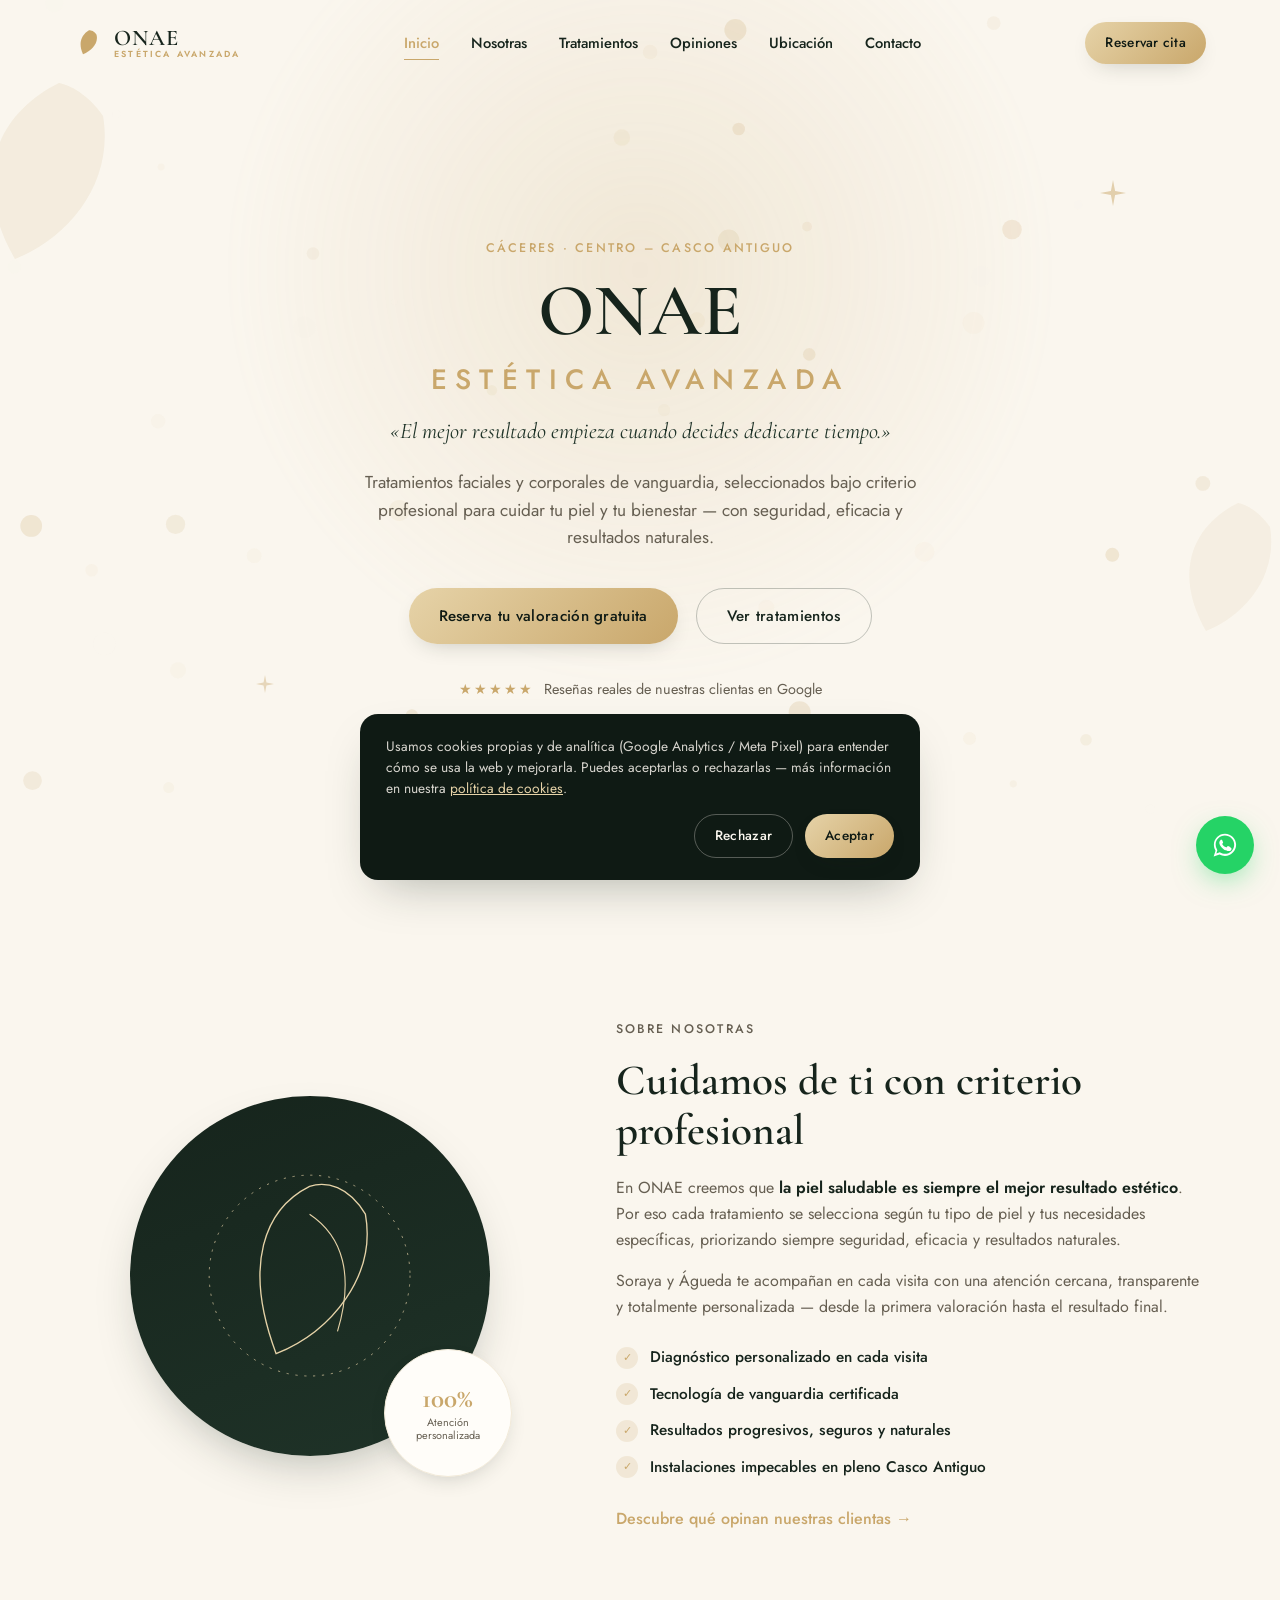
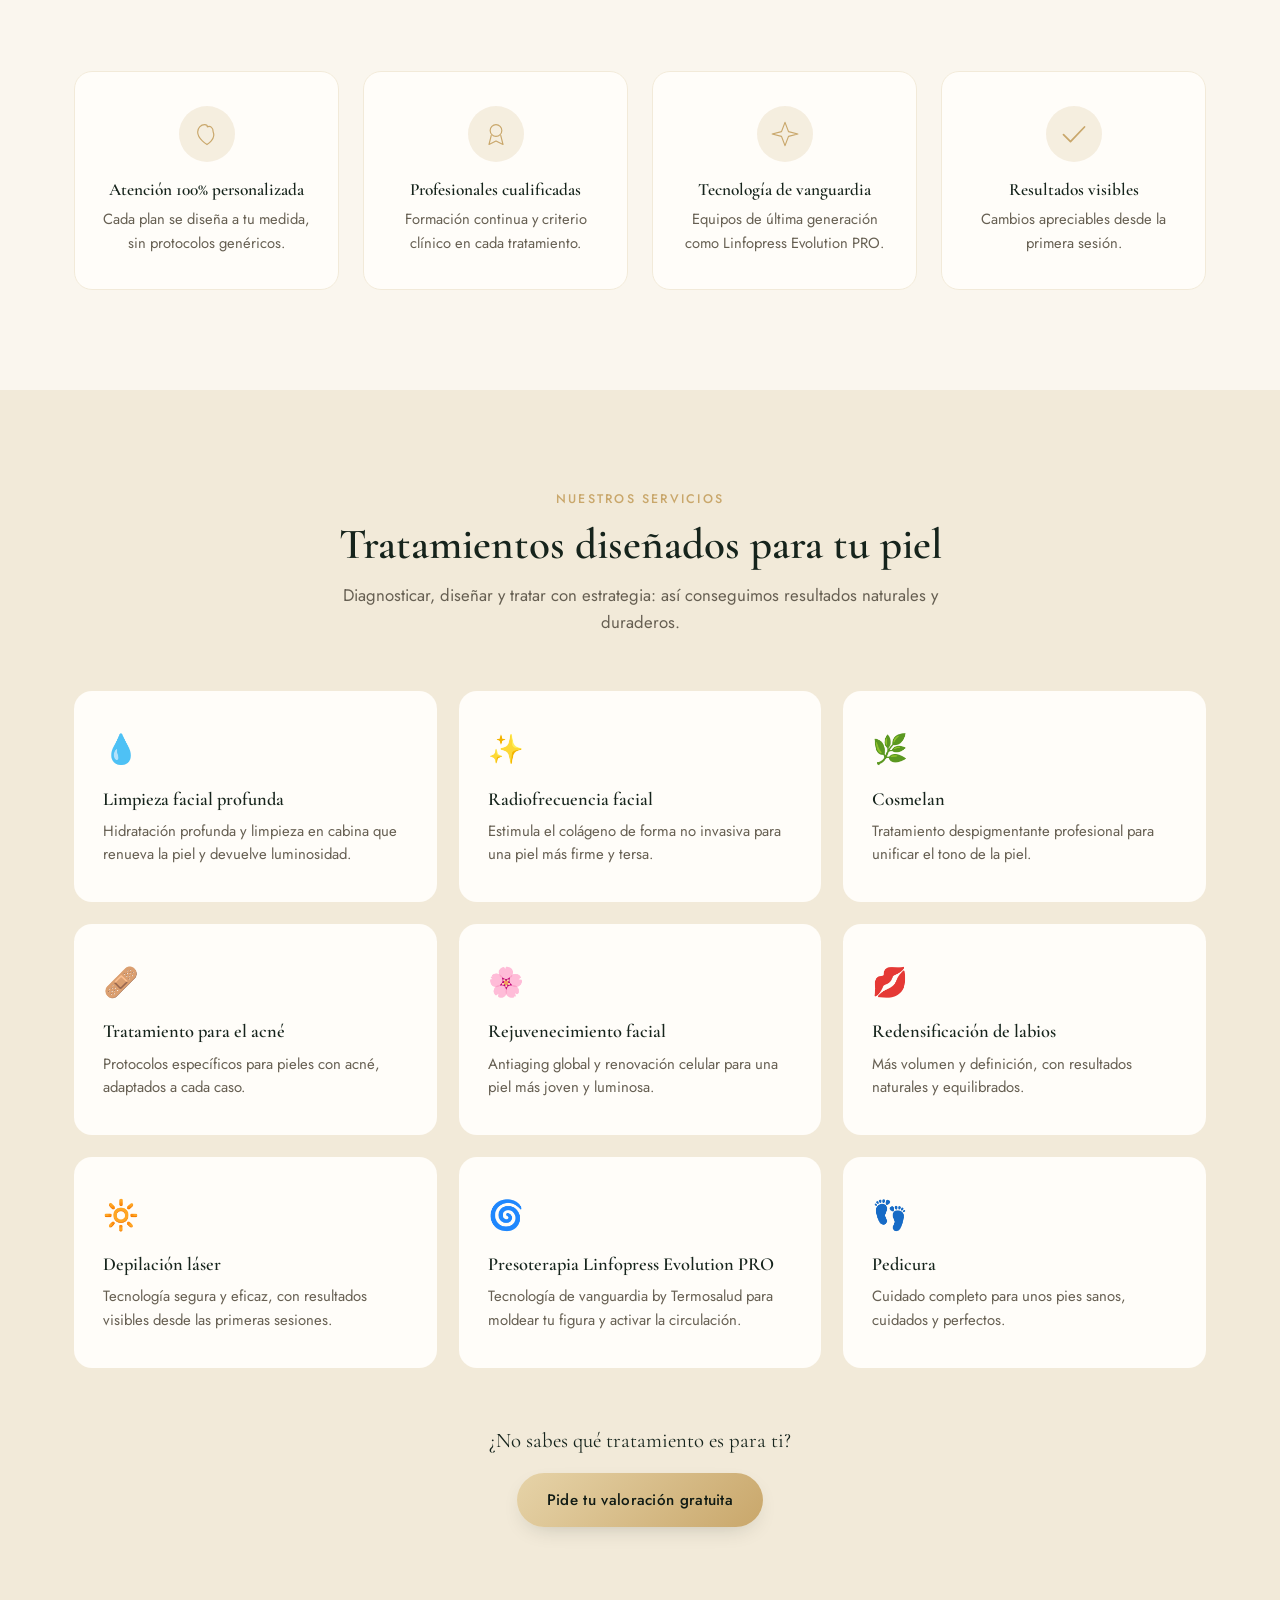
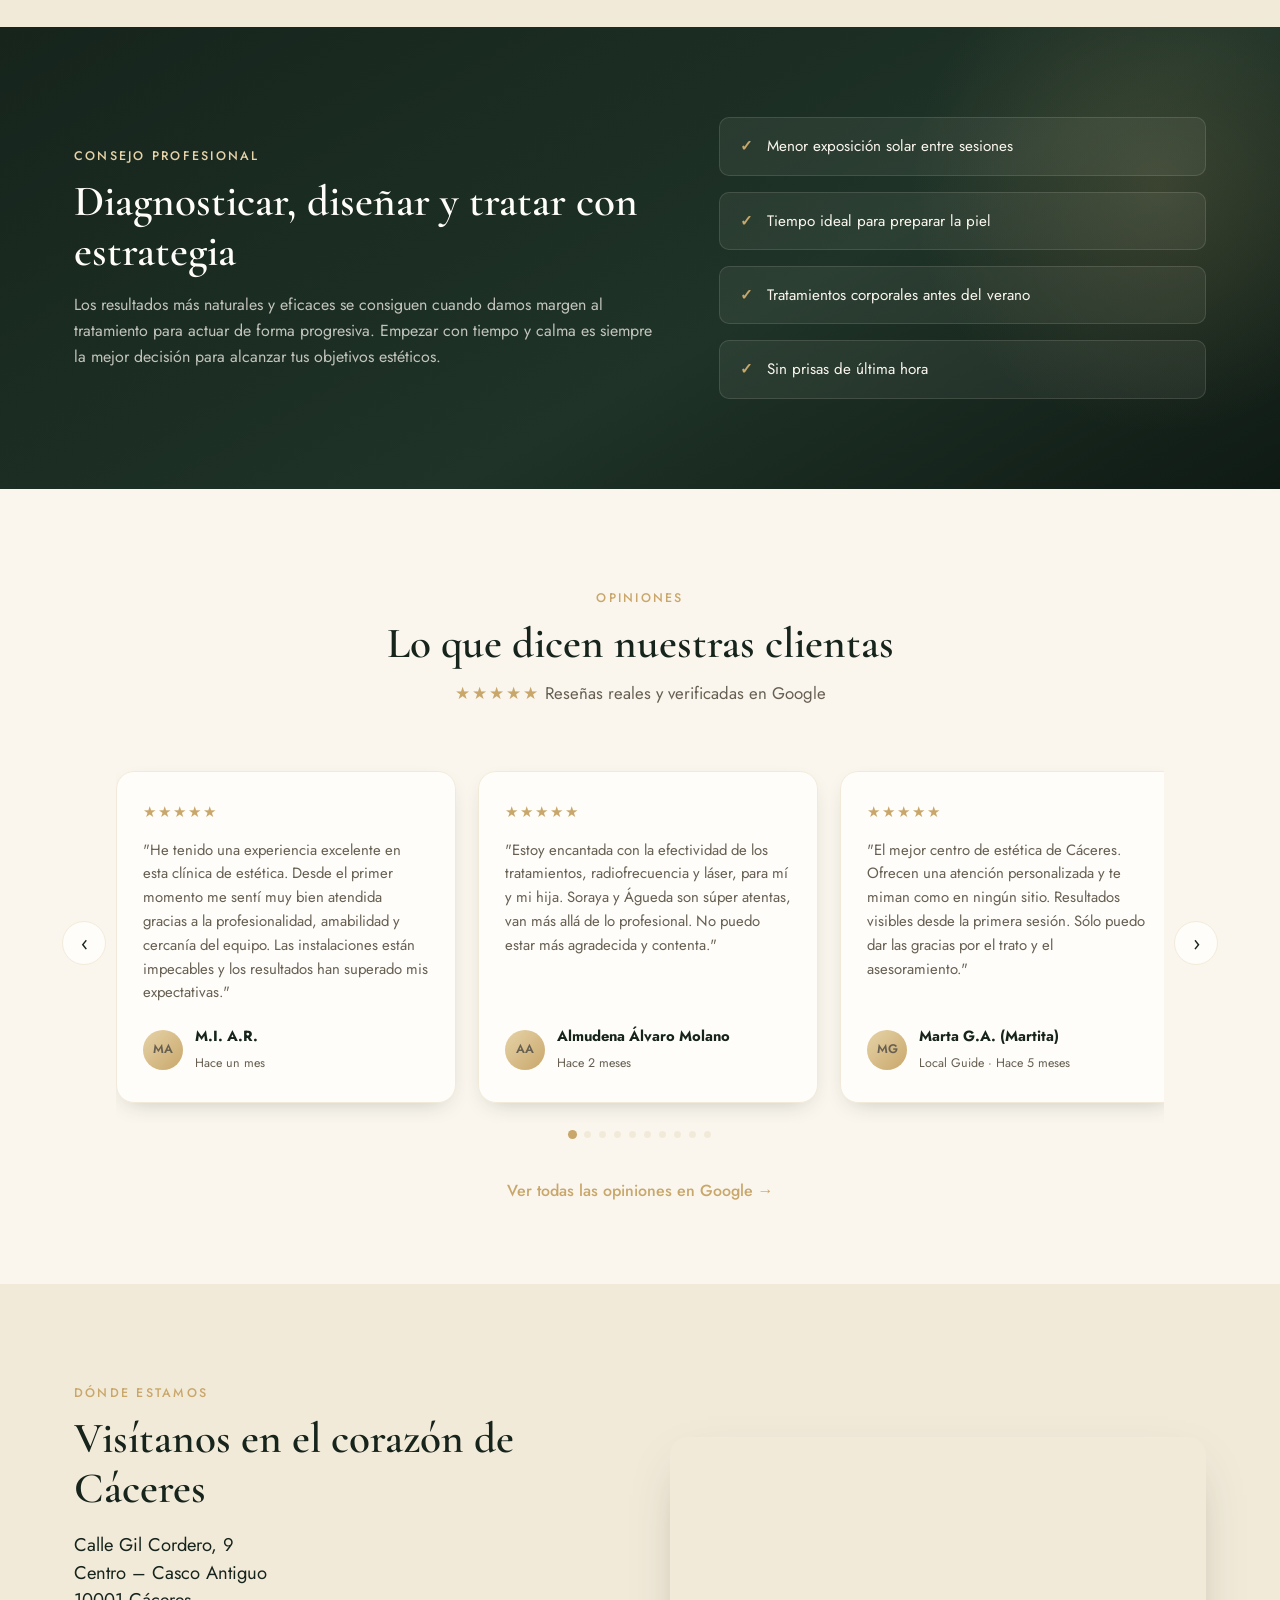
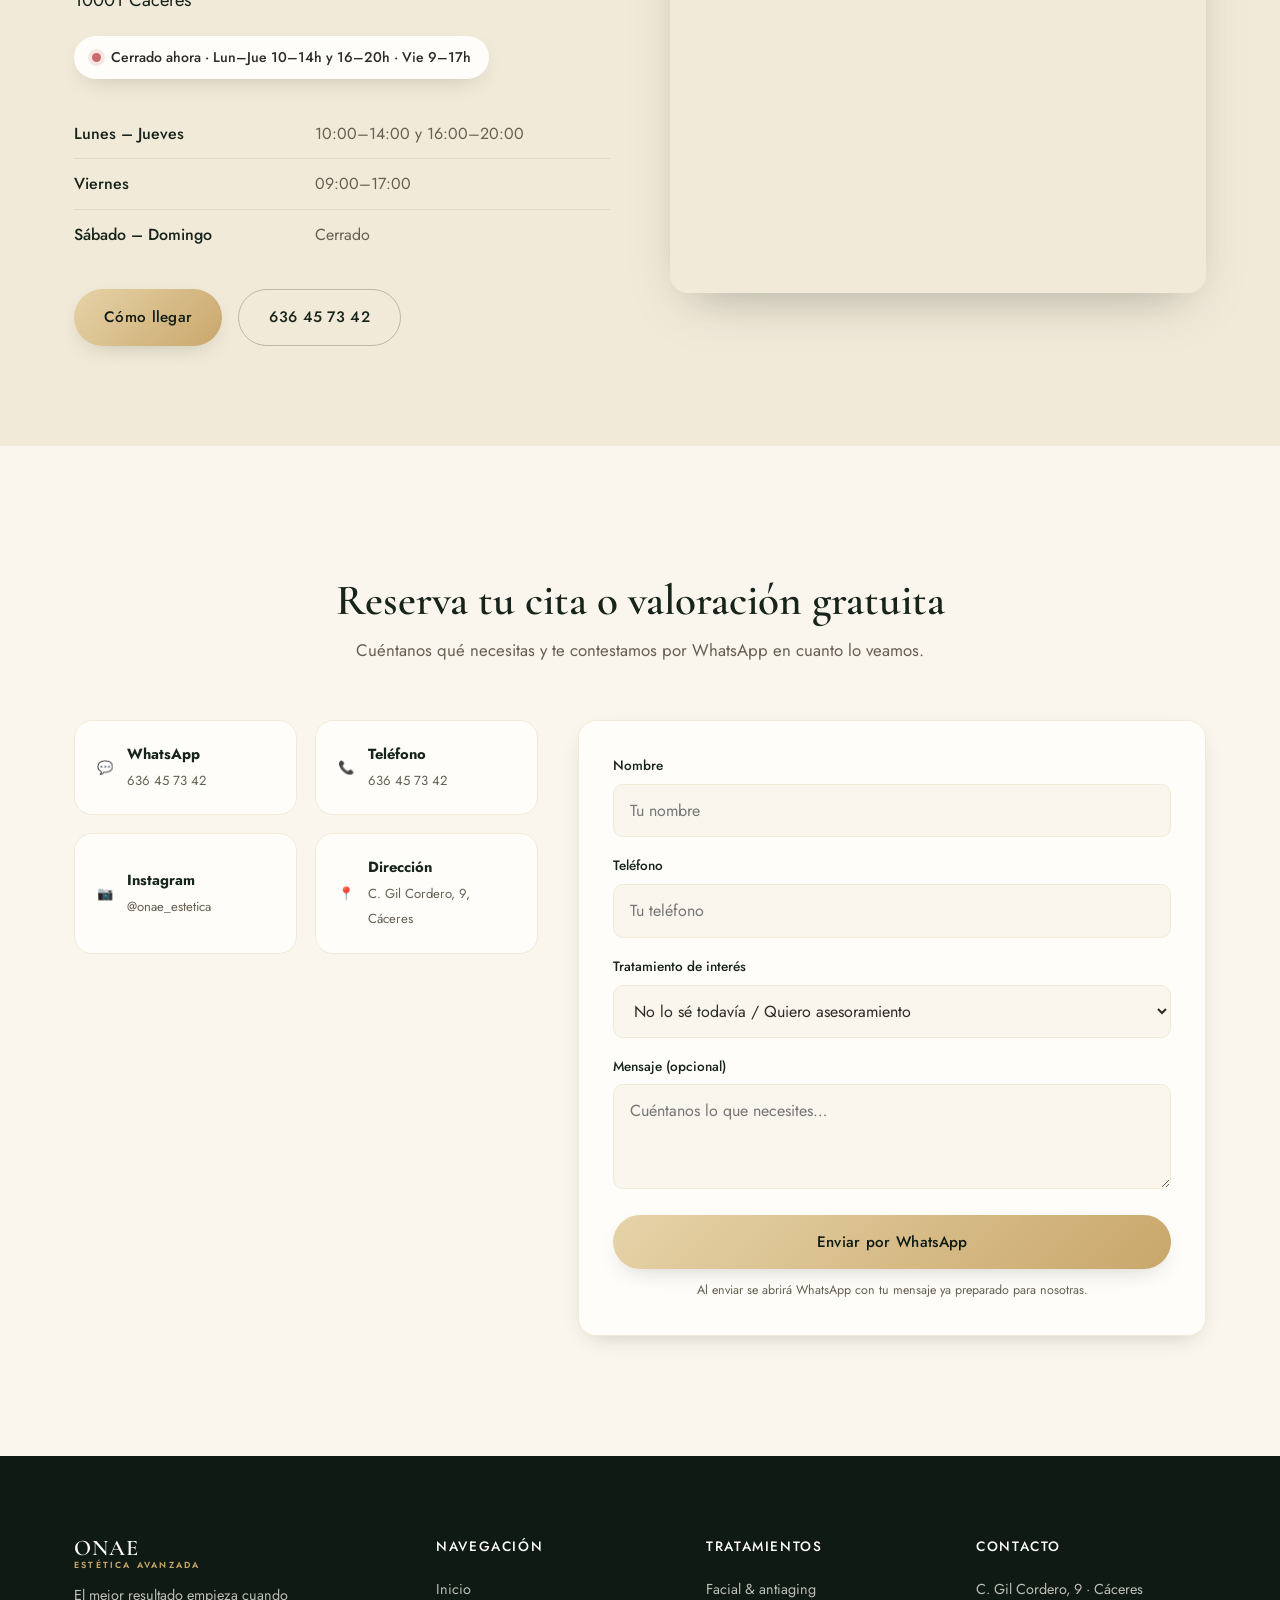
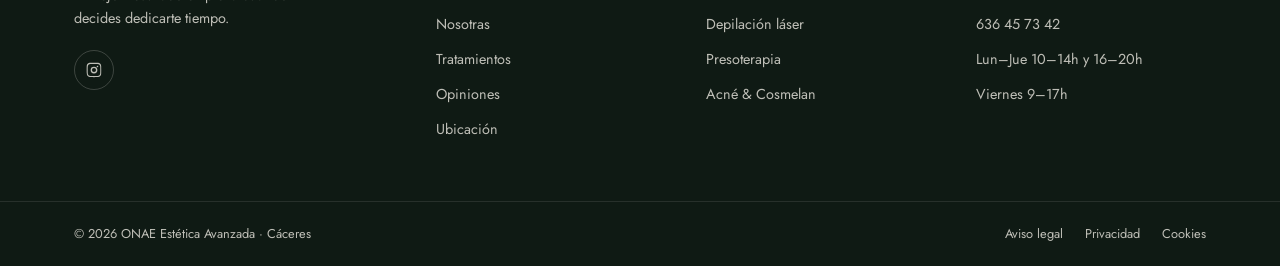
<file: index.html>
<!DOCTYPE html>
<html lang="es">
<head>
<meta charset="UTF-8">
<meta name="viewport" content="width=device-width, initial-scale=1.0">
<title>ONAE Estética Avanzada | Centro de Estética en Cáceres</title>
<meta name="description" content="Centro de estética avanzada en el Casco Antiguo de Cáceres. Limpieza facial, radiofrecuencia, depilación láser, presoterapia y tratamientos antiaging con atención 100% personalizada. Reserva tu valoración gratuita.">
<meta name="keywords" content="estética Cáceres, centro estética avanzada, depilación láser Cáceres, radiofrecuencia facial, tratamiento acné, presoterapia, Cosmelan, ONAE estética">
<meta name="author" content="ONAE Estética Avanzada">
<meta name="theme-color" content="#16241c">
<link rel="canonical" href="https://cumbrenoortizsaul-eng.github.io/onae-estetica/">

<!-- Open Graph -->
<meta property="og:type" content="business.business">
<meta property="og:title" content="ONAE Estética Avanzada | Cáceres">
<meta property="og:description" content="El mejor resultado empieza cuando decides dedicarte tiempo. Tratamientos faciales y corporales de vanguardia en el corazón de Cáceres.">
<meta property="og:image" content="assets/og-image.svg">
<meta property="og:url" content="https://cumbrenoortizsaul-eng.github.io/onae-estetica/">
<meta property="og:locale" content="es_ES">
<meta name="twitter:card" content="summary_large_image">
<meta name="twitter:title" content="ONAE Estética Avanzada | Cáceres">
<meta name="twitter:description" content="Tratamientos faciales y corporales de vanguardia con atención 100% personalizada.">
<meta name="twitter:image" content="assets/og-image.svg">

<!-- Favicon -->
<link rel="icon" type="image/svg+xml" href="assets/favicon.svg">
<link rel="apple-touch-icon" href="assets/favicon.svg">
<link rel="manifest" href="assets/site.webmanifest">

<!-- Fonts -->
<link rel="preconnect" href="https://fonts.googleapis.com">
<link rel="preconnect" href="https://fonts.gstatic.com" crossorigin>
<link href="https://fonts.googleapis.com/css2?family=Cormorant+Garamond:ital,wght@0,400;0,500;0,600;1,500&family=Jost:wght@300;400;500;600&display=swap" rel="stylesheet">

<link rel="stylesheet" href="css/style.css">

<!-- Structured data -->
<script type="application/ld+json">
{
  "@context": "https://schema.org",
  "@type": "BeautySalon",
  "name": "ONAE Estética Avanzada",
  "image": "assets/og-image.svg",
  "telephone": "+34636457342",
  "priceRange": "€€",
  "address": {
    "@type": "PostalAddress",
    "streetAddress": "Calle Gil Cordero, 9",
    "addressLocality": "Cáceres",
    "addressRegion": "Cáceres",
    "postalCode": "10001",
    "addressCountry": "ES"
  },
  "openingHoursSpecification": [
    {
      "@type": "OpeningHoursSpecification",
      "dayOfWeek": ["Monday", "Tuesday", "Wednesday", "Thursday"],
      "opens": "10:00",
      "closes": "14:00"
    },
    {
      "@type": "OpeningHoursSpecification",
      "dayOfWeek": ["Monday", "Tuesday", "Wednesday", "Thursday"],
      "opens": "16:00",
      "closes": "20:00"
    },
    {
      "@type": "OpeningHoursSpecification",
      "dayOfWeek": ["Friday"],
      "opens": "09:00",
      "closes": "17:00"
    }
  ],
  "sameAs": ["https://www.instagram.com/onae_estetica/"],
  "url": "https://cumbrenoortizsaul-eng.github.io/onae-estetica/"
}
</script>
</head>
<body>

<!-- Animated background canvas (soft floating particles) -->
<canvas id="particle-canvas" aria-hidden="true"></canvas>

<!-- Decorative floating botanical shapes -->
<div class="botanical-layer" aria-hidden="true">
  <svg class="botanical leaf-1" viewBox="0 0 100 100"><path d="M50 5C20 20 10 50 30 85C55 75 75 50 70 20C63 10 55 6 50 5Z" /></svg>
  <svg class="botanical leaf-2" viewBox="0 0 100 100"><path d="M50 5C20 20 10 50 30 85C55 75 75 50 70 20C63 10 55 6 50 5Z" /></svg>
  <svg class="botanical spark-1" viewBox="0 0 100 100"><path d="M50 0 L58 42 L100 50 L58 58 L50 100 L42 58 L0 50 L42 42 Z" /></svg>
  <svg class="botanical leaf-3" viewBox="0 0 100 100"><path d="M50 5C20 20 10 50 30 85C55 75 75 50 70 20C63 10 55 6 50 5Z" /></svg>
  <svg class="botanical spark-2" viewBox="0 0 100 100"><path d="M50 0 L58 42 L100 50 L58 58 L50 100 L42 58 L0 50 L42 42 Z" /></svg>
</div>

<!-- ================= HEADER ================= -->
<header class="site-header" id="site-header">
  <div class="container header-inner">
    <a href="#inicio" class="logo">
      <span class="logo-mark" aria-hidden="true">
        <svg viewBox="0 0 40 40"><path d="M20 3C10 9 5 20 12 35C24 30 33 20 30 9C27 4 23 3 20 3Z"/></svg>
      </span>
      <span class="logo-text">ONAE<em>Estética Avanzada</em></span>
    </a>

    <nav class="main-nav" id="main-nav">
      <ul>
        <li><a href="#inicio" class="nav-link active">Inicio</a></li>
        <li><a href="#nosotras" class="nav-link">Nosotras</a></li>
        <li><a href="#tratamientos" class="nav-link">Tratamientos</a></li>
        <li><a href="#opiniones" class="nav-link">Opiniones</a></li>
        <li><a href="#ubicacion" class="nav-link">Ubicación</a></li>
        <li><a href="#contacto" class="nav-link">Contacto</a></li>
      </ul>
    </nav>

    <div class="header-actions">
      <a href="https://wa.me/34636457342?text=Hola%20ONAE%2C%20me%20gustar%C3%ADa%20reservar%20una%20valoraci%C3%B3n%20gratuita" class="btn btn-primary btn-small" target="_blank" rel="noopener">Reservar cita</a>
      <button class="nav-toggle" id="nav-toggle" aria-label="Abrir menú" aria-expanded="false" aria-controls="main-nav">
        <span></span><span></span><span></span>
      </button>
    </div>
  </div>
</header>

<main>
<!-- ================= HERO ================= -->
<section class="hero" id="inicio">
  <div class="hero-glow" aria-hidden="true"></div>
  <div class="container hero-inner">
    <p class="eyebrow reveal">Cáceres · Centro&nbsp;–&nbsp;Casco&nbsp;Antiguo</p>
    <h1 class="hero-title reveal">ONAE <span>Estética Avanzada</span></h1>
    <p class="hero-quote reveal">«El mejor resultado empieza cuando decides dedicarte tiempo.»</p>
    <p class="hero-text reveal">Tratamientos faciales y corporales de vanguardia, seleccionados bajo criterio profesional para cuidar tu piel y tu bienestar — con seguridad, eficacia y resultados naturales.</p>

    <div class="hero-actions reveal">
      <a href="https://wa.me/34636457342?text=Hola%20ONAE%2C%20me%20gustar%C3%ADa%20reservar%20una%20valoraci%C3%B3n%20gratuita" class="btn btn-primary" target="_blank" rel="noopener">
        Reserva tu valoración gratuita
      </a>
      <a href="#tratamientos" class="btn btn-ghost">Ver tratamientos</a>
    </div>

    <div class="hero-trust reveal">
      <span class="stars" aria-hidden="true">★★★★★</span>
      <span>Reseñas reales de nuestras clientas en Google</span>
    </div>
  </div>

  <a href="#nosotras" class="scroll-cue" aria-label="Bajar a la siguiente sección">
    <span></span>
  </a>
</section>

<!-- ================= ABOUT ================= -->
<section class="about" id="nosotras">
  <div class="container about-grid">
    <div class="about-visual reveal">
      <div class="about-frame">
        <svg viewBox="0 0 200 200" class="about-botanical" aria-hidden="true">
          <path d="M100 20 C60 40 40 90 70 170 C120 150 160 100 150 45 C135 20 115 15 100 20 Z" fill="none" stroke="currentColor" stroke-width="1.2"/>
          <path d="M100 45 C130 65 140 100 125 150" fill="none" stroke="currentColor" stroke-width="1"/>
          <circle cx="100" cy="100" r="90" fill="none" stroke="currentColor" stroke-width="0.6" stroke-dasharray="2 6"/>
        </svg>
        <div class="about-badge">
          <strong>100%</strong>
          <span>Atención<br>personalizada</span>
        </div>
      </div>
    </div>

    <div class="about-content">
      <p class="eyebrow reveal">Sobre nosotras</p>
      <h2 class="reveal">Cuidamos de ti con criterio profesional</h2>
      <p class="reveal">En ONAE creemos que <strong>la piel saludable es siempre el mejor resultado estético</strong>. Por eso cada tratamiento se selecciona según tu tipo de piel y tus necesidades específicas, priorizando siempre seguridad, eficacia y resultados naturales.</p>
      <p class="reveal">Soraya y Águeda te acompañan en cada visita con una atención cercana, transparente y totalmente personalizada — desde la primera valoración hasta el resultado final.</p>

      <ul class="feature-list reveal">
        <li><span class="feature-icon">✓</span> Diagnóstico personalizado en cada visita</li>
        <li><span class="feature-icon">✓</span> Tecnología de vanguardia certificada</li>
        <li><span class="feature-icon">✓</span> Resultados progresivos, seguros y naturales</li>
        <li><span class="feature-icon">✓</span> Instalaciones impecables en pleno Casco Antiguo</li>
      </ul>

      <a href="#opiniones" class="link-arrow reveal">Descubre qué opinan nuestras clientas →</a>
    </div>
  </div>
</section>

<!-- ================= WHY US ================= -->
<section class="why-us">
  <div class="container">
    <div class="why-grid">
      <div class="why-card reveal">
        <span class="why-icon"><svg viewBox="0 0 48 48"><path d="M24 42s-16-9.5-16-21.5C8 13.6 13.2 8 20 8c2.9 0 5.6 1.4 4 4 5.4-3.4 10.6 1 10.6 8.5C40 32.5 24 42 24 42Z" fill="none" stroke="currentColor" stroke-width="2"/></svg></span>
        <h3>Atención 100% personalizada</h3>
        <p>Cada plan se diseña a tu medida, sin protocolos genéricos.</p>
      </div>
      <div class="why-card reveal">
        <span class="why-icon"><svg viewBox="0 0 48 48"><circle cx="24" cy="18" r="10" fill="none" stroke="currentColor" stroke-width="2"/><path d="M16 26 12 42l12-6 12 6-4-16" fill="none" stroke="currentColor" stroke-width="2" stroke-linejoin="round"/></svg></span>
        <h3>Profesionales cualificadas</h3>
        <p>Formación continua y criterio clínico en cada tratamiento.</p>
      </div>
      <div class="why-card reveal">
        <span class="why-icon"><svg viewBox="0 0 48 48"><path d="M24 4 30 20 46 24 30 28 24 44 18 28 2 24 18 20Z" fill="none" stroke="currentColor" stroke-width="2" stroke-linejoin="round"/></svg></span>
        <h3>Tecnología de vanguardia</h3>
        <p>Equipos de última generación como Linfopress Evolution PRO.</p>
      </div>
      <div class="why-card reveal">
        <span class="why-icon"><svg viewBox="0 0 48 48"><path d="M6 25 18 37 42 12" fill="none" stroke="currentColor" stroke-width="3" stroke-linecap="round" stroke-linejoin="round"/></svg></span>
        <h3>Resultados visibles</h3>
        <p>Cambios apreciables desde la primera sesión.</p>
      </div>
    </div>
  </div>
</section>

<!-- ================= SERVICES ================= -->
<section class="services" id="tratamientos">
  <div class="container">
    <div class="section-head">
      <p class="eyebrow reveal">Nuestros servicios</p>
      <h2 class="reveal">Tratamientos diseñados para tu piel</h2>
      <p class="section-subtitle reveal">Diagnosticar, diseñar y tratar con estrategia: así conseguimos resultados naturales y duraderos.</p>
    </div>

    <div class="services-grid">
      <article class="service-card reveal">
        <span class="service-icon">💧</span>
        <h3>Limpieza facial profunda</h3>
        <p>Hidratación profunda y limpieza en cabina que renueva la piel y devuelve luminosidad.</p>
      </article>
      <article class="service-card reveal">
        <span class="service-icon">✨</span>
        <h3>Radiofrecuencia facial</h3>
        <p>Estimula el colágeno de forma no invasiva para una piel más firme y tersa.</p>
      </article>
      <article class="service-card reveal">
        <span class="service-icon">🌿</span>
        <h3>Cosmelan</h3>
        <p>Tratamiento despigmentante profesional para unificar el tono de la piel.</p>
      </article>
      <article class="service-card reveal">
        <span class="service-icon">🩹</span>
        <h3>Tratamiento para el acné</h3>
        <p>Protocolos específicos para pieles con acné, adaptados a cada caso.</p>
      </article>
      <article class="service-card reveal">
        <span class="service-icon">🌸</span>
        <h3>Rejuvenecimiento facial</h3>
        <p>Antiaging global y renovación celular para una piel más joven y luminosa.</p>
      </article>
      <article class="service-card reveal">
        <span class="service-icon">💋</span>
        <h3>Redensificación de labios</h3>
        <p>Más volumen y definición, con resultados naturales y equilibrados.</p>
      </article>
      <article class="service-card reveal">
        <span class="service-icon">🔆</span>
        <h3>Depilación láser</h3>
        <p>Tecnología segura y eficaz, con resultados visibles desde las primeras sesiones.</p>
      </article>
      <article class="service-card reveal">
        <span class="service-icon">🌀</span>
        <h3>Presoterapia Linfopress Evolution PRO</h3>
        <p>Tecnología de vanguardia by Termosalud para moldear tu figura y activar la circulación.</p>
      </article>
      <article class="service-card reveal">
        <span class="service-icon">👣</span>
        <h3>Pedicura</h3>
        <p>Cuidado completo para unos pies sanos, cuidados y perfectos.</p>
      </article>
    </div>

    <div class="services-cta reveal">
      <p>¿No sabes qué tratamiento es para ti?</p>
      <a href="https://wa.me/34636457342?text=Hola%20ONAE%2C%20no%20s%C3%A9%20qu%C3%A9%20tratamiento%20es%20para%20m%C3%AD%2C%20%C2%BFme%20pod%C3%A9is%20asesorar%3F" class="btn btn-primary" target="_blank" rel="noopener">Pide tu valoración gratuita</a>
    </div>
  </div>
</section>

<!-- ================= TIP BANNER ================= -->
<section class="tip-banner">
  <div class="container tip-inner reveal">
    <div class="tip-text">
      <p class="eyebrow">Consejo profesional</p>
      <h2>Diagnosticar, diseñar y tratar con estrategia</h2>
      <p>Los resultados más naturales y eficaces se consiguen cuando damos margen al tratamiento para actuar de forma progresiva. Empezar con tiempo y calma es siempre la mejor decisión para alcanzar tus objetivos estéticos.</p>
    </div>
    <ul class="tip-list">
      <li><span>✓</span> Menor exposición solar entre sesiones</li>
      <li><span>✓</span> Tiempo ideal para preparar la piel</li>
      <li><span>✓</span> Tratamientos corporales antes del verano</li>
      <li><span>✓</span> Sin prisas de última hora</li>
    </ul>
  </div>
</section>

<!-- ================= REVIEWS ================= -->
<section class="reviews" id="opiniones">
  <div class="container">
    <div class="section-head">
      <p class="eyebrow reveal">Opiniones</p>
      <h2 class="reveal">Lo que dicen nuestras clientas</h2>
      <p class="section-subtitle reveal">
        <span class="stars" aria-hidden="true">★★★★★</span>
        Reseñas reales y verificadas en Google
      </p>
    </div>
  </div>

  <div class="reviews-track-wrap reveal">
    <button class="review-nav prev" id="review-prev" aria-label="Reseña anterior">‹</button>
    <div class="reviews-track" id="reviews-track">

      <article class="review-card">
        <div class="review-stars" aria-hidden="true">★★★★★</div>
        <p class="review-text">"He tenido una experiencia excelente en esta clínica de estética. Desde el primer momento me sentí muy bien atendida gracias a la profesionalidad, amabilidad y cercanía del equipo. Las instalaciones están impecables y los resultados han superado mis expectativas."</p>
        <div class="review-author">
          <span class="avatar">MA</span>
          <div><strong>M.I. A.R.</strong><span>Hace un mes</span></div>
        </div>
      </article>

      <article class="review-card">
        <div class="review-stars" aria-hidden="true">★★★★★</div>
        <p class="review-text">"Estoy encantada con la efectividad de los tratamientos, radiofrecuencia y láser, para mí y mi hija. Soraya y Águeda son súper atentas, van más allá de lo profesional. No puedo estar más agradecida y contenta."</p>
        <div class="review-author">
          <span class="avatar">AA</span>
          <div><strong>Almudena Álvaro Molano</strong><span>Hace 2 meses</span></div>
        </div>
      </article>

      <article class="review-card">
        <div class="review-stars" aria-hidden="true">★★★★★</div>
        <p class="review-text">"El mejor centro de estética de Cáceres. Ofrecen una atención personalizada y te miman como en ningún sitio. Resultados visibles desde la primera sesión. Sólo puedo dar las gracias por el trato y el asesoramiento."</p>
        <div class="review-author">
          <span class="avatar">MG</span>
          <div><strong>Marta G.A. (Martita)</strong><span>Local Guide · Hace 5 meses</span></div>
        </div>
      </article>

      <article class="review-card">
        <div class="review-stars" aria-hidden="true">★★★★★</div>
        <p class="review-text">"Acudí para que me asesoraran en depilación láser y desde el principio estuve encantada. Ofrecen una consulta inicial personalizada donde resuelven todas las dudas. Se nota que son grandes profesionales y le ponen mucho cariño a su trabajo."</p>
        <div class="review-author">
          <span class="avatar">UM</span>
          <div><strong>Uxue Morales Rivera</strong><span>Hace 6 meses</span></div>
        </div>
      </article>

      <article class="review-card">
        <div class="review-stars" aria-hidden="true">★★★★★</div>
        <p class="review-text">"Me siento encantada de acudir a este centro, el trato y dedicación que ponen en cada uno de los tratamientos personalizados para que una se sienta mejor es de diez. Gracias chicas por la amabilidad y la confianza."</p>
        <div class="review-author">
          <span class="avatar">GL</span>
          <div><strong>Gema Lumbreras Salgado</strong><span>Hace 2 meses</span></div>
        </div>
      </article>

      <article class="review-card">
        <div class="review-stars" aria-hidden="true">★★★★★</div>
        <p class="review-text">"Súper contenta con Soraya y con Águeda. Acudí para estar súper guapa el día de mi boda y desde entonces no las he abandonado. Siempre me recomiendan lo mejor para mí y me explican todo súper bien. Todo es de 10."</p>
        <div class="review-author">
          <span class="avatar">MP</span>
          <div><strong>María Isabel Paz Ceballos</strong><span>Local Guide · Hace 5 meses</span></div>
        </div>
      </article>

      <article class="review-card">
        <div class="review-stars" aria-hidden="true">★★★★★</div>
        <p class="review-text">"Estoy recibiendo un servicio de depilación láser en pecho y axilas, llevo 3 sesiones y estoy muy contento con el resultado. La maquinaria que tiene el centro es buena y sus servicios excelentes."</p>
        <div class="review-author">
          <span class="avatar">AF</span>
          <div><strong>Alberto Fuente Mostaza</strong><span>Hace 7 meses</span></div>
        </div>
      </article>

      <article class="review-card">
        <div class="review-stars" aria-hidden="true">★★★★★</div>
        <p class="review-text">"Simpáticas, agradables, con ganas de trabajar y que te sientas bien. Podría seguir sin parar de decir lo buenas profesionales que son y lo efectivos que son sus tratamientos."</p>
        <div class="review-author">
          <span class="avatar">GI</span>
          <div><strong>Guillermo Iglesias</strong><span>Local Guide · Hace 5 meses</span></div>
        </div>
      </article>

      <article class="review-card">
        <div class="review-stars" aria-hidden="true">★★★★★</div>
        <p class="review-text">"He estado dos veces en la clínica y la experiencia ha sido magnífica, el trato es exquisito y las chicas son súper profesionales, se nota que están formadas en el sector. He quedado súper contento."</p>
        <div class="review-author">
          <span class="avatar">CN</span>
          <div><strong>Carlos Javier Nevado Alamillo</strong><span>Hace 9 meses</span></div>
        </div>
      </article>

      <article class="review-card">
        <div class="review-stars" aria-hidden="true">★★★★★</div>
        <p class="review-text">"Excelente servicio con una atención increíble desde el primer contacto. Estoy llevando un tratamiento a medio plazo y estoy muy contenta. Águeda y Soraya son espectaculares."</p>
        <div class="review-author">
          <span class="avatar">MJ</span>
          <div><strong>Mariel Jaramillo Mondragón</strong><span>Hace 4 meses</span></div>
        </div>
      </article>

    </div>
    <button class="review-nav next" id="review-next" aria-label="Siguiente reseña">›</button>
  </div>

  <div class="reviews-dots" id="reviews-dots"></div>

  <div class="reviews-footer reveal">
    <a href="https://www.google.com/maps/search/?api=1&query=ONAE+ESTETICA+AVANZADA+Cáceres" target="_blank" rel="noopener" class="link-arrow">Ver todas las opiniones en Google →</a>
  </div>
</section>

<!-- ================= LOCATION ================= -->
<section class="location" id="ubicacion">
  <div class="container location-grid">
    <div class="location-info reveal">
      <p class="eyebrow">Dónde estamos</p>
      <h2>Visítanos en el corazón de Cáceres</h2>
      <p class="location-address">
        Calle Gil Cordero, 9<br>
        Centro – Casco Antiguo<br>
        10001 Cáceres
      </p>

      <div class="status-badge" id="status-badge">
        <span class="status-dot" id="status-dot"></span>
        <span id="status-text">Comprobando horario…</span>
      </div>

      <table class="hours-table">
        <tbody>
          <tr><th>Lunes – Jueves</th><td>10:00–14:00 y 16:00–20:00</td></tr>
          <tr><th>Viernes</th><td>09:00–17:00</td></tr>
          <tr><th>Sábado – Domingo</th><td>Cerrado</td></tr>
        </tbody>
      </table>

      <div class="location-actions">
        <a href="https://www.google.com/maps/dir/?api=1&destination=Calle+Gil+Cordero+9+Centro-Casco+Antiguo+10001+Caceres" target="_blank" rel="noopener" class="btn btn-primary">Cómo llegar</a>
        <a href="tel:+34636457342" class="btn btn-ghost">636 45 73 42</a>
      </div>
    </div>

    <div class="location-map reveal">
      <iframe
        title="Mapa de ONAE Estética Avanzada"
        src="https://www.google.com/maps?q=Calle+Gil+Cordero+9+Centro-Casco+Antiguo+10001+Caceres&output=embed"
        loading="lazy"
        referrerpolicy="no-referrer-when-downgrade">
      </iframe>
    </div>
  </div>
</section>

<!-- ================= CONTACT ================= -->
<section class="contact" id="contacto">
  <div class="container">
    <div class="section-head">
      <p class="eyebrow reveal">Contacto</p>
      <h2 class="reveal">Reserva tu cita o valoración gratuita</h2>
      <p class="section-subtitle reveal">Cuéntanos qué necesitas y te contestamos por WhatsApp en cuanto lo veamos.</p>
    </div>

    <div class="contact-grid">
      <div class="contact-cards reveal">
        <a href="https://wa.me/34636457342" target="_blank" rel="noopener" class="contact-card">
          <span class="contact-icon">💬</span>
          <div><strong>WhatsApp</strong><span>636 45 73 42</span></div>
        </a>
        <a href="tel:+34636457342" class="contact-card">
          <span class="contact-icon">📞</span>
          <div><strong>Teléfono</strong><span>636 45 73 42</span></div>
        </a>
        <a href="https://www.instagram.com/onae_estetica/" target="_blank" rel="noopener" class="contact-card">
          <span class="contact-icon">📷</span>
          <div><strong>Instagram</strong><span>@onae_estetica</span></div>
        </a>
        <a href="https://www.google.com/maps/dir/?api=1&destination=Calle+Gil+Cordero+9+Centro-Casco+Antiguo+10001+Caceres" target="_blank" rel="noopener" class="contact-card">
          <span class="contact-icon">📍</span>
          <div><strong>Dirección</strong><span>C. Gil Cordero, 9, Cáceres</span></div>
        </a>
      </div>

      <form class="contact-form reveal" id="contact-form">
        <div class="form-row">
          <label for="f-name">Nombre</label>
          <input type="text" id="f-name" name="name" required placeholder="Tu nombre">
        </div>
        <div class="form-row">
          <label for="f-phone">Teléfono</label>
          <input type="tel" id="f-phone" name="phone" required placeholder="Tu teléfono">
        </div>
        <div class="form-row">
          <label for="f-service">Tratamiento de interés</label>
          <select id="f-service" name="service">
            <option value="No lo sé todavía / Quiero asesoramiento">No lo sé todavía / Quiero asesoramiento</option>
            <option>Limpieza facial profunda</option>
            <option>Radiofrecuencia facial</option>
            <option>Cosmelan</option>
            <option>Tratamiento para el acné</option>
            <option>Rejuvenecimiento facial</option>
            <option>Redensificación de labios</option>
            <option>Depilación láser</option>
            <option>Presoterapia Linfopress</option>
            <option>Pedicura</option>
          </select>
        </div>
        <div class="form-row">
          <label for="f-message">Mensaje (opcional)</label>
          <textarea id="f-message" name="message" rows="3" placeholder="Cuéntanos lo que necesites…"></textarea>
        </div>
        <button type="submit" class="btn btn-primary btn-full">Enviar por WhatsApp</button>
        <p class="form-hint">Al enviar se abrirá WhatsApp con tu mensaje ya preparado para nosotras.</p>
      </form>
    </div>
  </div>
</section>
</main>

<!-- ================= FOOTER ================= -->
<footer class="site-footer">
  <div class="container footer-grid">
    <div class="footer-brand">
      <span class="logo-text">ONAE<em>Estética Avanzada</em></span>
      <p>El mejor resultado empieza cuando decides dedicarte tiempo.</p>
      <a href="https://www.instagram.com/onae_estetica/" target="_blank" rel="noopener" class="social-icon" aria-label="Instagram de ONAE Estética Avanzada">
        <svg viewBox="0 0 24 24"><path d="M12 2.2c3.2 0 3.6 0 4.9.07 1.2.06 2.4.28 3.4 1.28s1.2 2.2 1.28 3.4c.06 1.3.07 1.7.07 4.9s0 3.6-.07 4.9c-.06 1.2-.28 2.4-1.28 3.4s-2.2 1.2-3.4 1.28c-1.3.06-1.7.07-4.9.07s-3.6 0-4.9-.07c-1.2-.06-2.4-.28-3.4-1.28s-1.2-2.2-1.28-3.4C2.2 15.6 2.2 15.2 2.2 12s0-3.6.07-4.9c.06-1.2.28-2.4 1.28-3.4S5.75 2.5 6.95 2.42C8.25 2.36 8.65 2.2 12 2.2Zm0 1.8c-3.15 0-3.52 0-4.76.07-1 .05-1.9.23-2.6.93-.7.7-.88 1.6-.93 2.6C3.64 8.84 3.64 9.2 3.64 12s0 3.16.07 4.4c.05 1 .23 1.9.93 2.6.7.7 1.6.88 2.6.93 1.24.07 1.6.07 4.76.07s3.52 0 4.76-.07c1-.05 1.9-.23 2.6-.93.7-.7.88-1.6.93-2.6.07-1.24.07-1.6.07-4.4s0-3.16-.07-4.4c-.05-1-.23-1.9-.93-2.6-.7-.7-1.6-.88-2.6-.93C15.52 4 15.15 4 12 4Zm0 3.5a4.5 4.5 0 1 1 0 9 4.5 4.5 0 0 1 0-9Zm0 1.8a2.7 2.7 0 1 0 0 5.4 2.7 2.7 0 0 0 0-5.4Zm5.7-2a1.05 1.05 0 1 1-2.1 0 1.05 1.05 0 0 1 2.1 0Z"/></svg>
      </a>
    </div>

    <nav class="footer-col">
      <h4>Navegación</h4>
      <ul>
        <li><a href="#inicio">Inicio</a></li>
        <li><a href="#nosotras">Nosotras</a></li>
        <li><a href="#tratamientos">Tratamientos</a></li>
        <li><a href="#opiniones">Opiniones</a></li>
        <li><a href="#ubicacion">Ubicación</a></li>
      </ul>
    </nav>

    <div class="footer-col">
      <h4>Tratamientos</h4>
      <ul>
        <li><a href="#tratamientos">Facial &amp; antiaging</a></li>
        <li><a href="#tratamientos">Depilación láser</a></li>
        <li><a href="#tratamientos">Presoterapia</a></li>
        <li><a href="#tratamientos">Acné &amp; Cosmelan</a></li>
      </ul>
    </div>

    <div class="footer-col">
      <h4>Contacto</h4>
      <ul>
        <li>C. Gil Cordero, 9 · Cáceres</li>
        <li><a href="tel:+34636457342">636 45 73 42</a></li>
        <li>Lun–Jue 10–14h y 16–20h</li>
        <li>Viernes 9–17h</li>
      </ul>
    </div>
  </div>

  <div class="footer-bottom">
    <div class="container footer-bottom-inner">
      <p>© <span id="year"></span> ONAE Estética Avanzada · Cáceres</p>
      <div class="footer-legal">
        <a href="legal.html#aviso-legal">Aviso legal</a>
        <a href="legal.html#privacidad">Privacidad</a>
        <a href="legal.html#cookies">Cookies</a>
      </div>
    </div>
  </div>
</footer>

<!-- Floating actions -->
<a href="https://wa.me/34636457342?text=Hola%20ONAE%2C%20me%20gustar%C3%ADa%20reservar%20una%20cita" target="_blank" rel="noopener" class="whatsapp-fab" aria-label="Escríbenos por WhatsApp">
  <svg viewBox="0 0 32 32"><path d="M16 3C9 3 3.3 8.7 3.3 15.7c0 2.5.7 4.8 1.9 6.8L3 29l6.7-2.1c1.9 1 4 1.6 6.3 1.6 7 0 12.7-5.7 12.7-12.7S23 3 16 3Zm0 23.1c-2 0-3.9-.5-5.5-1.5l-.4-.2-4 1.2 1.2-3.9-.3-.4a10.4 10.4 0 0 1-1.7-5.6c0-5.8 4.7-10.5 10.6-10.5s10.6 4.7 10.6 10.5S21.8 26.1 16 26.1Zm5.8-7.9c-.3-.2-1.9-.9-2.2-1s-.5-.2-.7.2-.8 1-1 1.2-.4.2-.7.1a8.6 8.6 0 0 1-4.3-3.7c-.3-.5.3-.5.9-1.6.1-.2 0-.4 0-.5s-.7-1.7-1-2.3c-.2-.6-.5-.5-.7-.5h-.6c-.2 0-.5.1-.8.4a3.8 3.8 0 0 0-1.2 2.9c0 1.7 1.2 3.3 1.4 3.6.2.2 2.4 3.7 5.9 5.1.8.3 1.5.5 2 .7.8.2 1.6.2 2.2.1.7-.1 2-.8 2.2-1.6.3-.8.3-1.5.2-1.6-.1-.2-.3-.2-.6-.4Z"/></svg>
</a>

<button class="back-to-top" id="back-to-top" aria-label="Volver arriba">↑</button>

<div class="cookie-consent" id="cookie-consent">
  <p>Usamos cookies propias y de analítica (Google Analytics / Meta Pixel) para entender cómo se usa la web y mejorarla. Puedes aceptarlas o rechazarlas — más información en nuestra <a href="legal.html#cookies">política de cookies</a>.</p>
  <div class="cookie-actions">
    <button id="cookie-reject" class="btn btn-ghost btn-small">Rechazar</button>
    <button id="cookie-accept" class="btn btn-primary btn-small">Aceptar</button>
  </div>
</div>

<script src="js/main.js"></script>
</body>
</html>
</file>
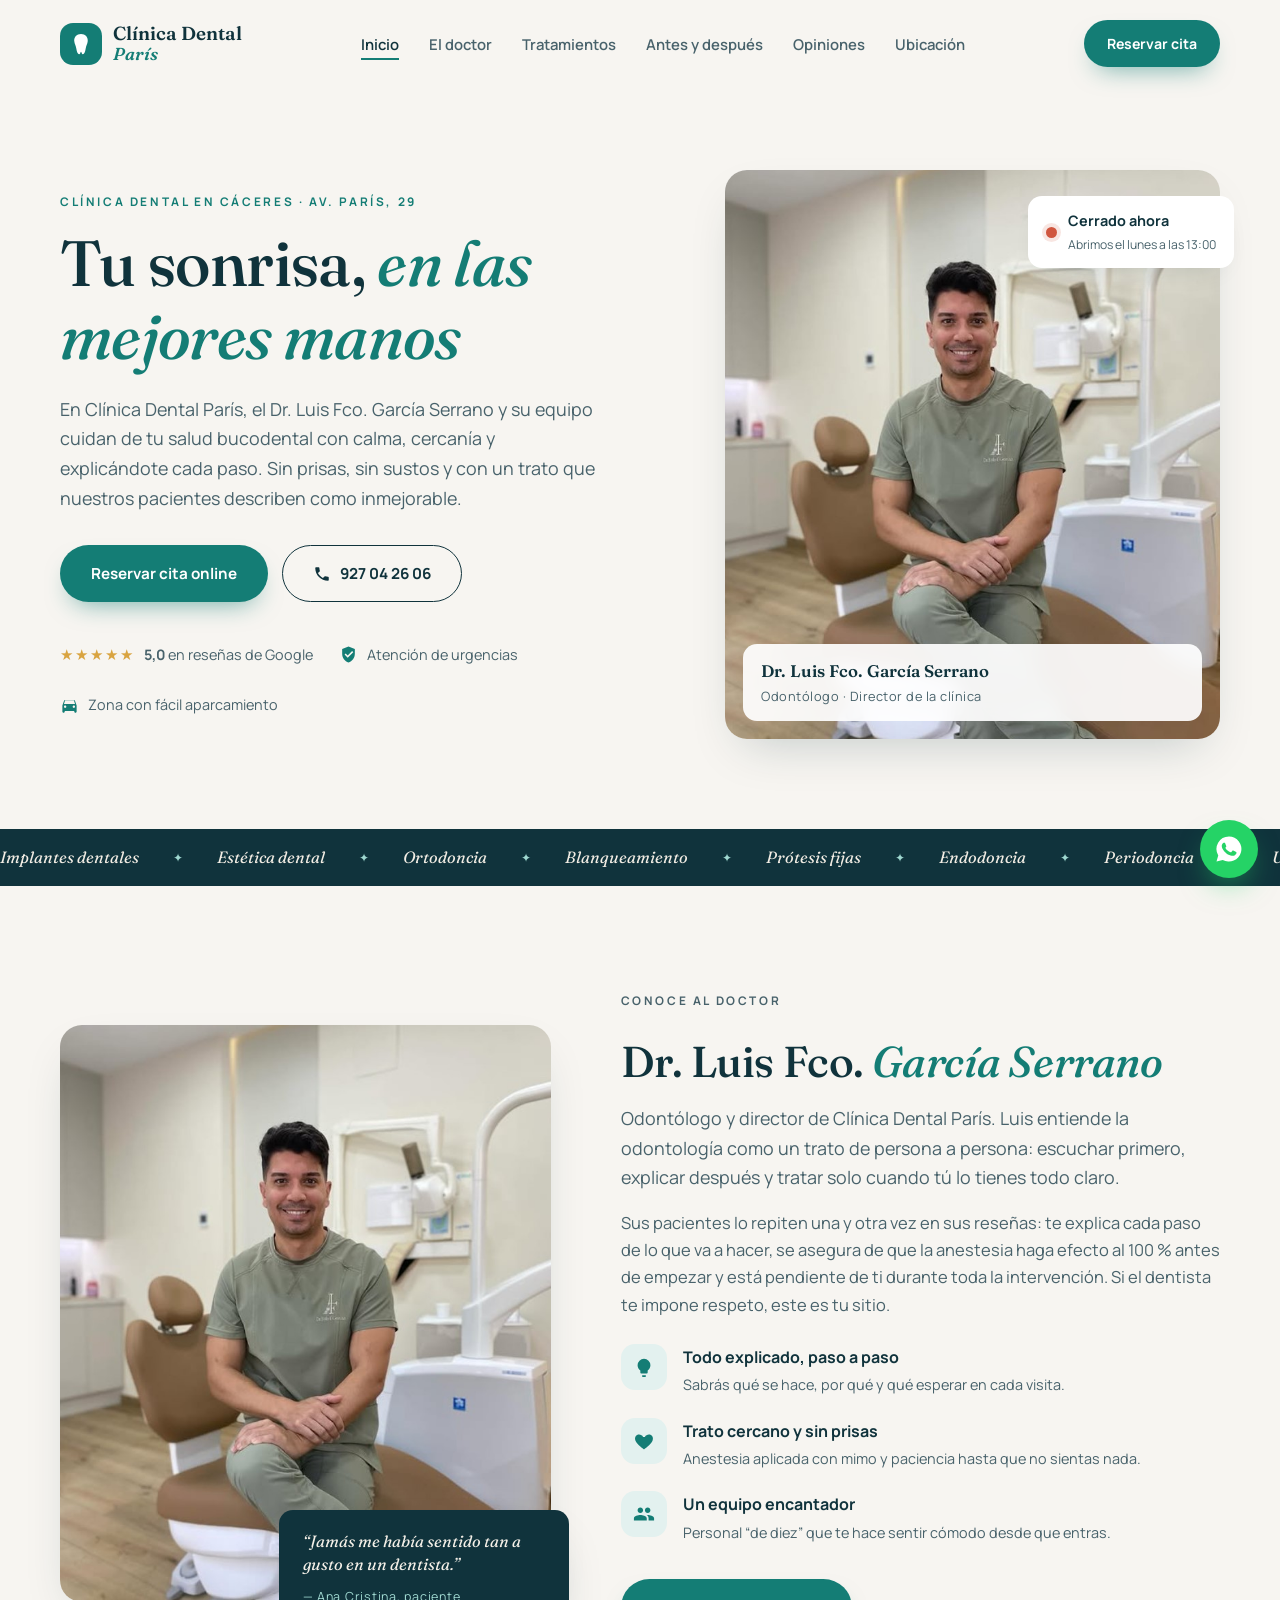
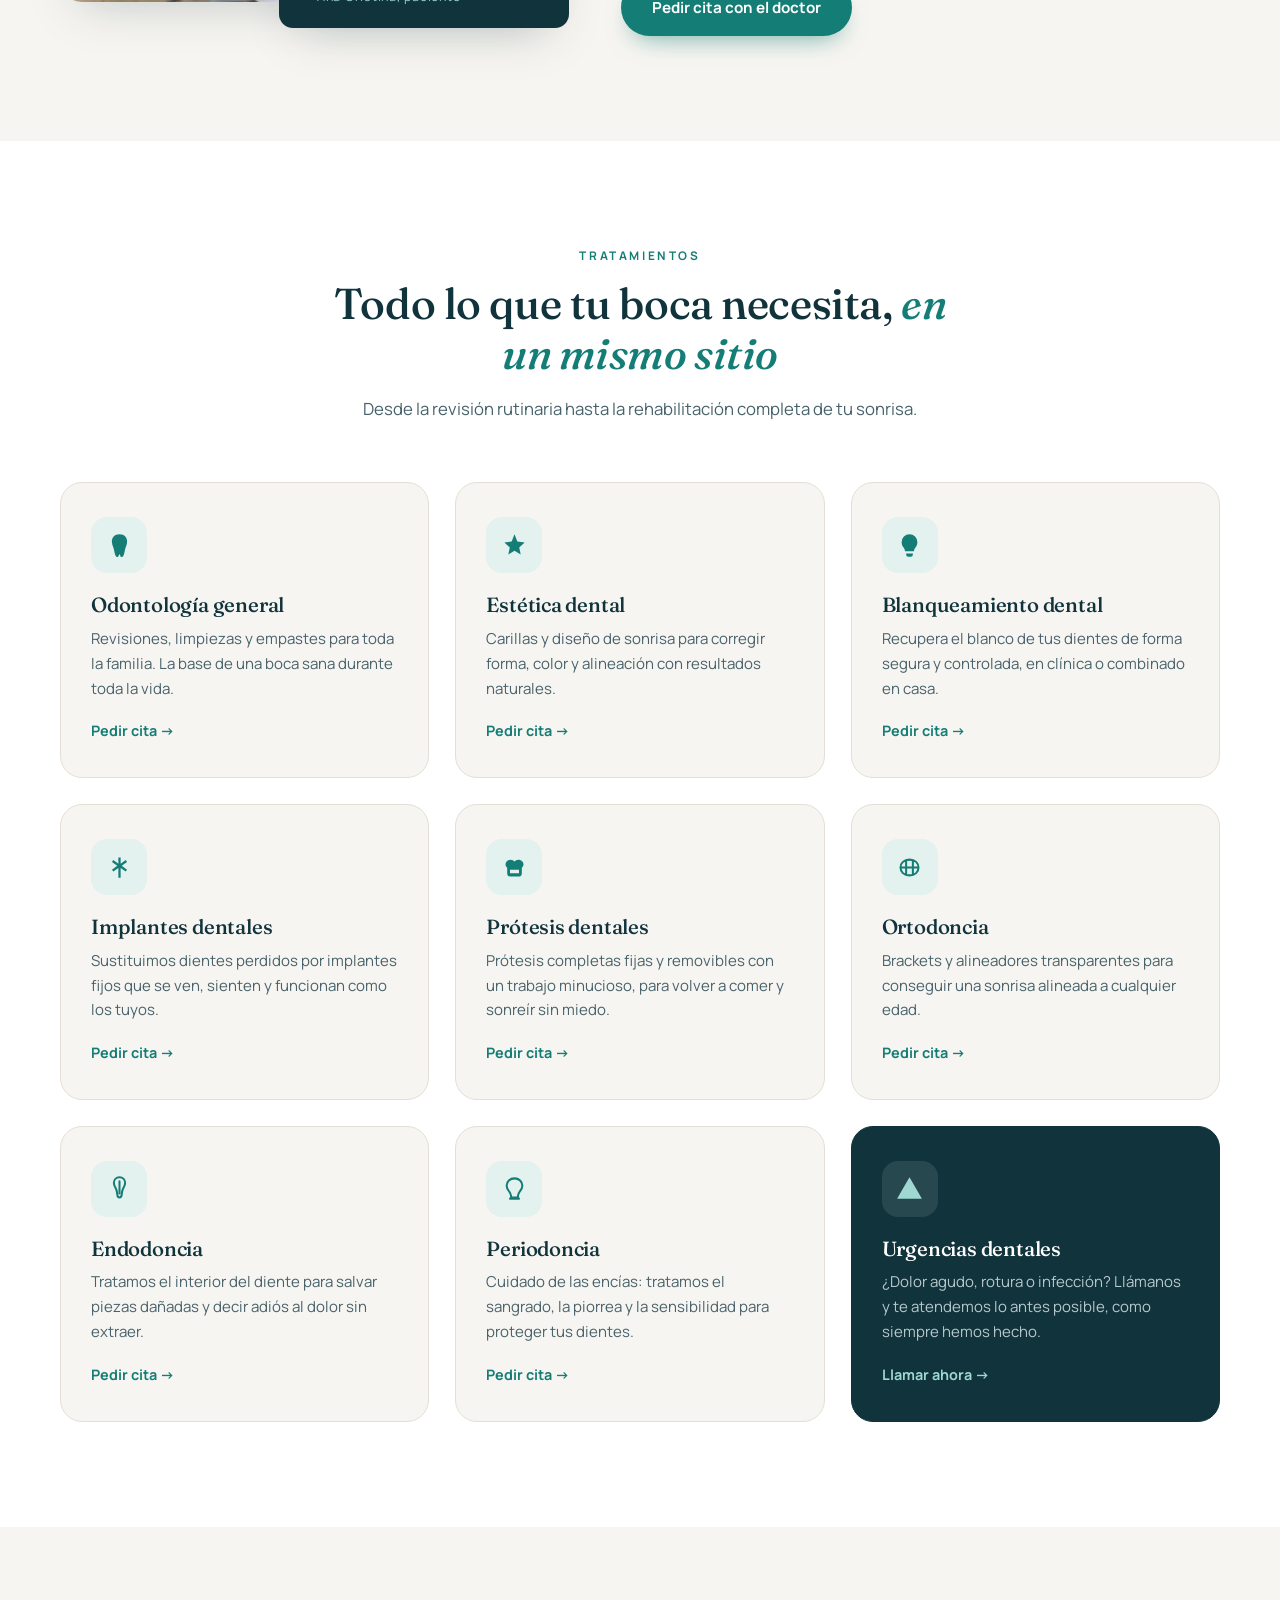
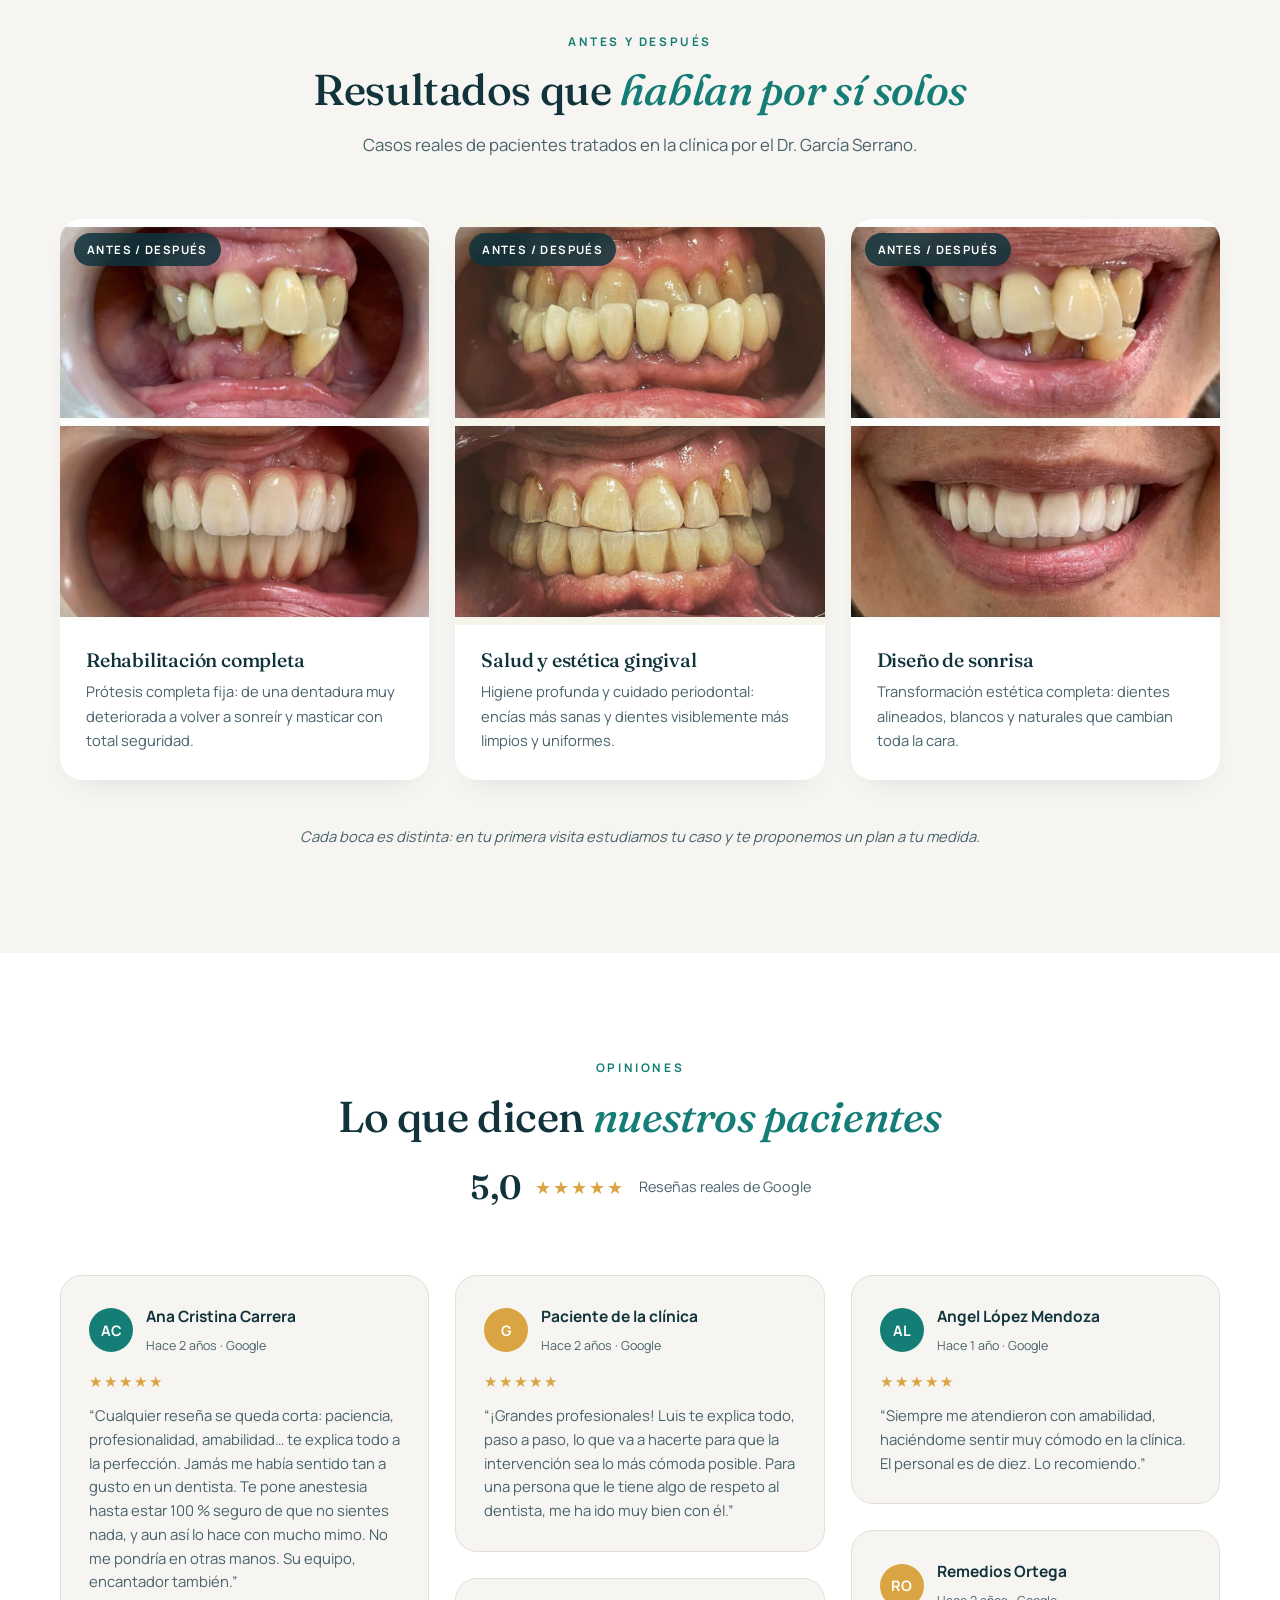
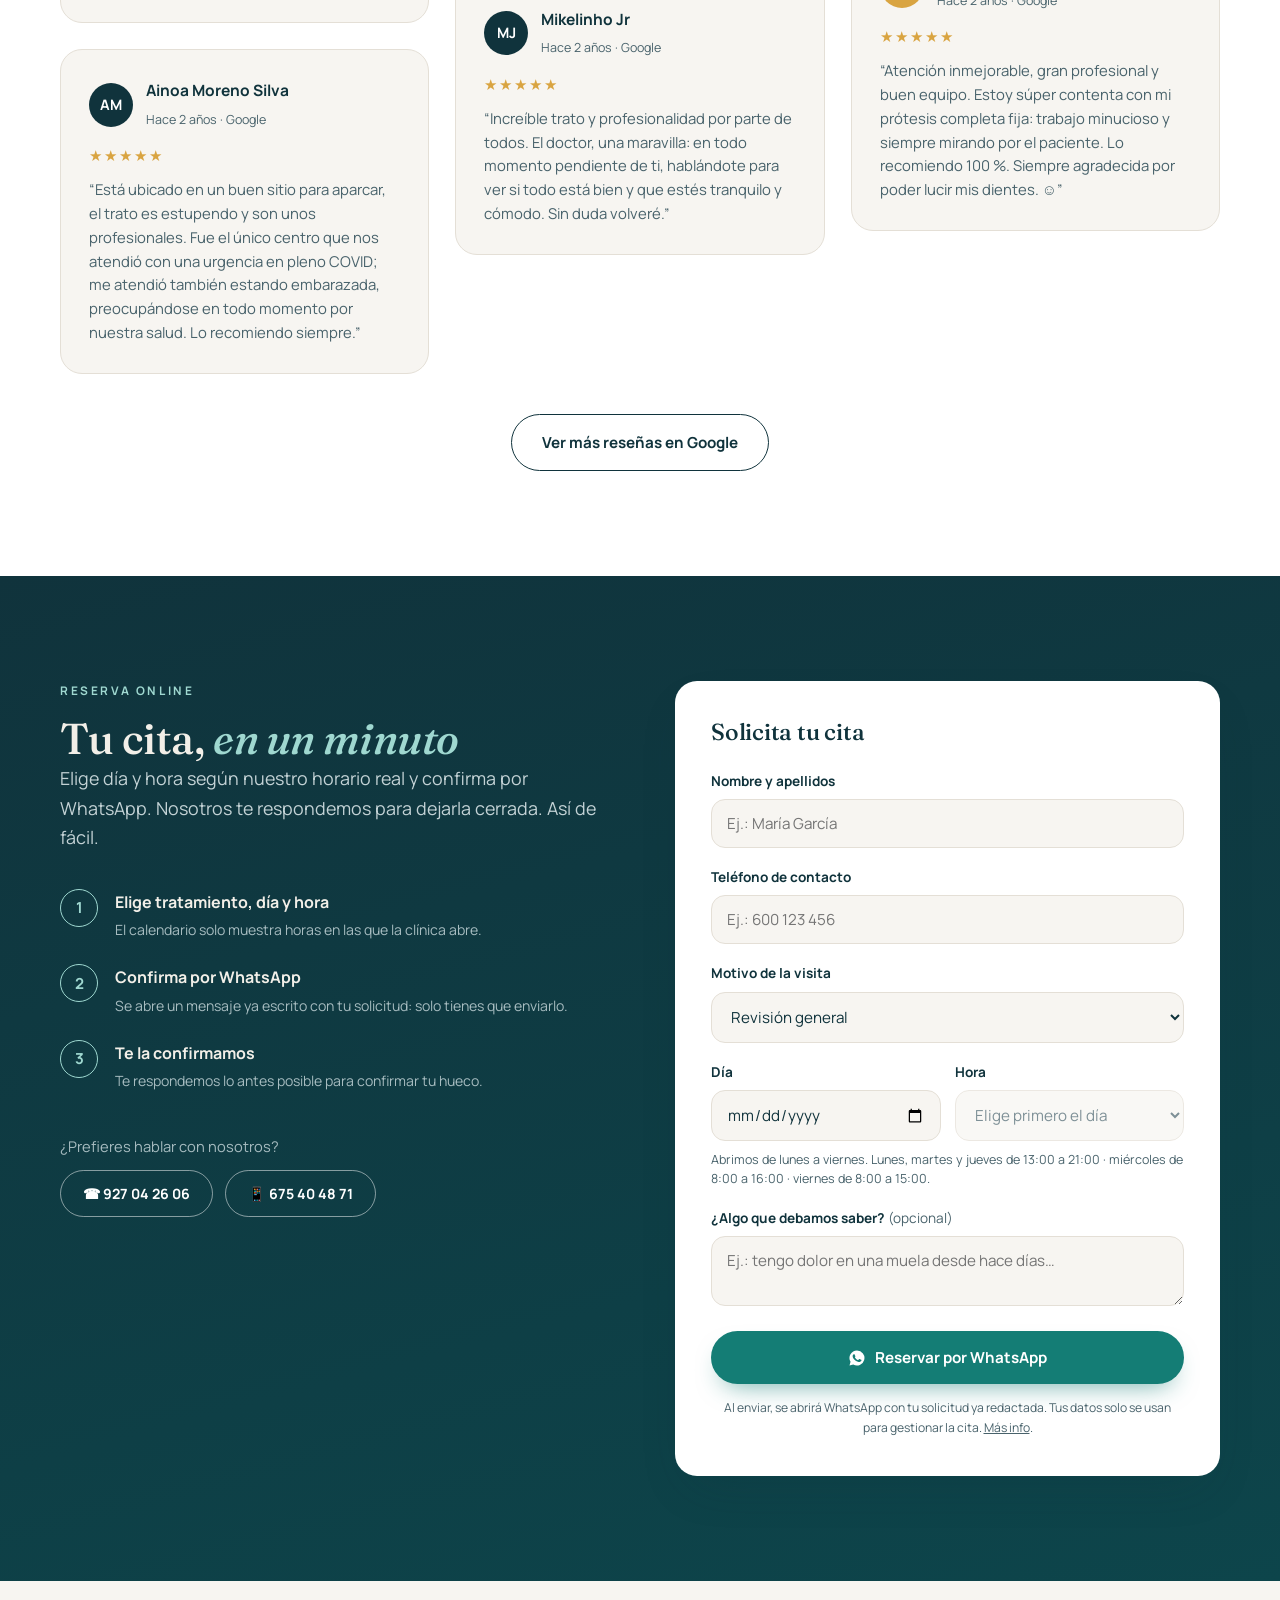
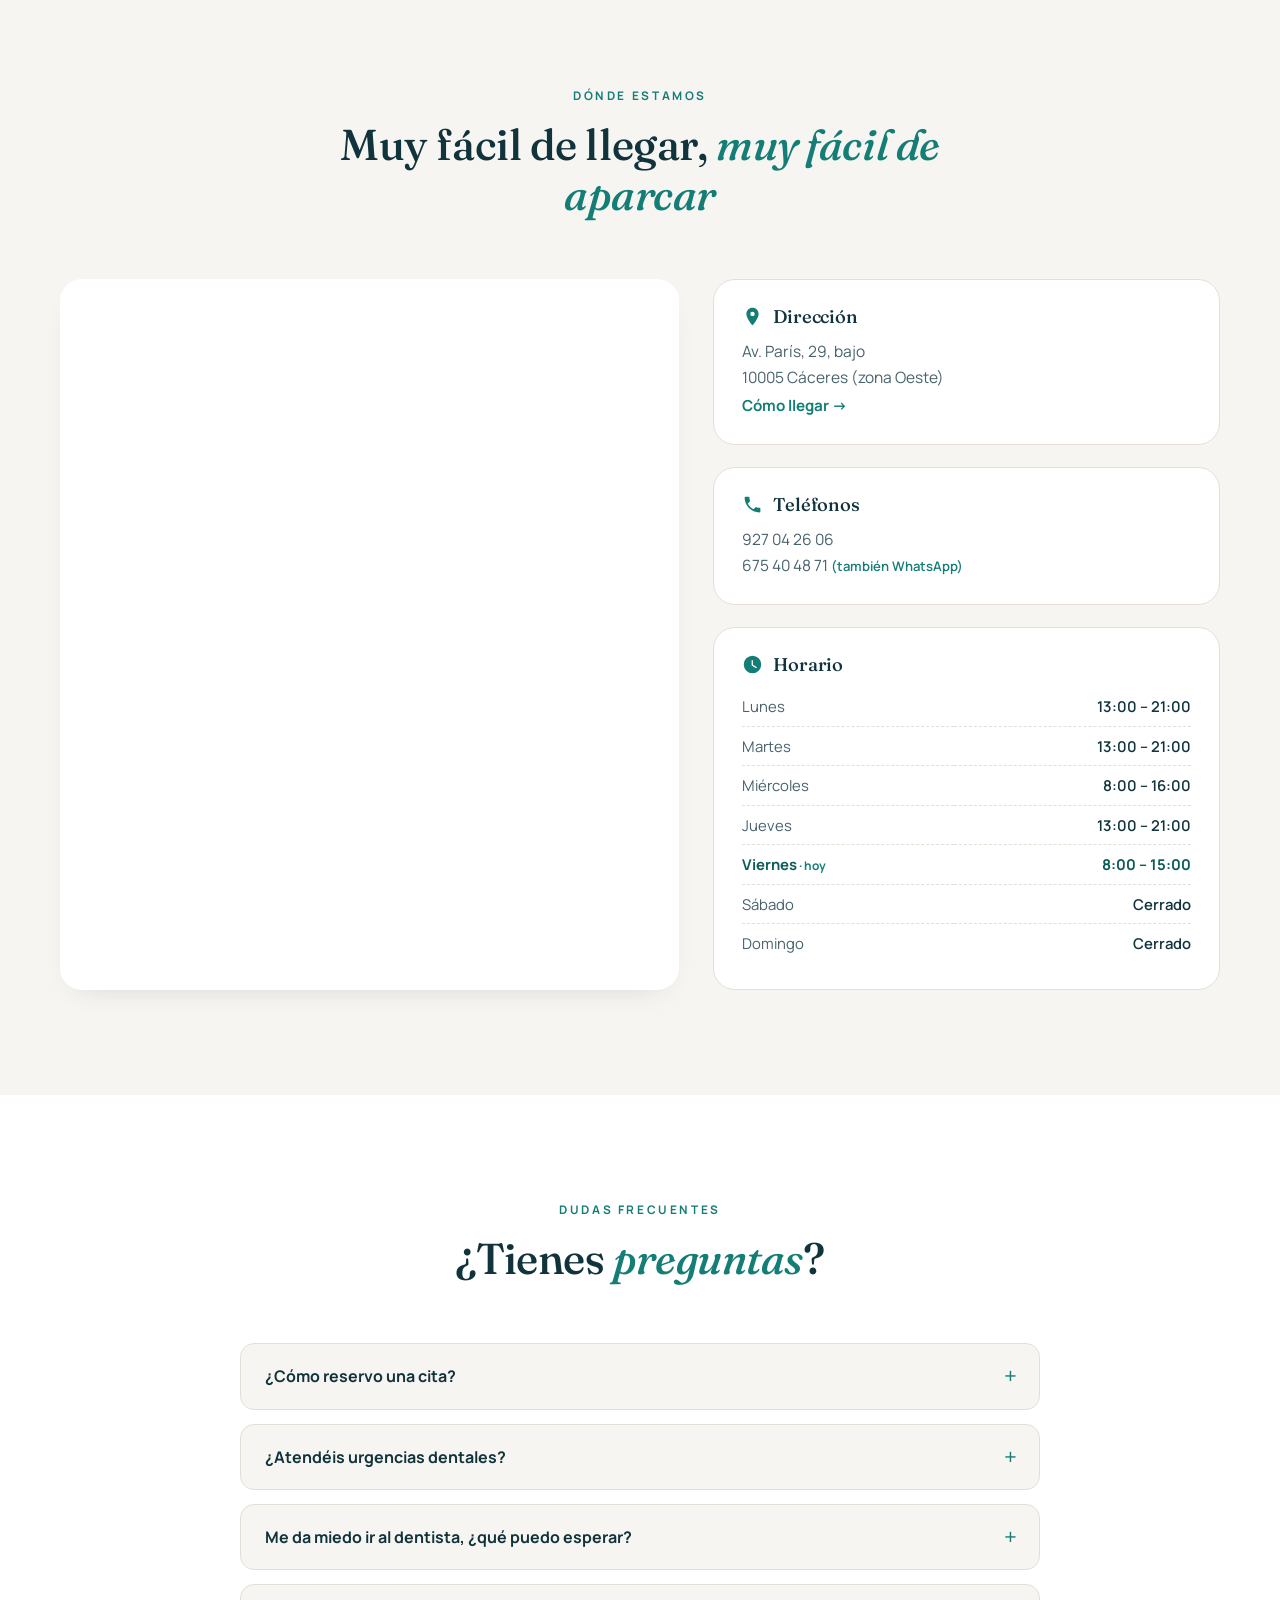
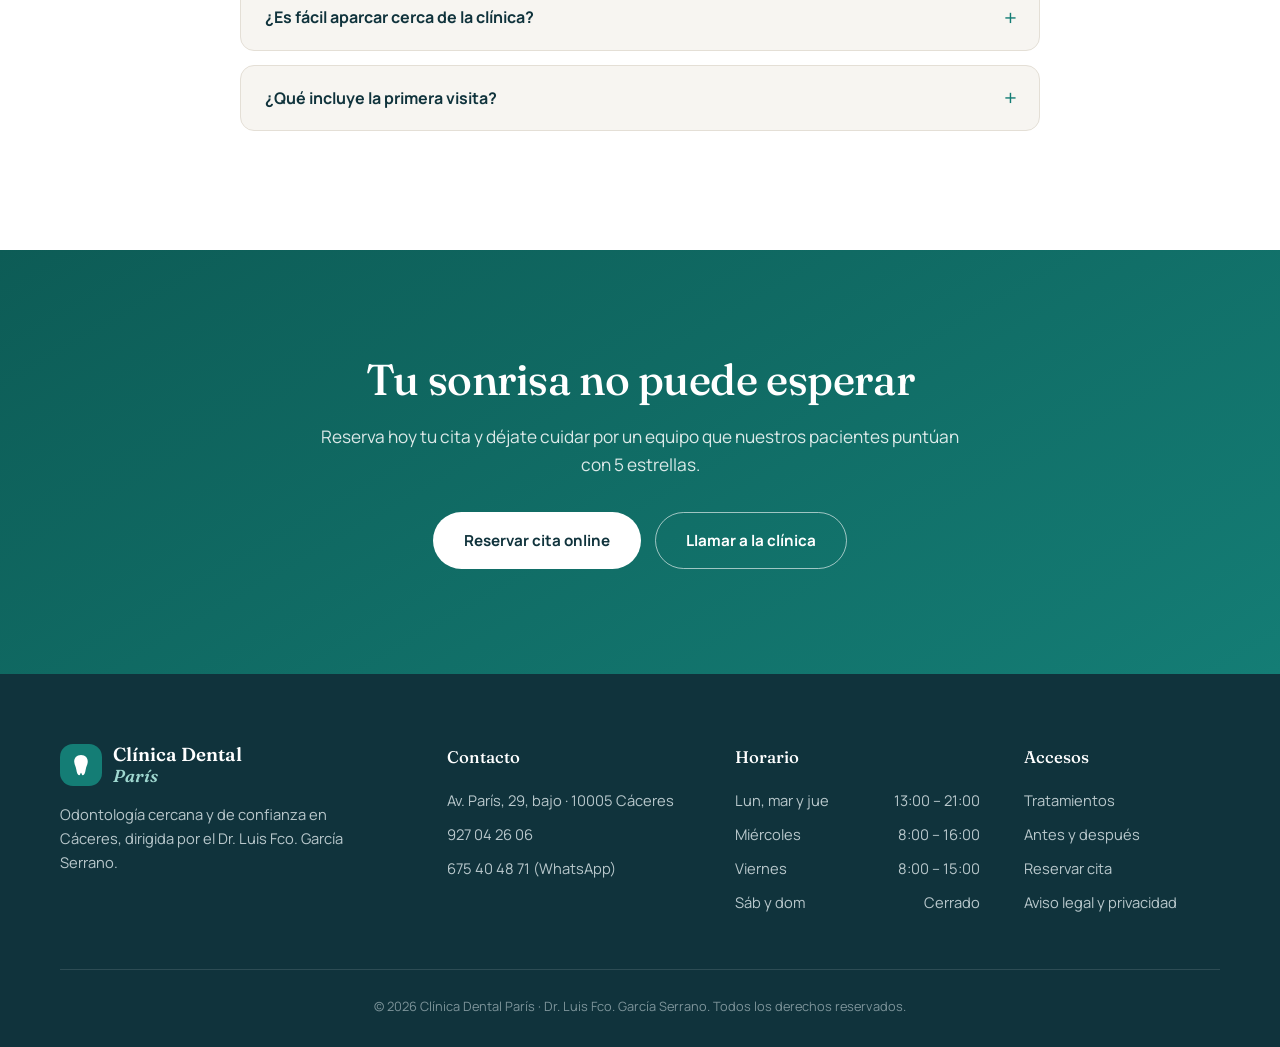
<file: clinica-dental-paris/index.html>
<!DOCTYPE html>
<html lang="es">
<head>
<meta charset="UTF-8">
<meta name="viewport" content="width=device-width, initial-scale=1.0">
<title>Clínica Dental París | Dr. Luis Fco. García Serrano · Dentista en Cáceres</title>
<meta name="description" content="Clínica dental en Cáceres dirigida por el Dr. Luis Fco. García Serrano. Implantes, estética dental, ortodoncia, prótesis y urgencias en Av. París, 29. Reserva tu cita online en un minuto. ☎ 927 04 26 06.">
<meta name="keywords" content="dentista Cáceres, clínica dental Cáceres, Clínica Dental París, implantes dentales Cáceres, ortodoncia Cáceres, blanqueamiento dental, urgencias dentales Cáceres, Dr. Luis García Serrano">
<meta name="author" content="Clínica Dental París">
<meta name="theme-color" content="#0e3038">
<link rel="canonical" href="https://cumbrenoortizsaul-eng.github.io/onae-estetica/clinica-dental-paris/">

<!-- Open Graph -->
<meta property="og:type" content="business.business">
<meta property="og:title" content="Clínica Dental París | Dentista en Cáceres">
<meta property="og:description" content="Tu sonrisa, en las mejores manos. Implantes, estética dental, ortodoncia y urgencias en Av. París, 29 · Cáceres. Reserva tu cita online.">
<meta property="og:image" content="assets/og-image.svg">
<meta property="og:url" content="https://cumbrenoortizsaul-eng.github.io/onae-estetica/clinica-dental-paris/">
<meta property="og:locale" content="es_ES">
<meta name="twitter:card" content="summary_large_image">
<meta name="twitter:title" content="Clínica Dental París | Dentista en Cáceres">
<meta name="twitter:description" content="Implantes, estética dental, ortodoncia y urgencias. Reserva tu cita online en un minuto.">
<meta name="twitter:image" content="assets/og-image.svg">

<!-- Favicon -->
<link rel="icon" type="image/svg+xml" href="assets/favicon.svg">
<link rel="apple-touch-icon" href="assets/favicon.svg">
<link rel="manifest" href="assets/site.webmanifest">

<!-- Fonts -->
<link rel="preconnect" href="https://fonts.googleapis.com">
<link rel="preconnect" href="https://fonts.gstatic.com" crossorigin>
<link href="https://fonts.googleapis.com/css2?family=Fraunces:ital,opsz,wght@0,9..144,400;0,9..144,500;0,9..144,600;1,9..144,500&family=Manrope:wght@300;400;500;600;700&display=swap" rel="stylesheet">

<link rel="stylesheet" href="css/style.css">

<!-- Structured data -->
<script type="application/ld+json">
{
  "@context": "https://schema.org",
  "@type": "Dentist",
  "name": "Clínica Dental París",
  "alternateName": "Clínica Dental París - Dr. Luis Fco. García Serrano",
  "image": "assets/og-image.svg",
  "telephone": "+34927042606",
  "url": "https://cumbrenoortizsaul-eng.github.io/onae-estetica/clinica-dental-paris/",
  "address": {
    "@type": "PostalAddress",
    "streetAddress": "Av. París, 29, bajo",
    "addressLocality": "Cáceres",
    "addressRegion": "Cáceres",
    "postalCode": "10005",
    "addressCountry": "ES"
  },
  "founder": {
    "@type": "Person",
    "name": "Dr. Luis Fco. García Serrano",
    "jobTitle": "Odontólogo y director de la clínica"
  },
  "openingHoursSpecification": [
    {
      "@type": "OpeningHoursSpecification",
      "dayOfWeek": ["Monday", "Tuesday", "Thursday"],
      "opens": "13:00",
      "closes": "21:00"
    },
    {
      "@type": "OpeningHoursSpecification",
      "dayOfWeek": ["Wednesday"],
      "opens": "08:00",
      "closes": "16:00"
    },
    {
      "@type": "OpeningHoursSpecification",
      "dayOfWeek": ["Friday"],
      "opens": "08:00",
      "closes": "15:00"
    }
  ],
  "review": [
    {
      "@type": "Review",
      "author": { "@type": "Person", "name": "Ana Cristina Carrera" },
      "reviewRating": { "@type": "Rating", "ratingValue": "5" },
      "reviewBody": "Cualquier reseña se queda corta: paciencia, profesionalidad, amabilidad, te explica todo a la perfección. Jamás me había sentido tan a gusto en un dentista."
    },
    {
      "@type": "Review",
      "author": { "@type": "Person", "name": "Remedios Ortega" },
      "reviewRating": { "@type": "Rating", "ratingValue": "5" },
      "reviewBody": "Atención inmejorable, gran profesional y buen equipo. Estoy súper contenta con mi prótesis completa fija. Trabajo minucioso y siempre mirando por el paciente."
    }
  ]
}
</script>
</head>
<body>

<!-- Capa decorativa: dientes flotando (generados por JS) -->
<div class="teeth-layer" id="teeth-layer" aria-hidden="true"></div>

<!-- ================= HEADER ================= -->
<header class="site-header" id="site-header">
  <div class="container header-inner">
    <a href="#inicio" class="logo">
      <span class="logo-mark" aria-hidden="true">
        <svg viewBox="0 0 100 100"><path d="M50 8C32 8 20 21 22 39c1.3 12 6.4 17.6 8.4 30C32.8 84 36.8 93 42 93c5.6 0 5-11 8-11s2.4 11 8 11c5.2 0 9.2-9 11.6-24 2-12.4 7.1-18 8.4-30C80 21 68 8 50 8Z"/></svg>
      </span>
      <span class="logo-text">Clínica Dental <em>París</em></span>
    </a>

    <nav class="main-nav" id="main-nav" aria-label="Navegación principal">
      <ul>
        <li><a href="#inicio" class="nav-link active">Inicio</a></li>
        <li><a href="#doctor" class="nav-link">El doctor</a></li>
        <li><a href="#tratamientos" class="nav-link">Tratamientos</a></li>
        <li><a href="#casos" class="nav-link">Antes y después</a></li>
        <li><a href="#opiniones" class="nav-link">Opiniones</a></li>
        <li><a href="#ubicacion" class="nav-link">Ubicación</a></li>
      </ul>
    </nav>

    <div class="header-actions">
      <a href="#citas" class="btn btn-primary btn-small">Reservar cita</a>
      <button class="nav-toggle" id="nav-toggle" aria-label="Abrir menú" aria-expanded="false" aria-controls="main-nav">
        <span></span><span></span><span></span>
      </button>
    </div>
  </div>
</header>

<main>

<!-- ================= HERO ================= -->
<section class="hero" id="inicio">
  <div class="container hero-grid">
    <div class="hero-content reveal">
      <p class="overline">Clínica dental en Cáceres · Av. París, 29</p>
      <h1>Tu sonrisa, <em>en las mejores manos</em></h1>
      <p class="hero-sub">
        En Clínica Dental París, el Dr. Luis Fco. García Serrano y su equipo cuidan de tu salud bucodental
        con calma, cercanía y explicándote cada paso. Sin prisas, sin sustos y con un trato que nuestros
        pacientes describen como inmejorable.
      </p>
      <div class="hero-actions">
        <a href="#citas" class="btn btn-primary">Reservar cita online</a>
        <a href="tel:+34927042606" class="btn btn-ghost">
          <svg viewBox="0 0 24 24" class="btn-icon" aria-hidden="true"><path d="M6.6 10.8c1.4 2.8 3.8 5.1 6.6 6.6l2.2-2.2c.3-.3.7-.4 1-.2 1.1.4 2.3.6 3.6.6.6 0 1 .4 1 1V20c0 .6-.4 1-1 1C10.6 21 3 13.4 3 4c0-.6.4-1 1-1h3.5c.6 0 1 .4 1 1 0 1.2.2 2.4.6 3.6.1.3 0 .7-.2 1l-2.3 2.2Z"/></svg>
          927 04 26 06
        </a>
      </div>
      <ul class="hero-trust">
        <li>
          <span class="stars" aria-hidden="true">★★★★★</span>
          <span><strong>5,0</strong> en reseñas de Google</span>
        </li>
        <li>
          <svg viewBox="0 0 24 24" aria-hidden="true"><path d="M12 2 4 5v6c0 5 3.4 9.7 8 11 4.6-1.3 8-6 8-11V5l-8-3Zm-1 14-4-4 1.4-1.4L11 13.2l5.6-5.6L18 9l-7 7Z"/></svg>
          <span>Atención de urgencias</span>
        </li>
        <li>
          <svg viewBox="0 0 24 24" aria-hidden="true"><path d="M18.9 6c-.2-.6-.8-1-1.4-1H6.5c-.6 0-1.2.4-1.4 1L3 12v8c0 .6.4 1 1 1h1c.6 0 1-.4 1-1v-1h12v1c0 .6.4 1 1 1h1c.6 0 1-.4 1-1v-8l-2.1-6ZM6.5 15c-.8 0-1.5-.7-1.5-1.5S5.7 12 6.5 12s1.5.7 1.5 1.5S7.3 15 6.5 15Zm11 0c-.8 0-1.5-.7-1.5-1.5s.7-1.5 1.5-1.5 1.5.7 1.5 1.5-.7 1.5-1.5 1.5ZM5 10l1.5-4.5h11L19 10H5Z"/></svg>
          <span>Zona con fácil aparcamiento</span>
        </li>
      </ul>
    </div>

    <div class="hero-visual reveal delay-1">
      <div class="hero-card">
        <figure class="hero-photo">
          <img src="assets/img/dr-luis.jpg" data-fallback="assets/img/placeholder-doctor.svg" alt="Dr. Luis Fco. García Serrano en la consulta de Clínica Dental París" loading="eager">
        </figure>
        <div class="hero-badge">
          <span class="hero-badge-name">Dr. Luis Fco. García Serrano</span>
          <span class="hero-badge-role">Odontólogo · Director de la clínica</span>
        </div>
      </div>
      <div class="hero-float-card" id="open-status-card">
        <span class="status-dot" id="status-dot" aria-hidden="true"></span>
        <div>
          <strong id="status-text">Consultando horario…</strong>
          <small id="status-sub">Lun a vie · Av. París, 29</small>
        </div>
      </div>
    </div>
  </div>

  <!-- Cinta de tratamientos -->
  <div class="marquee" aria-hidden="true">
    <div class="marquee-track">
      <span>Implantes dentales</span><i>✦</i><span>Estética dental</span><i>✦</i><span>Ortodoncia</span><i>✦</i><span>Blanqueamiento</span><i>✦</i><span>Prótesis fijas</span><i>✦</i><span>Endodoncia</span><i>✦</i><span>Periodoncia</span><i>✦</i><span>Urgencias</span><i>✦</i>
      <span>Implantes dentales</span><i>✦</i><span>Estética dental</span><i>✦</i><span>Ortodoncia</span><i>✦</i><span>Blanqueamiento</span><i>✦</i><span>Prótesis fijas</span><i>✦</i><span>Endodoncia</span><i>✦</i><span>Periodoncia</span><i>✦</i><span>Urgencias</span><i>✦</i>
    </div>
  </div>
</section>

<!-- ================= EL DOCTOR ================= -->
<section class="section doctor" id="doctor">
  <div class="container doctor-grid">
    <div class="doctor-photo-wrap reveal">
      <figure class="doctor-photo">
        <img src="assets/img/dr-luis.jpg" data-fallback="assets/img/placeholder-doctor.svg" alt="Retrato del Dr. Luis Fco. García Serrano" loading="lazy">
      </figure>
      <div class="doctor-quote-card">
        <p>“Jamás me había sentido tan a gusto en un dentista.”</p>
        <span>— Ana Cristina, paciente</span>
      </div>
    </div>

    <div class="doctor-content reveal delay-1">
      <p class="overline">Conoce al doctor</p>
      <h2>Dr. Luis Fco. <em>García Serrano</em></h2>
      <p class="lead">
        Odontólogo y director de Clínica Dental París. Luis entiende la odontología como un trato de
        persona a persona: escuchar primero, explicar después y tratar solo cuando tú lo tienes todo claro.
      </p>
      <p>
        Sus pacientes lo repiten una y otra vez en sus reseñas: te explica cada paso de lo que va a hacer,
        se asegura de que la anestesia haga efecto al 100&nbsp;% antes de empezar y está pendiente de ti
        durante toda la intervención. Si el dentista te impone respeto, este es tu sitio.
      </p>
      <ul class="doctor-points">
        <li>
          <span class="point-icon" aria-hidden="true"><svg viewBox="0 0 24 24"><path d="M12 3a7 7 0 0 0-7 7c0 2.4 1.2 4.5 3 5.7V18a1 1 0 0 0 1 1h6a1 1 0 0 0 1-1v-2.3c1.8-1.2 3-3.3 3-5.7a7 7 0 0 0-7-7Zm-2 18h4v1a1 1 0 0 1-1 1h-2a1 1 0 0 1-1-1v-1Z"/></svg></span>
          <div><strong>Todo explicado, paso a paso</strong><small>Sabrás qué se hace, por qué y qué esperar en cada visita.</small></div>
        </li>
        <li>
          <span class="point-icon" aria-hidden="true"><svg viewBox="0 0 24 24"><path d="M12 21s-7.5-4.9-9.3-9.4C1.2 7.9 3.6 5 6.6 5c1.9 0 3.6 1 4.4 2.5H13C13.8 6 15.5 5 17.4 5c3 0 5.4 2.9 3.9 6.6C19.5 16.1 12 21 12 21Z"/></svg></span>
          <div><strong>Trato cercano y sin prisas</strong><small>Anestesia aplicada con mimo y paciencia hasta que no sientas nada.</small></div>
        </li>
        <li>
          <span class="point-icon" aria-hidden="true"><svg viewBox="0 0 24 24"><path d="M16 11c1.7 0 3-1.3 3-3s-1.3-3-3-3-3 1.3-3 3 1.3 3 3 3Zm-8 0c1.7 0 3-1.3 3-3S9.7 5 8 5 5 6.3 5 8s1.3 3 3 3Zm0 2c-2.3 0-7 1.2-7 3.5V19h14v-2.5C15 14.2 10.3 13 8 13Zm8 0c-.3 0-.6 0-1 .1 1.2.8 2 2 2 3.4V19h6v-2.5c0-2.3-4.7-3.5-7-3.5Z"/></svg></span>
          <div><strong>Un equipo encantador</strong><small>Personal “de diez” que te hace sentir cómodo desde que entras.</small></div>
        </li>
      </ul>
      <a href="#citas" class="btn btn-primary">Pedir cita con el doctor</a>
    </div>
  </div>
</section>

<!-- ================= TRATAMIENTOS ================= -->
<section class="section treatments" id="tratamientos">
  <div class="container">
    <div class="section-head reveal">
      <p class="overline">Tratamientos</p>
      <h2>Todo lo que tu boca necesita, <em>en un mismo sitio</em></h2>
      <p class="section-sub">Desde la revisión rutinaria hasta la rehabilitación completa de tu sonrisa.</p>
    </div>

    <div class="treatment-grid">
      <article class="treatment-card reveal">
        <span class="treatment-icon" aria-hidden="true"><svg viewBox="0 0 100 100"><path d="M50 8C32 8 20 21 22 39c1.3 12 6.4 17.6 8.4 30C32.8 84 36.8 93 42 93c5.6 0 5-11 8-11s2.4 11 8 11c5.2 0 9.2-9 11.6-24 2-12.4 7.1-18 8.4-30C80 21 68 8 50 8Z"/></svg></span>
        <h3>Odontología general</h3>
        <p>Revisiones, limpiezas y empastes para toda la familia. La base de una boca sana durante toda la vida.</p>
        <a href="#citas" class="card-link">Pedir cita →</a>
      </article>

      <article class="treatment-card reveal">
        <span class="treatment-icon" aria-hidden="true"><svg viewBox="0 0 24 24"><path d="M12 2 9.5 8.5 3 9.3l4.8 4.4L6.5 20 12 16.7 17.5 20l-1.3-6.3L21 9.3l-6.5-.8L12 2Z"/></svg></span>
        <h3>Estética dental</h3>
        <p>Carillas y diseño de sonrisa para corregir forma, color y alineación con resultados naturales.</p>
        <a href="#citas" class="card-link">Pedir cita →</a>
      </article>

      <article class="treatment-card reveal">
        <span class="treatment-icon" aria-hidden="true"><svg viewBox="0 0 24 24"><path d="M12 2a7 7 0 0 0-7 7c0 2 .8 3.4 1.7 4.7.7 1 1.3 2 1.3 3.3h8c0-1.3.6-2.3 1.3-3.3C18.2 12.4 19 11 19 9a7 7 0 0 0-7-7Zm-3 17h6v1a2 2 0 0 1-2 2h-2a2 2 0 0 1-2-2v-1Z"/></svg></span>
        <h3>Blanqueamiento dental</h3>
        <p>Recupera el blanco de tus dientes de forma segura y controlada, en clínica o combinado en casa.</p>
        <a href="#citas" class="card-link">Pedir cita →</a>
      </article>

      <article class="treatment-card reveal">
        <span class="treatment-icon" aria-hidden="true"><svg viewBox="0 0 24 24"><path d="M11 3h2v5.6l4.5-3.2 1.2 1.6L14 10.5l4.7 3.4-1.2 1.7L13 12.4V21h-2v-8.6l-4.5 3.2-1.2-1.7L10 10.5 5.3 7l1.2-1.6L11 8.6V3Z"/></svg></span>
        <h3>Implantes dentales</h3>
        <p>Sustituimos dientes perdidos por implantes fijos que se ven, sienten y funcionan como los tuyos.</p>
        <a href="#citas" class="card-link">Pedir cita →</a>
      </article>

      <article class="treatment-card reveal">
        <span class="treatment-icon" aria-hidden="true"><svg viewBox="0 0 24 24"><path d="M4 9c0-2 2-4 4.5-4 1.6 0 2.8.7 3.5 1.7C12.7 5.7 13.9 5 15.5 5 18 5 20 7 20 9c0 1.3-.6 2.4-1.5 3.2V17a3 3 0 0 1-3 3h-7a3 3 0 0 1-3-3v-4.8C4.6 11.4 4 10.3 4 9Zm4 5v3h8v-3H8Z"/></svg></span>
        <h3>Prótesis dentales</h3>
        <p>Prótesis completas fijas y removibles con un trabajo minucioso, para volver a comer y sonreír sin miedo.</p>
        <a href="#citas" class="card-link">Pedir cita →</a>
      </article>

      <article class="treatment-card reveal">
        <span class="treatment-icon" aria-hidden="true"><svg viewBox="0 0 24 24"><path d="M4 12h16M4 12c0-4 3-7 8-7s8 3 8 7M4 12c0 4 3 7 8 7s8-3 8-7M9 5.5v13M15 5.5v13" fill="none" stroke="currentColor" stroke-width="1.8" stroke-linecap="round"/></svg></span>
        <h3>Ortodoncia</h3>
        <p>Brackets y alineadores transparentes para conseguir una sonrisa alineada a cualquier edad.</p>
        <a href="#citas" class="card-link">Pedir cita →</a>
      </article>

      <article class="treatment-card reveal">
        <span class="treatment-icon" aria-hidden="true"><svg viewBox="0 0 24 24"><path d="M12 2C9 2 7 4.2 7 7c0 2.2 1 3.4 1.8 5 .6 1.2 1 2.6 1.2 5 .1 1.7.6 3 2 3s1.9-1.3 2-3c.2-2.4.6-3.8 1.2-5C16 10.4 17 9.2 17 7c0-2.8-2-5-5-5Zm0 3.5v11" fill="none" stroke="currentColor" stroke-width="1.8" stroke-linecap="round"/></svg></span>
        <h3>Endodoncia</h3>
        <p>Tratamos el interior del diente para salvar piezas dañadas y decir adiós al dolor sin extraer.</p>
        <a href="#citas" class="card-link">Pedir cita →</a>
      </article>

      <article class="treatment-card reveal">
        <span class="treatment-icon" aria-hidden="true"><svg viewBox="0 0 24 24"><path d="M12 3C8 3 5 6 5 9.5c0 2.5 1.2 4 2.5 5.5 1 1.2 1.5 3 1.5 5h6c0-2 .5-3.8 1.5-5C17.8 13.5 19 12 19 9.5 19 6 16 3 12 3ZM8 21h8" fill="none" stroke="currentColor" stroke-width="1.8" stroke-linecap="round" stroke-linejoin="round"/></svg></span>
        <h3>Periodoncia</h3>
        <p>Cuidado de las encías: tratamos el sangrado, la piorrea y la sensibilidad para proteger tus dientes.</p>
        <a href="#citas" class="card-link">Pedir cita →</a>
      </article>

      <article class="treatment-card treatment-card-urgent reveal">
        <span class="treatment-icon" aria-hidden="true"><svg viewBox="0 0 24 24"><path d="M12 2 1 21h22L12 2Zm1 14h-2v2h2v-2Zm0-7h-2v5h2V9Z"/></svg></span>
        <h3>Urgencias dentales</h3>
        <p>¿Dolor agudo, rotura o infección? Llámanos y te atendemos lo antes posible, como siempre hemos hecho.</p>
        <a href="tel:+34675404871" class="card-link">Llamar ahora →</a>
      </article>
    </div>
  </div>
</section>

<!-- ================= ANTES Y DESPUÉS ================= -->
<section class="section cases" id="casos">
  <div class="container">
    <div class="section-head reveal">
      <p class="overline">Antes y después</p>
      <h2>Resultados que <em>hablan por sí solos</em></h2>
      <p class="section-sub">Casos reales de pacientes tratados en la clínica por el Dr. García Serrano.</p>
    </div>

    <div class="cases-grid">
      <figure class="case-card reveal">
        <div class="case-img">
          <img src="assets/img/caso-1.jpg" data-fallback="assets/img/placeholder-caso.svg" alt="Antes y después de una rehabilitación completa con prótesis fija" loading="lazy">
          <span class="case-tag">Antes / Después</span>
        </div>
        <figcaption>
          <h3>Rehabilitación completa</h3>
          <p>Prótesis completa fija: de una dentadura muy deteriorada a volver a sonreír y masticar con total seguridad.</p>
        </figcaption>
      </figure>

      <figure class="case-card reveal delay-1">
        <div class="case-img">
          <img src="assets/img/caso-2.jpg" data-fallback="assets/img/placeholder-caso.svg" alt="Antes y después de un tratamiento de limpieza y estética dental" loading="lazy">
          <span class="case-tag">Antes / Después</span>
        </div>
        <figcaption>
          <h3>Salud y estética gingival</h3>
          <p>Higiene profunda y cuidado periodontal: encías más sanas y dientes visiblemente más limpios y uniformes.</p>
        </figcaption>
      </figure>

      <figure class="case-card reveal delay-2">
        <div class="case-img">
          <img src="assets/img/caso-3.jpg" data-fallback="assets/img/placeholder-caso.svg" alt="Antes y después de un diseño de sonrisa con carillas" loading="lazy">
          <span class="case-tag">Antes / Después</span>
        </div>
        <figcaption>
          <h3>Diseño de sonrisa</h3>
          <p>Transformación estética completa: dientes alineados, blancos y naturales que cambian toda la cara.</p>
        </figcaption>
      </figure>
    </div>

    <p class="cases-note reveal">Cada boca es distinta: en tu primera visita estudiamos tu caso y te proponemos un plan a tu medida.</p>
  </div>
</section>

<!-- ================= OPINIONES ================= -->
<section class="section reviews" id="opiniones">
  <div class="container">
    <div class="section-head reveal">
      <p class="overline">Opiniones</p>
      <h2>Lo que dicen <em>nuestros pacientes</em></h2>
      <div class="rating-summary">
        <span class="rating-value">5,0</span>
        <span class="stars" aria-label="5 de 5 estrellas">★★★★★</span>
        <span class="rating-src">Reseñas reales de Google</span>
      </div>
    </div>

    <div class="reviews-grid">
      <article class="review-card reveal">
        <header>
          <span class="avatar" aria-hidden="true">AC</span>
          <div><strong>Ana Cristina Carrera</strong><small>Hace 2 años · Google</small></div>
        </header>
        <span class="stars" aria-label="5 estrellas">★★★★★</span>
        <p>“Cualquier reseña se queda corta: paciencia, profesionalidad, amabilidad… te explica todo a la perfección. Jamás me había sentido tan a gusto en un dentista. Te pone anestesia hasta estar 100&nbsp;% seguro de que no sientes nada, y aun así lo hace con mucho mimo. No me pondría en otras manos. Su equipo, encantador también.”</p>
      </article>

      <article class="review-card reveal">
        <header>
          <span class="avatar" aria-hidden="true">AM</span>
          <div><strong>Ainoa Moreno Silva</strong><small>Hace 2 años · Google</small></div>
        </header>
        <span class="stars" aria-label="5 estrellas">★★★★★</span>
        <p>“Está ubicado en un buen sitio para aparcar, el trato es estupendo y son unos profesionales. Fue el único centro que nos atendió con una urgencia en pleno COVID; me atendió también estando embarazada, preocupándose en todo momento por nuestra salud. Lo recomiendo siempre.”</p>
      </article>

      <article class="review-card reveal">
        <header>
          <span class="avatar" aria-hidden="true">G</span>
          <div><strong>Paciente de la clínica</strong><small>Hace 2 años · Google</small></div>
        </header>
        <span class="stars" aria-label="5 estrellas">★★★★★</span>
        <p>“¡Grandes profesionales! Luis te explica todo, paso a paso, lo que va a hacerte para que la intervención sea lo más cómoda posible. Para una persona que le tiene algo de respeto al dentista, me ha ido muy bien con él.”</p>
      </article>

      <article class="review-card reveal">
        <header>
          <span class="avatar" aria-hidden="true">MJ</span>
          <div><strong>Mikelinho Jr</strong><small>Hace 2 años · Google</small></div>
        </header>
        <span class="stars" aria-label="5 estrellas">★★★★★</span>
        <p>“Increíble trato y profesionalidad por parte de todos. El doctor, una maravilla: en todo momento pendiente de ti, hablándote para ver si todo está bien y que estés tranquilo y cómodo. Sin duda volveré.”</p>
      </article>

      <article class="review-card reveal">
        <header>
          <span class="avatar" aria-hidden="true">AL</span>
          <div><strong>Angel López Mendoza</strong><small>Hace 1 año · Google</small></div>
        </header>
        <span class="stars" aria-label="5 estrellas">★★★★★</span>
        <p>“Siempre me atendieron con amabilidad, haciéndome sentir muy cómodo en la clínica. El personal es de diez. Lo recomiendo.”</p>
      </article>

      <article class="review-card reveal">
        <header>
          <span class="avatar" aria-hidden="true">RO</span>
          <div><strong>Remedios Ortega</strong><small>Hace 2 años · Google</small></div>
        </header>
        <span class="stars" aria-label="5 estrellas">★★★★★</span>
        <p>“Atención inmejorable, gran profesional y buen equipo. Estoy súper contenta con mi prótesis completa fija: trabajo minucioso y siempre mirando por el paciente. Lo recomiendo 100&nbsp;%. Siempre agradecida por poder lucir mis dientes. ☺”</p>
      </article>
    </div>

    <div class="reviews-cta reveal">
      <a href="https://www.google.com/maps/search/?api=1&query=Cl%C3%ADnica+Dental+Par%C3%ADs+Av.+Par%C3%ADs+29+C%C3%A1ceres" target="_blank" rel="noopener" class="btn btn-ghost">Ver más reseñas en Google</a>
    </div>
  </div>
</section>

<!-- ================= RESERVA DE CITAS ================= -->
<section class="section booking" id="citas">
  <div class="container booking-grid">
    <div class="booking-intro reveal">
      <p class="overline">Reserva online</p>
      <h2>Tu cita, <em>en un minuto</em></h2>
      <p class="lead">Elige día y hora según nuestro horario real y confirma por WhatsApp. Nosotros te respondemos para dejarla cerrada. Así de fácil.</p>
      <ol class="booking-steps">
        <li><span>1</span><div><strong>Elige tratamiento, día y hora</strong><small>El calendario solo muestra horas en las que la clínica abre.</small></div></li>
        <li><span>2</span><div><strong>Confirma por WhatsApp</strong><small>Se abre un mensaje ya escrito con tu solicitud: solo tienes que enviarlo.</small></div></li>
        <li><span>3</span><div><strong>Te la confirmamos</strong><small>Te respondemos lo antes posible para confirmar tu hueco.</small></div></li>
      </ol>
      <div class="booking-alt">
        <p>¿Prefieres hablar con nosotros?</p>
        <div class="booking-alt-actions">
          <a href="tel:+34927042606" class="btn btn-ghost btn-small">☎ 927 04 26 06</a>
          <a href="tel:+34675404871" class="btn btn-ghost btn-small">📱 675 40 48 71</a>
        </div>
      </div>
    </div>

    <div class="booking-card reveal delay-1">
      <form id="booking-form" novalidate>
        <h3>Solicita tu cita</h3>

        <div class="form-row">
          <label for="bk-name">Nombre y apellidos</label>
          <input type="text" id="bk-name" name="nombre" autocomplete="name" placeholder="Ej.: María García" required>
        </div>

        <div class="form-row">
          <label for="bk-phone">Teléfono de contacto</label>
          <input type="tel" id="bk-phone" name="telefono" autocomplete="tel" inputmode="tel" placeholder="Ej.: 600 123 456" required>
        </div>

        <div class="form-row">
          <label for="bk-treatment">Motivo de la visita</label>
          <select id="bk-treatment" name="tratamiento" required>
            <option value="Revisión general" selected>Revisión general</option>
            <option value="Limpieza dental">Limpieza dental</option>
            <option value="Estética dental / carillas">Estética dental / carillas</option>
            <option value="Blanqueamiento">Blanqueamiento</option>
            <option value="Implantes">Implantes</option>
            <option value="Prótesis dental">Prótesis dental</option>
            <option value="Ortodoncia">Ortodoncia</option>
            <option value="Endodoncia">Endodoncia</option>
            <option value="Periodoncia / encías">Periodoncia / encías</option>
            <option value="Urgencia / dolor">Urgencia / dolor</option>
            <option value="Otro motivo">Otro motivo</option>
          </select>
        </div>

        <div class="form-row form-row-split">
          <div>
            <label for="bk-date">Día</label>
            <input type="date" id="bk-date" name="fecha" required>
          </div>
          <div>
            <label for="bk-time">Hora</label>
            <select id="bk-time" name="hora" required disabled>
              <option value="">Elige primero el día</option>
            </select>
          </div>
        </div>
        <p class="form-hint" id="bk-date-hint">Abrimos de lunes a viernes. Lunes, martes y jueves de 13:00 a 21:00 · miércoles de 8:00 a 16:00 · viernes de 8:00 a 15:00.</p>

        <div class="form-row">
          <label for="bk-notes">¿Algo que debamos saber? <span class="optional">(opcional)</span></label>
          <textarea id="bk-notes" name="comentario" rows="2" placeholder="Ej.: tengo dolor en una muela desde hace días…"></textarea>
        </div>

        <button type="submit" class="btn btn-primary btn-block">
          <svg viewBox="0 0 24 24" class="btn-icon" aria-hidden="true"><path d="M12 2a10 10 0 0 0-8.6 15.1L2 22l5-1.3A10 10 0 1 0 12 2Zm5.4 14.1c-.2.6-1.3 1.2-1.8 1.3-.5 0-1 .2-3.4-.7-2.9-1.1-4.7-4-4.9-4.2-.1-.2-1.1-1.5-1.1-2.9s.7-2 1-2.3c.2-.3.5-.3.7-.3h.5c.2 0 .4 0 .6.5s.8 1.9.8 2c.1.1.1.3 0 .5l-.4.6c-.2.2-.3.4-.1.7.1.3.7 1.2 1.6 1.9 1.1.9 2 1.2 2.3 1.4.3.1.5.1.6-.1l.9-1.1c.2-.3.4-.2.7-.1l2 1c.3.1.5.2.5.3.1.2.1.6-.1 1.1Z"/></svg>
          Reservar por WhatsApp
        </button>
        <p class="form-privacy">Al enviar, se abrirá WhatsApp con tu solicitud ya redactada. Tus datos solo se usan para gestionar la cita. <a href="legal.html">Más info</a>.</p>
      </form>

      <div class="booking-success" id="booking-success" hidden>
        <span class="success-icon" aria-hidden="true">✓</span>
        <h3>¡Solicitud preparada!</h3>
        <p id="success-summary"></p>
        <p class="success-note">Si WhatsApp no se ha abierto, pulsa el botón de abajo. Recuerda: la cita queda <strong>pendiente de confirmación</strong> por nuestra parte.</p>
        <a href="#" id="success-wa-link" class="btn btn-primary" target="_blank" rel="noopener">Abrir WhatsApp de nuevo</a>
        <button type="button" class="btn btn-ghost" id="success-ics">Añadir recordatorio a mi calendario</button>
        <button type="button" class="btn btn-text" id="success-reset">Hacer otra reserva</button>
      </div>
    </div>
  </div>
</section>

<!-- ================= UBICACIÓN Y HORARIO ================= -->
<section class="section location" id="ubicacion">
  <div class="container">
    <div class="section-head reveal">
      <p class="overline">Dónde estamos</p>
      <h2>Muy fácil de llegar, <em>muy fácil de aparcar</em></h2>
    </div>

    <div class="location-grid">
      <div class="map-wrap reveal">
        <iframe
          src="https://www.google.com/maps?q=Cl%C3%ADnica+Dental+Par%C3%ADs,+Av.+Par%C3%ADs,+29,+10005+C%C3%A1ceres&output=embed"
          width="100%" height="100%" style="border:0;" allowfullscreen="" loading="lazy"
          referrerpolicy="no-referrer-when-downgrade"
          title="Mapa de la Clínica Dental París en Av. París 29, Cáceres"></iframe>
      </div>

      <div class="location-info reveal delay-1">
        <div class="info-card">
          <h3><svg viewBox="0 0 24 24" aria-hidden="true"><path d="M12 2C8.1 2 5 5.1 5 9c0 5.2 7 13 7 13s7-7.8 7-13c0-3.9-3.1-7-7-7Zm0 9.5A2.5 2.5 0 1 1 12 6.5a2.5 2.5 0 0 1 0 5Z"/></svg> Dirección</h3>
          <p>Av. París, 29, bajo<br>10005 Cáceres (zona Oeste)</p>
          <a class="text-link" href="https://www.google.com/maps/dir/?api=1&destination=Cl%C3%ADnica+Dental+Par%C3%ADs+Av.+Par%C3%ADs+29+C%C3%A1ceres" target="_blank" rel="noopener">Cómo llegar →</a>
        </div>

        <div class="info-card">
          <h3><svg viewBox="0 0 24 24" aria-hidden="true"><path d="M6.6 10.8c1.4 2.8 3.8 5.1 6.6 6.6l2.2-2.2c.3-.3.7-.4 1-.2 1.1.4 2.3.6 3.6.6.6 0 1 .4 1 1V20c0 .6-.4 1-1 1C10.6 21 3 13.4 3 4c0-.6.4-1 1-1h3.5c.6 0 1 .4 1 1 0 1.2.2 2.4.6 3.6.1.3 0 .7-.2 1l-2.3 2.2Z"/></svg> Teléfonos</h3>
          <p><a href="tel:+34927042606">927 04 26 06</a><br><a href="tel:+34675404871">675 40 48 71</a> <span class="wa-note">(también WhatsApp)</span></p>
        </div>

        <div class="info-card hours-card">
          <h3><svg viewBox="0 0 24 24" aria-hidden="true"><path d="M12 2a10 10 0 1 0 0 20 10 10 0 0 0 0-20Zm4.2 14.2L11 13V7h1.5v5.3l4.5 2.7-.8 1.2Z"/></svg> Horario</h3>
          <table class="hours-table" id="hours-table">
            <tbody>
              <tr data-day="1"><td>Lunes</td><td>13:00 – 21:00</td></tr>
              <tr data-day="2"><td>Martes</td><td>13:00 – 21:00</td></tr>
              <tr data-day="3"><td>Miércoles</td><td>8:00 – 16:00</td></tr>
              <tr data-day="4"><td>Jueves</td><td>13:00 – 21:00</td></tr>
              <tr data-day="5"><td>Viernes</td><td>8:00 – 15:00</td></tr>
              <tr data-day="6"><td>Sábado</td><td>Cerrado</td></tr>
              <tr data-day="0"><td>Domingo</td><td>Cerrado</td></tr>
            </tbody>
          </table>
        </div>
      </div>
    </div>
  </div>
</section>

<!-- ================= FAQ ================= -->
<section class="section faq" id="faq">
  <div class="container faq-inner">
    <div class="section-head reveal">
      <p class="overline">Dudas frecuentes</p>
      <h2>¿Tienes <em>preguntas</em>?</h2>
    </div>

    <div class="faq-list reveal">
      <details>
        <summary>¿Cómo reservo una cita?</summary>
        <p>Lo más rápido es usar el <a href="#citas">formulario de reserva online</a>: eliges día y hora y confirmas por WhatsApp. También puedes llamarnos al 927 04 26 06 o al 675 40 48 71 en horario de clínica.</p>
      </details>
      <details>
        <summary>¿Atendéis urgencias dentales?</summary>
        <p>Sí. Si tienes dolor agudo, una rotura o una infección, llámanos y buscaremos el primer hueco disponible para atenderte lo antes posible.</p>
      </details>
      <details>
        <summary>Me da miedo ir al dentista, ¿qué puedo esperar?</summary>
        <p>Que te tratemos con calma. El Dr. García Serrano te explica cada paso antes de hacerlo y no empieza hasta que la anestesia hace efecto al 100&nbsp;%. Muchos de nuestros pacientes llegaron con miedo y hoy vienen tranquilos: puedes leerlo en sus <a href="#opiniones">reseñas</a>.</p>
      </details>
      <details>
        <summary>¿Es fácil aparcar cerca de la clínica?</summary>
        <p>Sí, estamos en Av. París (zona Oeste de Cáceres), una zona con aparcamiento cómodo; es algo que nuestros propios pacientes destacan en sus reseñas.</p>
      </details>
      <details>
        <summary>¿Qué incluye la primera visita?</summary>
        <p>Una revisión completa de tu boca y una explicación clara de tu estado y de las opciones de tratamiento, para que decidas con toda la información y sin ningún compromiso.</p>
      </details>
    </div>
  </div>
</section>

<!-- ================= CTA FINAL ================= -->
<section class="section final-cta">
  <div class="container final-cta-inner reveal">
    <h2>Tu sonrisa no puede esperar</h2>
    <p>Reserva hoy tu cita y déjate cuidar por un equipo que nuestros pacientes puntúan con 5 estrellas.</p>
    <div class="hero-actions">
      <a href="#citas" class="btn btn-light">Reservar cita online</a>
      <a href="tel:+34927042606" class="btn btn-outline-light">Llamar a la clínica</a>
    </div>
  </div>
</section>

</main>

<!-- ================= FOOTER ================= -->
<footer class="site-footer">
  <div class="container footer-grid">
    <div class="footer-brand">
      <a href="#inicio" class="logo logo-footer">
        <span class="logo-mark" aria-hidden="true">
          <svg viewBox="0 0 100 100"><path d="M50 8C32 8 20 21 22 39c1.3 12 6.4 17.6 8.4 30C32.8 84 36.8 93 42 93c5.6 0 5-11 8-11s2.4 11 8 11c5.2 0 9.2-9 11.6-24 2-12.4 7.1-18 8.4-30C80 21 68 8 50 8Z"/></svg>
        </span>
        <span class="logo-text">Clínica Dental <em>París</em></span>
      </a>
      <p>Odontología cercana y de confianza en Cáceres, dirigida por el Dr. Luis Fco. García Serrano.</p>
    </div>

    <div class="footer-col">
      <h4>Contacto</h4>
      <ul>
        <li><a href="https://www.google.com/maps/search/?api=1&query=Cl%C3%ADnica+Dental+Par%C3%ADs+Av.+Par%C3%ADs+29+C%C3%A1ceres" target="_blank" rel="noopener">Av. París, 29, bajo · 10005 Cáceres</a></li>
        <li><a href="tel:+34927042606">927 04 26 06</a></li>
        <li><a href="tel:+34675404871">675 40 48 71 (WhatsApp)</a></li>
      </ul>
    </div>

    <div class="footer-col">
      <h4>Horario</h4>
      <ul class="footer-hours">
        <li><span>Lun, mar y jue</span><span>13:00 – 21:00</span></li>
        <li><span>Miércoles</span><span>8:00 – 16:00</span></li>
        <li><span>Viernes</span><span>8:00 – 15:00</span></li>
        <li><span>Sáb y dom</span><span>Cerrado</span></li>
      </ul>
    </div>

    <div class="footer-col">
      <h4>Accesos</h4>
      <ul>
        <li><a href="#tratamientos">Tratamientos</a></li>
        <li><a href="#casos">Antes y después</a></li>
        <li><a href="#citas">Reservar cita</a></li>
        <li><a href="legal.html">Aviso legal y privacidad</a></li>
      </ul>
    </div>
  </div>
  <div class="container footer-bottom">
    <p>© <span id="year">2026</span> Clínica Dental París · Dr. Luis Fco. García Serrano. Todos los derechos reservados.</p>
  </div>
</footer>

<!-- Botón flotante de WhatsApp -->
<a href="https://wa.me/34675404871?text=Hola%2C%20me%20gustar%C3%ADa%20pedir%20cita%20en%20Cl%C3%ADnica%20Dental%20Par%C3%ADs"
   class="wa-float" target="_blank" rel="noopener" aria-label="Escribir por WhatsApp">
  <svg viewBox="0 0 24 24" aria-hidden="true"><path d="M12 2a10 10 0 0 0-8.6 15.1L2 22l5-1.3A10 10 0 1 0 12 2Zm5.4 14.1c-.2.6-1.3 1.2-1.8 1.3-.5 0-1 .2-3.4-.7-2.9-1.1-4.7-4-4.9-4.2-.1-.2-1.1-1.5-1.1-2.9s.7-2 1-2.3c.2-.3.5-.3.7-.3h.5c.2 0 .4 0 .6.5s.8 1.9.8 2c.1.1.1.3 0 .5l-.4.6c-.2.2-.3.4-.1.7.1.3.7 1.2 1.6 1.9 1.1.9 2 1.2 2.3 1.4.3.1.5.1.6-.1l.9-1.1c.2-.3.4-.2.7-.1l2 1c.3.1.5.2.5.3.1.2.1.6-.1 1.1Z"/></svg>
</a>

<script src="js/main.js"></script>
</body>
</html>
</file>
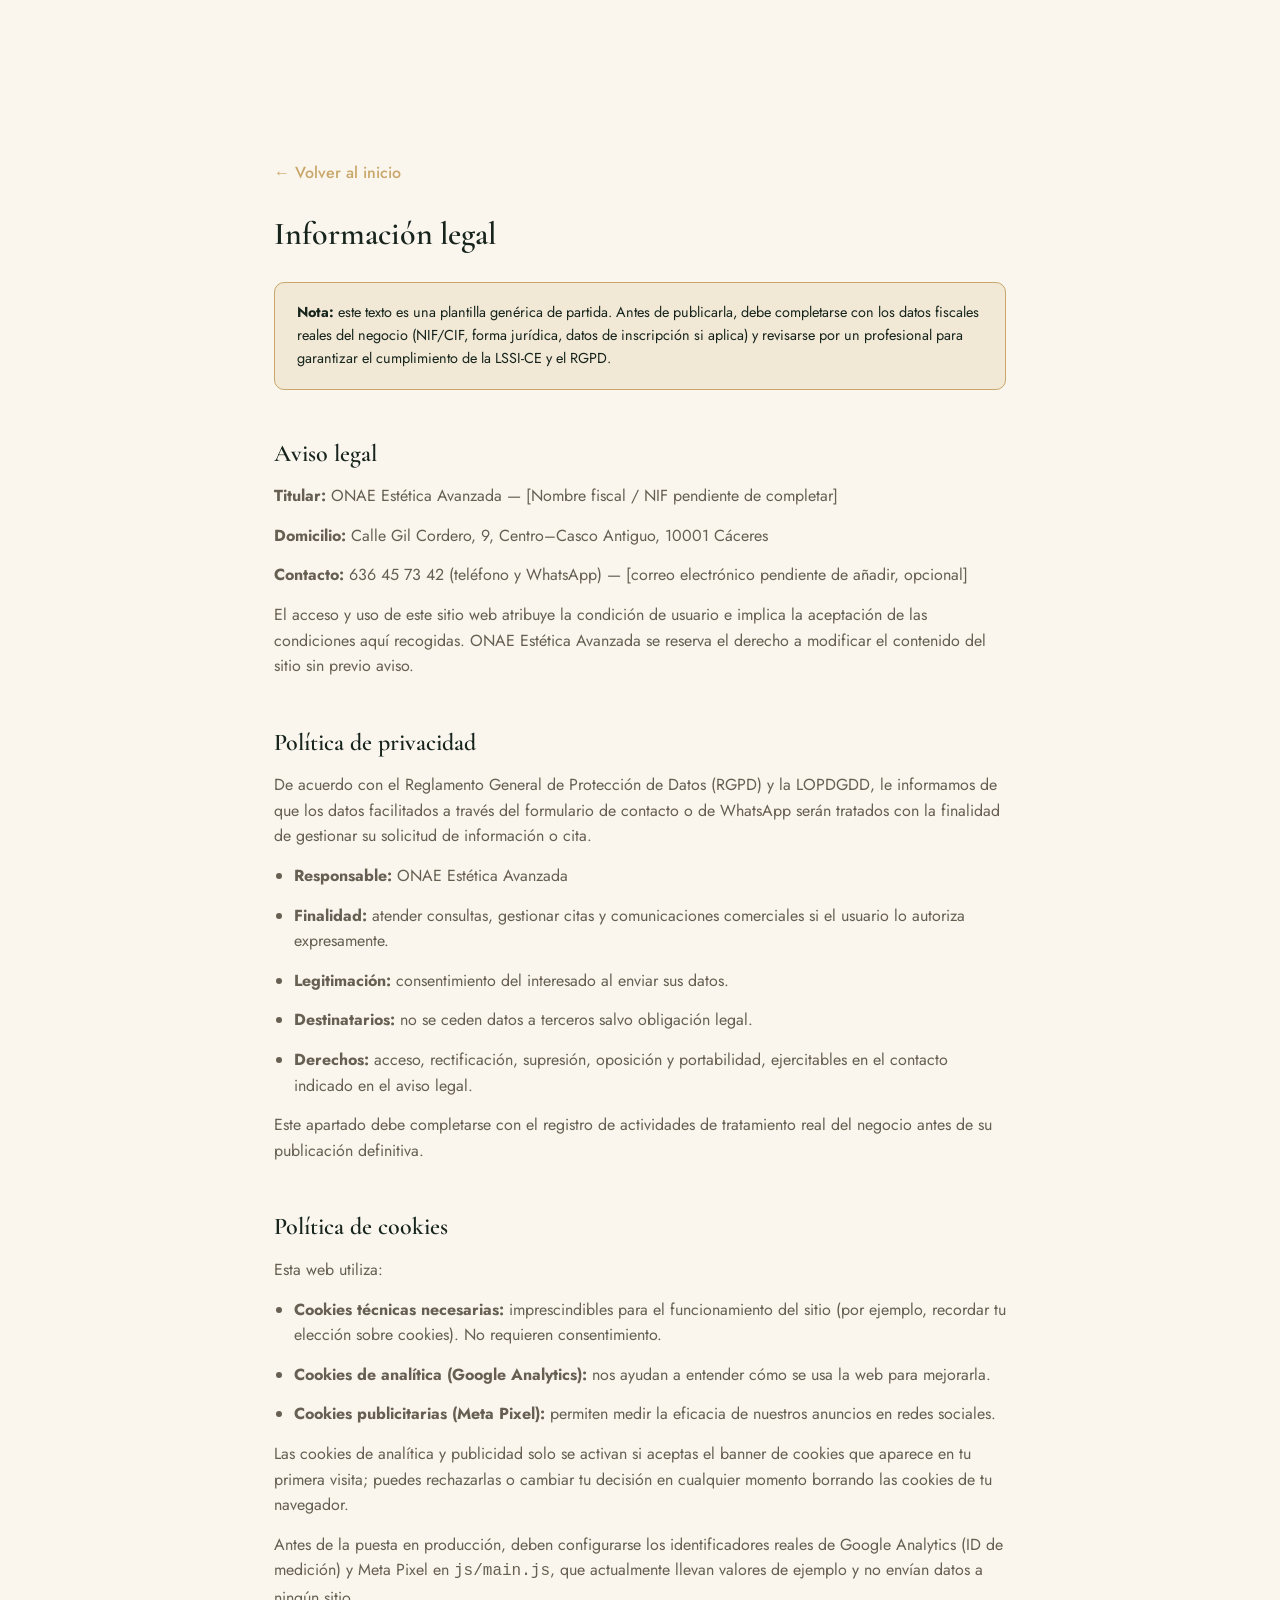
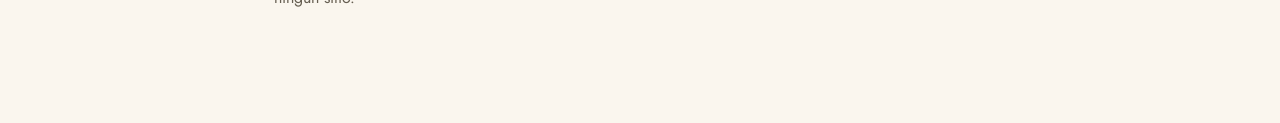
<file: legal.html>
<!DOCTYPE html>
<html lang="es">
<head>
<meta charset="UTF-8">
<meta name="viewport" content="width=device-width, initial-scale=1.0">
<title>Aviso Legal, Privacidad y Cookies | ONAE Estética Avanzada</title>
<meta name="robots" content="noindex">
<link rel="icon" type="image/svg+xml" href="assets/favicon.svg">
<link rel="preconnect" href="https://fonts.googleapis.com">
<link rel="preconnect" href="https://fonts.gstatic.com" crossorigin>
<link href="https://fonts.googleapis.com/css2?family=Cormorant+Garamond:ital,wght@0,400;0,500;0,600;1,500&family=Jost:wght@300;400;500;600&display=swap" rel="stylesheet">
<link rel="stylesheet" href="css/style.css">
<style>
  .legal-page { max-width: 780px; margin: 0 auto; padding: 160px 24px 100px; }
  .legal-page h1 { margin-bottom: 30px; }
  .legal-page h2 { font-size: 1.5rem; margin: 50px 0 16px; scroll-margin-top: 100px; }
  .legal-page p, .legal-page li { color: var(--text-soft); margin-bottom: 14px; }
  .legal-page ul { padding-left: 20px; list-style: disc; }
  .legal-notice {
    background: var(--gold-soft);
    border: 1px solid var(--gold);
    border-radius: var(--radius-sm);
    padding: 18px 22px;
    font-size: 0.9rem;
    color: var(--dark);
    margin-bottom: 40px;
  }
  .back-link { display: inline-block; margin-bottom: 30px; color: var(--gold); font-weight: 500; }
</style>
</head>
<body>
<div class="legal-page">
  <a href="index.html" class="back-link">← Volver al inicio</a>
  <h1>Información legal</h1>

  <div class="legal-notice">
    <strong>Nota:</strong> este texto es una plantilla genérica de partida. Antes de publicarla, debe completarse con los datos fiscales reales del negocio (NIF/CIF, forma jurídica, datos de inscripción si aplica) y revisarse por un profesional para garantizar el cumplimiento de la LSSI-CE y el RGPD.
  </div>

  <h2 id="aviso-legal">Aviso legal</h2>
  <p><strong>Titular:</strong> ONAE Estética Avanzada — [Nombre fiscal / NIF pendiente de completar]</p>
  <p><strong>Domicilio:</strong> Calle Gil Cordero, 9, Centro–Casco Antiguo, 10001 Cáceres</p>
  <p><strong>Contacto:</strong> 636 45 73 42 (teléfono y WhatsApp) — [correo electrónico pendiente de añadir, opcional]</p>
  <p>El acceso y uso de este sitio web atribuye la condición de usuario e implica la aceptación de las condiciones aquí recogidas. ONAE Estética Avanzada se reserva el derecho a modificar el contenido del sitio sin previo aviso.</p>

  <h2 id="privacidad">Política de privacidad</h2>
  <p>De acuerdo con el Reglamento General de Protección de Datos (RGPD) y la LOPDGDD, le informamos de que los datos facilitados a través del formulario de contacto o de WhatsApp serán tratados con la finalidad de gestionar su solicitud de información o cita.</p>
  <ul>
    <li><strong>Responsable:</strong> ONAE Estética Avanzada</li>
    <li><strong>Finalidad:</strong> atender consultas, gestionar citas y comunicaciones comerciales si el usuario lo autoriza expresamente.</li>
    <li><strong>Legitimación:</strong> consentimiento del interesado al enviar sus datos.</li>
    <li><strong>Destinatarios:</strong> no se ceden datos a terceros salvo obligación legal.</li>
    <li><strong>Derechos:</strong> acceso, rectificación, supresión, oposición y portabilidad, ejercitables en el contacto indicado en el aviso legal.</li>
  </ul>
  <p>Este apartado debe completarse con el registro de actividades de tratamiento real del negocio antes de su publicación definitiva.</p>

  <h2 id="cookies">Política de cookies</h2>
  <p>Esta web utiliza:</p>
  <ul>
    <li><strong>Cookies técnicas necesarias:</strong> imprescindibles para el funcionamiento del sitio (por ejemplo, recordar tu elección sobre cookies). No requieren consentimiento.</li>
    <li><strong>Cookies de analítica (Google Analytics):</strong> nos ayudan a entender cómo se usa la web para mejorarla.</li>
    <li><strong>Cookies publicitarias (Meta Pixel):</strong> permiten medir la eficacia de nuestros anuncios en redes sociales.</li>
  </ul>
  <p>Las cookies de analítica y publicidad solo se activan si aceptas el banner de cookies que aparece en tu primera visita; puedes rechazarlas o cambiar tu decisión en cualquier momento borrando las cookies de tu navegador.</p>
  <p>Antes de la puesta en producción, deben configurarse los identificadores reales de Google Analytics (ID de medición) y Meta Pixel en <code>js/main.js</code>, que actualmente llevan valores de ejemplo y no envían datos a ningún sitio.</p>
</div>
</body>
</html>
</file>
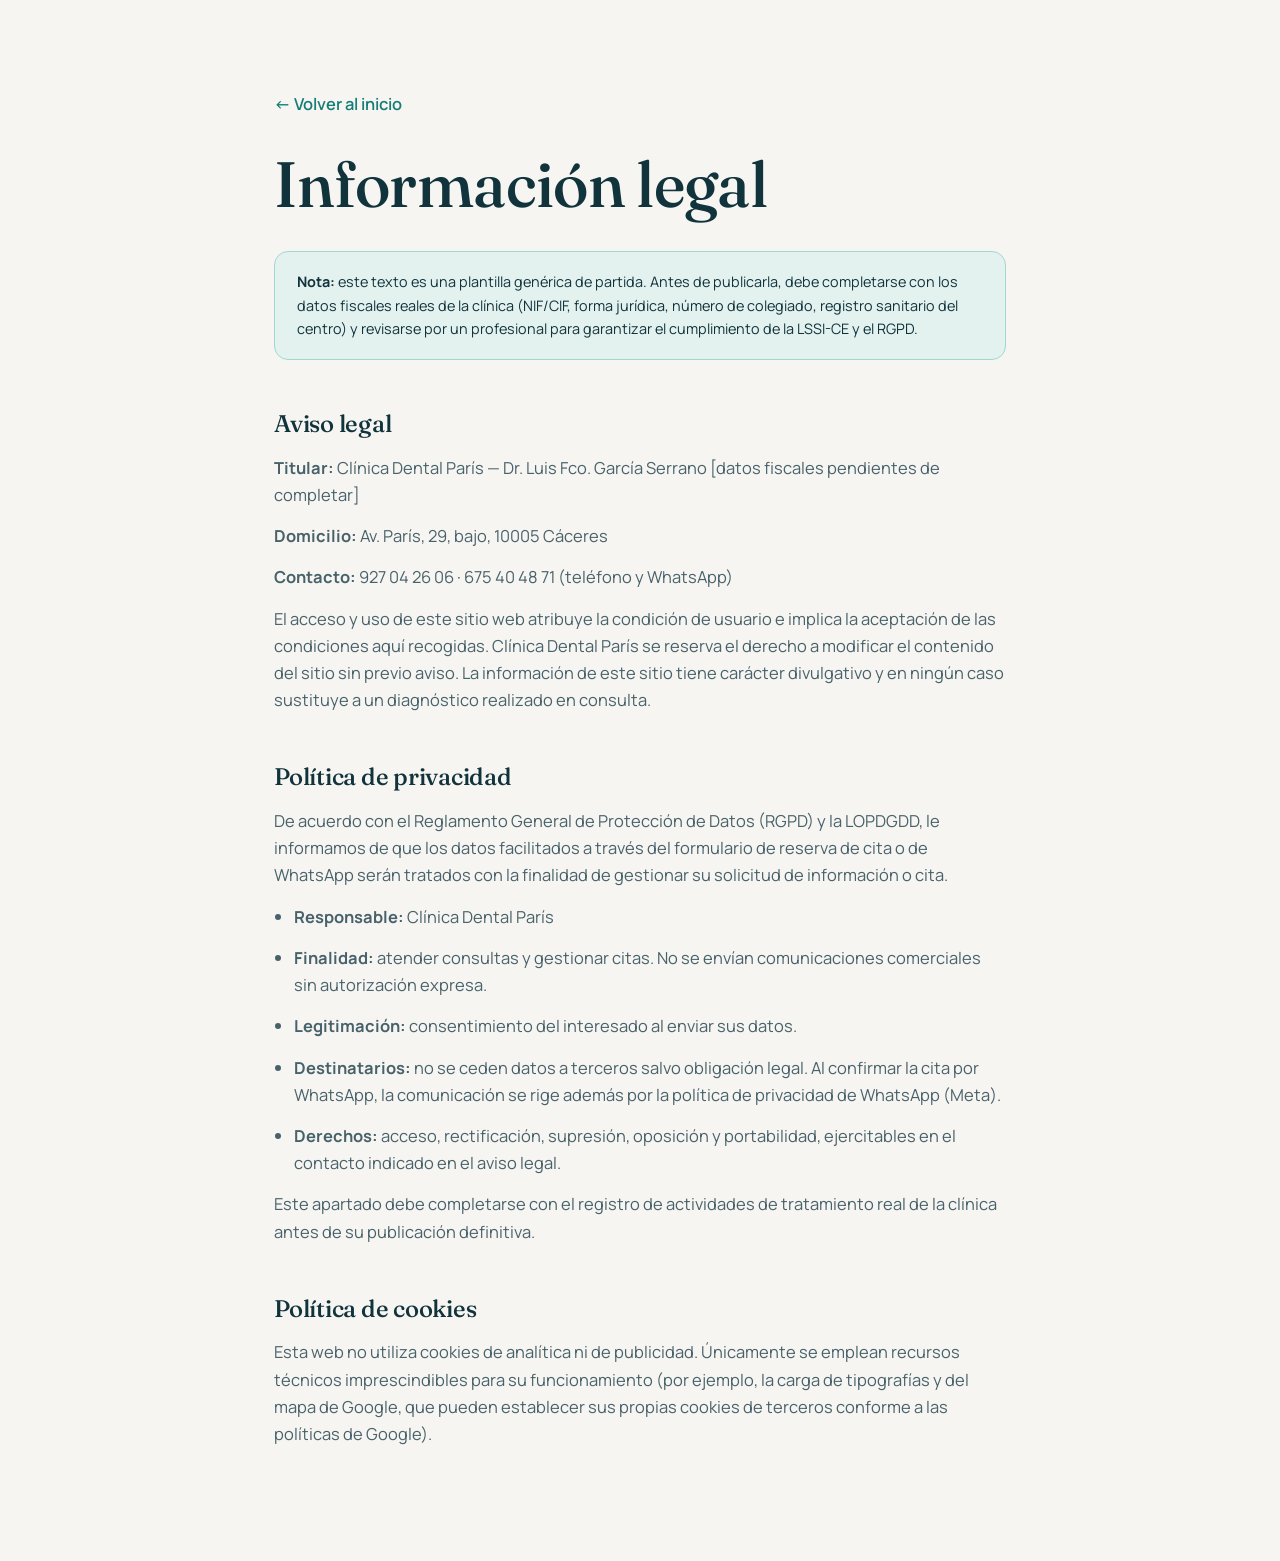
<file: clinica-dental-paris/legal.html>
<!DOCTYPE html>
<html lang="es">
<head>
<meta charset="UTF-8">
<meta name="viewport" content="width=device-width, initial-scale=1.0">
<title>Aviso Legal y Privacidad | Clínica Dental París</title>
<meta name="robots" content="noindex">
<link rel="icon" type="image/svg+xml" href="assets/favicon.svg">
<link rel="preconnect" href="https://fonts.googleapis.com">
<link rel="preconnect" href="https://fonts.gstatic.com" crossorigin>
<link href="https://fonts.googleapis.com/css2?family=Fraunces:ital,opsz,wght@0,9..144,400;0,9..144,500;0,9..144,600;1,9..144,500&family=Manrope:wght@300;400;500;600;700&display=swap" rel="stylesheet">
<link rel="stylesheet" href="css/style.css">
<style>
  .legal-page { max-width: 780px; margin: 0 auto; padding: 90px 24px 100px; position: relative; z-index: 1; }
  .legal-page h1 { margin-bottom: 30px; }
  .legal-page h2 { font-size: 1.5rem; margin: 50px 0 16px; scroll-margin-top: 100px; }
  .legal-page p, .legal-page li { color: var(--ink-soft); margin-bottom: 14px; }
  .legal-page ul { padding-left: 20px; list-style: disc; }
  .legal-notice {
    background: var(--teal-soft);
    border: 1px solid var(--aqua);
    border-radius: var(--radius-sm);
    padding: 18px 22px;
    font-size: 0.9rem;
    color: var(--ink);
    margin-bottom: 40px;
  }
  .back-link { display: inline-block; margin-bottom: 30px; color: var(--teal); font-weight: 600; }
</style>
</head>
<body>
<div class="legal-page">
  <a href="index.html" class="back-link">← Volver al inicio</a>
  <h1>Información legal</h1>

  <div class="legal-notice">
    <strong>Nota:</strong> este texto es una plantilla genérica de partida. Antes de publicarla, debe completarse con los datos fiscales reales de la clínica (NIF/CIF, forma jurídica, número de colegiado, registro sanitario del centro) y revisarse por un profesional para garantizar el cumplimiento de la LSSI-CE y el RGPD.
  </div>

  <h2 id="aviso-legal">Aviso legal</h2>
  <p><strong>Titular:</strong> Clínica Dental París — Dr. Luis Fco. García Serrano [datos fiscales pendientes de completar]</p>
  <p><strong>Domicilio:</strong> Av. París, 29, bajo, 10005 Cáceres</p>
  <p><strong>Contacto:</strong> 927 04 26 06 · 675 40 48 71 (teléfono y WhatsApp)</p>
  <p>El acceso y uso de este sitio web atribuye la condición de usuario e implica la aceptación de las condiciones aquí recogidas. Clínica Dental París se reserva el derecho a modificar el contenido del sitio sin previo aviso. La información de este sitio tiene carácter divulgativo y en ningún caso sustituye a un diagnóstico realizado en consulta.</p>

  <h2 id="privacidad">Política de privacidad</h2>
  <p>De acuerdo con el Reglamento General de Protección de Datos (RGPD) y la LOPDGDD, le informamos de que los datos facilitados a través del formulario de reserva de cita o de WhatsApp serán tratados con la finalidad de gestionar su solicitud de información o cita.</p>
  <ul>
    <li><strong>Responsable:</strong> Clínica Dental París</li>
    <li><strong>Finalidad:</strong> atender consultas y gestionar citas. No se envían comunicaciones comerciales sin autorización expresa.</li>
    <li><strong>Legitimación:</strong> consentimiento del interesado al enviar sus datos.</li>
    <li><strong>Destinatarios:</strong> no se ceden datos a terceros salvo obligación legal. Al confirmar la cita por WhatsApp, la comunicación se rige además por la política de privacidad de WhatsApp (Meta).</li>
    <li><strong>Derechos:</strong> acceso, rectificación, supresión, oposición y portabilidad, ejercitables en el contacto indicado en el aviso legal.</li>
  </ul>
  <p>Este apartado debe completarse con el registro de actividades de tratamiento real de la clínica antes de su publicación definitiva.</p>

  <h2 id="cookies">Política de cookies</h2>
  <p>Esta web no utiliza cookies de analítica ni de publicidad. Únicamente se emplean recursos técnicos imprescindibles para su funcionamiento (por ejemplo, la carga de tipografías y del mapa de Google, que pueden establecer sus propias cookies de terceros conforme a las políticas de Google).</p>
</div>
</body>
</html>
</file>
<file: css/style.css>
/* ============================================================
   ONAE ESTÉTICA AVANZADA — stylesheet
   ============================================================ */

:root {
  --dark: #16241c;
  --dark-2: #1f3328;
  --dark-3: #0f1a14;
  --gold: #c9a76b;
  --gold-light: #e6d3a8;
  --gold-soft: rgba(201, 167, 107, 0.18);
  --cream: #faf6ee;
  --cream-2: #f2ead9;
  --white: #fffdf9;
  --text: #2b2b26;
  --text-soft: #665f52;
  --shadow: 0 20px 50px -20px rgba(22, 36, 28, 0.35);
  --shadow-sm: 0 8px 24px -12px rgba(22, 36, 28, 0.3);
  --radius: 18px;
  --radius-sm: 10px;
  --font-head: 'Cormorant Garamond', 'Georgia', serif;
  --font-body: 'Jost', 'Segoe UI', sans-serif;
  --ease: cubic-bezier(.22, 1, .36, 1);
}

* { margin: 0; padding: 0; box-sizing: border-box; }

html {
  scroll-behavior: smooth;
  font-size: 16px;
  overflow-x: hidden;
}

body {
  font-family: var(--font-body);
  color: var(--text);
  background: var(--cream);
  line-height: 1.6;
  overflow-x: hidden;
  -webkit-font-smoothing: antialiased;
}

img, svg { display: block; max-width: 100%; }
a { color: inherit; text-decoration: none; }
ul { list-style: none; }
button { font: inherit; cursor: pointer; border: none; background: none; color: inherit; }
input, select, textarea { font: inherit; }

.container {
  width: 100%;
  max-width: 1180px;
  margin: 0 auto;
  padding: 0 24px;
  position: relative;
}

h1, h2, h3 { font-family: var(--font-head); font-weight: 600; color: var(--dark); line-height: 1.15; }
h2 { font-size: clamp(1.9rem, 4vw, 2.7rem); }
h3 { font-size: 1.3rem; }

.eyebrow {
  font-family: var(--font-body);
  text-transform: uppercase;
  letter-spacing: 0.18em;
  font-size: 0.78rem;
  color: var(--gold);
  font-weight: 500;
  margin-bottom: 10px;
}

section { position: relative; z-index: 1; }

.section-head { max-width: 640px; margin: 0 auto 56px; text-align: center; }
.section-subtitle { color: var(--text-soft); margin-top: 12px; font-size: 1.05rem; }

/* ============ scroll reveal ============ */
.reveal {
  opacity: 0;
  transform: translateY(28px);
  transition: opacity .8s var(--ease), transform .8s var(--ease);
}
.reveal.in-view { opacity: 1; transform: translateY(0); }

@media (prefers-reduced-motion: reduce) {
  html { scroll-behavior: auto; }
  .reveal { opacity: 1; transform: none; transition: none; }
  * { animation-duration: 0.001ms !important; animation-iteration-count: 1 !important; transition-duration: 0.001ms !important; }
}

/* ============ buttons ============ */
.btn {
  display: inline-flex;
  align-items: center;
  justify-content: center;
  gap: 8px;
  padding: 15px 30px;
  border-radius: 100px;
  font-size: 0.95rem;
  font-weight: 500;
  letter-spacing: 0.02em;
  transition: transform .35s var(--ease), box-shadow .35s var(--ease), background .35s var(--ease), color .35s var(--ease);
  white-space: nowrap;
}
.btn-primary {
  background: linear-gradient(135deg, var(--gold-light), var(--gold));
  color: var(--dark-3);
  box-shadow: var(--shadow-sm);
}
.btn-primary:hover { transform: translateY(-3px); box-shadow: 0 16px 30px -10px rgba(201,167,107,.55); }
.btn-ghost {
  background: transparent;
  color: var(--dark);
  border: 1.5px solid rgba(22,36,28,.25);
}
.btn-ghost:hover { border-color: var(--gold); background: var(--gold-soft); transform: translateY(-3px); }
.btn-small { padding: 10px 20px; font-size: 0.85rem; }
.btn-full { width: 100%; }

/* ============ background particle canvas ============ */
#particle-canvas {
  position: fixed;
  inset: 0;
  width: 100%;
  height: 100%;
  z-index: 0;
  pointer-events: none;
  opacity: 0.7;
}

/* ============ botanical decorations ============ */
.botanical-layer {
  position: absolute;
  inset: 0;
  height: 100%;
  overflow: hidden;
  pointer-events: none;
  z-index: 0;
}
.botanical {
  position: absolute;
  fill: var(--gold);
  opacity: 0.12;
}
.leaf-1 { width: 220px; top: 8%; left: -4%; animation: sway 14s ease-in-out infinite; }
.leaf-2 { width: 160px; top: 55%; right: -3%; opacity: .09; animation: sway 18s ease-in-out infinite reverse; }
.leaf-3 { width: 140px; top: 120vh; left: 4%; opacity: .1; animation: sway 16s ease-in-out infinite; }
.spark-1 { width: 26px; top: 20%; right: 12%; opacity: .5; animation: twinkle 5s ease-in-out infinite; }
.spark-2 { width: 18px; top: 75vh; left: 20%; opacity: .4; animation: twinkle 6.5s ease-in-out infinite 1s; }

@keyframes sway {
  0%, 100% { transform: rotate(-6deg) translateY(0); }
  50% { transform: rotate(4deg) translateY(-22px); }
}
@keyframes twinkle {
  0%, 100% { opacity: .15; transform: scale(0.85) rotate(0deg); }
  50% { opacity: .7; transform: scale(1.15) rotate(25deg); }
}

/* ============ header ============ */
.site-header {
  position: fixed;
  top: 0; left: 0; right: 0;
  z-index: 100;
  padding: 22px 0;
  transition: padding .4s var(--ease), background .4s var(--ease), box-shadow .4s var(--ease);
}
.site-header.scrolled {
  padding: 12px 0;
  background: rgba(250, 246, 238, 0.85);
  backdrop-filter: blur(14px) saturate(1.4);
  box-shadow: 0 4px 30px -10px rgba(22,36,28,.15);
}
.header-inner { display: flex; align-items: center; justify-content: space-between; gap: 20px; }

.logo { display: flex; align-items: center; gap: 10px; }
.logo-mark { width: 30px; height: 30px; color: var(--gold); }
.logo-mark svg { fill: currentColor; }
.logo-text {
  font-family: var(--font-head);
  font-size: 1.4rem;
  font-weight: 600;
  letter-spacing: .04em;
  color: var(--dark);
  display: flex;
  flex-direction: column;
  line-height: 1.1;
}
.logo-text em {
  font-style: normal;
  font-family: var(--font-body);
  font-size: 0.55rem;
  letter-spacing: .25em;
  text-transform: uppercase;
  color: var(--gold);
}

.main-nav ul { display: flex; gap: 32px; }
.nav-link {
  font-size: 0.92rem;
  font-weight: 500;
  color: var(--dark);
  position: relative;
  padding: 4px 0;
}
.nav-link::after {
  content: "";
  position: absolute;
  left: 0; bottom: -2px;
  width: 0; height: 1.5px;
  background: var(--gold);
  transition: width .3s var(--ease);
}
.nav-link:hover::after, .nav-link.active::after { width: 100%; }
.nav-link.active { color: var(--gold); }

.header-actions { display: flex; align-items: center; gap: 16px; position: relative; z-index: 101; }

.nav-toggle {
  display: none;
  flex-direction: column;
  justify-content: center;
  gap: 5px;
  width: 34px; height: 34px;
}
.nav-toggle span { display: block; width: 100%; height: 2px; background: var(--dark); transition: transform .35s var(--ease), opacity .35s var(--ease); }
.nav-toggle.open span:nth-child(1) { transform: translateY(7px) rotate(45deg); }
.nav-toggle.open span:nth-child(2) { opacity: 0; }
.nav-toggle.open span:nth-child(3) { transform: translateY(-7px) rotate(-45deg); }

/* ============ hero ============ */
.hero {
  min-height: 100vh;
  display: flex;
  align-items: center;
  position: relative;
  padding: 140px 0 100px;
  overflow: hidden;
}
.hero-glow {
  position: absolute;
  top: -20%;
  left: 50%;
  transform: translateX(-50%);
  width: 900px; height: 900px;
  background: radial-gradient(circle, var(--gold-soft) 0%, transparent 65%);
  filter: blur(10px);
  z-index: 0;
  animation: pulse-glow 10s ease-in-out infinite;
}
@keyframes pulse-glow {
  0%, 100% { opacity: .8; transform: translateX(-50%) scale(1); }
  50% { opacity: 1; transform: translateX(-50%) scale(1.08); }
}
.hero-inner { text-align: center; max-width: 780px; margin: 0 auto; }
.hero-title {
  font-size: clamp(2.6rem, 7vw, 4.6rem);
  margin-bottom: 18px;
  letter-spacing: .01em;
}
.hero-title span { display: block; font-size: 0.38em; letter-spacing: .3em; text-transform: uppercase; color: var(--gold); font-family: var(--font-body); font-weight: 500; margin-top: 10px; }
.hero-quote {
  font-family: var(--font-head);
  font-style: italic;
  font-size: 1.4rem;
  color: var(--dark-2);
  margin-bottom: 20px;
}
.hero-text { color: var(--text-soft); font-size: 1.08rem; max-width: 560px; margin: 0 auto 36px; }
.hero-actions { display: flex; gap: 18px; justify-content: center; flex-wrap: wrap; margin-bottom: 34px; }
.hero-trust { display: flex; align-items: center; justify-content: center; gap: 10px; font-size: 0.9rem; color: var(--text-soft); }
.stars { color: var(--gold); letter-spacing: 2px; }

.scroll-cue {
  position: absolute;
  bottom: 34px; left: 50%;
  transform: translateX(-50%);
  width: 26px; height: 42px;
  border: 1.5px solid rgba(22,36,28,.3);
  border-radius: 20px;
}
.scroll-cue span {
  position: absolute;
  top: 8px; left: 50%;
  width: 4px; height: 8px;
  background: var(--gold);
  border-radius: 3px;
  transform: translateX(-50%);
  animation: scroll-dot 1.8s ease-in-out infinite;
}
@keyframes scroll-dot {
  0% { opacity: 1; top: 8px; }
  70% { opacity: 0; top: 22px; }
  100% { opacity: 0; top: 8px; }
}

/* ============ about ============ */
.about { padding: 120px 0; }
.about-grid { display: grid; grid-template-columns: 0.8fr 1fr; gap: 70px; align-items: center; }
.about-visual { display: flex; justify-content: center; }
.about-frame {
  position: relative;
  width: min(360px, 100%);
  aspect-ratio: 1;
  border-radius: 50%;
  background: linear-gradient(160deg, var(--dark), var(--dark-2));
  display: flex;
  align-items: center;
  justify-content: center;
  box-shadow: var(--shadow);
}
.about-botanical { width: 62%; color: var(--gold-light); animation: rotate-slow 40s linear infinite; }
@keyframes rotate-slow { to { transform: rotate(360deg); } }
.about-badge {
  position: absolute;
  bottom: -6%; right: -6%;
  background: var(--white);
  border-radius: 50%;
  width: 128px; height: 128px;
  display: flex; flex-direction: column; align-items: center; justify-content: center;
  text-align: center;
  box-shadow: var(--shadow-sm);
  border: 1px solid var(--cream-2);
}
.about-badge strong { font-family: var(--font-head); font-size: 1.7rem; color: var(--gold); line-height: 1; }
.about-badge span { font-size: 0.68rem; color: var(--text-soft); margin-top: 4px; line-height: 1.2; }

.about-content h2 { margin-bottom: 20px; }
.about-content p { margin-bottom: 16px; color: var(--text-soft); }
.about-content p strong { color: var(--dark); font-weight: 600; }

.feature-list { margin: 26px 0; display: flex; flex-direction: column; gap: 12px; }
.feature-list li { display: flex; align-items: center; gap: 12px; color: var(--dark); font-weight: 500; font-size: 0.96rem; }
.feature-icon {
  width: 22px; height: 22px; flex-shrink: 0;
  display: flex; align-items: center; justify-content: center;
  background: var(--gold-soft); color: var(--gold);
  border-radius: 50%; font-size: 0.7rem;
}

.link-arrow { color: var(--gold); font-weight: 500; display: inline-block; transition: transform .3s var(--ease); }
.link-arrow:hover { transform: translateX(6px); }

/* ============ why us ============ */
.why-us { padding: 20px 0 100px; }
.why-grid { display: grid; grid-template-columns: repeat(4, 1fr); gap: 24px; }
.why-card {
  background: var(--white);
  border: 1px solid var(--cream-2);
  border-radius: var(--radius);
  padding: 34px 26px;
  text-align: center;
  transition: transform .4s var(--ease), box-shadow .4s var(--ease);
}
.why-card:hover { transform: translateY(-8px); box-shadow: var(--shadow); }
.why-icon {
  width: 56px; height: 56px;
  margin: 0 auto 18px;
  color: var(--gold);
  display: flex; align-items: center; justify-content: center;
  background: var(--gold-soft);
  border-radius: 50%;
}
.why-icon svg { width: 28px; height: 28px; }
.why-card h3 { font-size: 1.08rem; margin-bottom: 8px; }
.why-card p { color: var(--text-soft); font-size: 0.92rem; }

/* ============ services ============ */
.services { padding: 100px 0; background: var(--cream-2); position: relative; }
.services-grid { display: grid; grid-template-columns: repeat(3, 1fr); gap: 22px; }
.service-card {
  background: var(--white);
  border-radius: var(--radius);
  padding: 34px 28px;
  transition: transform .4s var(--ease), box-shadow .4s var(--ease), background .4s var(--ease);
  border: 1px solid transparent;
}
.service-card:hover {
  transform: translateY(-6px);
  box-shadow: var(--shadow);
  border-color: var(--gold-soft);
}
.service-icon { font-size: 1.8rem; display: inline-block; margin-bottom: 16px; }
.service-card h3 { font-size: 1.15rem; margin-bottom: 10px; }
.service-card p { color: var(--text-soft); font-size: 0.93rem; }

.services-cta {
  margin-top: 56px;
  text-align: center;
  display: flex; flex-direction: column; align-items: center; gap: 16px;
}
.services-cta p { font-family: var(--font-head); font-size: 1.3rem; color: var(--dark); }

/* ============ tip banner ============ */
.tip-banner {
  padding: 90px 0;
  background: linear-gradient(150deg, var(--dark), var(--dark-2) 60%, var(--dark-3));
  color: var(--cream);
  position: relative;
  overflow: hidden;
}
.tip-banner::before {
  content: "";
  position: absolute;
  width: 500px; height: 500px;
  border-radius: 50%;
  background: radial-gradient(circle, var(--gold-soft), transparent 70%);
  top: -20%; right: -10%;
}
.tip-inner { display: grid; grid-template-columns: 1.2fr 1fr; gap: 60px; align-items: center; }
.tip-text .eyebrow { color: var(--gold-light); }
.tip-text h2 { color: var(--white); margin-bottom: 16px; }
.tip-text p:not(.eyebrow) { color: rgba(250,246,238,.75); }
.tip-list { display: flex; flex-direction: column; gap: 16px; }
.tip-list li {
  display: flex; align-items: center; gap: 14px;
  background: rgba(250,246,238,.06);
  border: 1px solid rgba(250,246,238,.12);
  padding: 16px 20px;
  border-radius: var(--radius-sm);
  font-size: 0.95rem;
}
.tip-list li span {
  color: var(--gold);
  font-weight: 700;
}

/* ============ reviews ============ */
.reviews { padding: 100px 0 80px; }
.reviews-track-wrap {
  position: relative;
  display: flex;
  align-items: center;
  gap: 10px;
  max-width: 1180px;
  margin: 0 auto;
  padding: 0 12px;
}
.reviews-track {
  display: flex;
  gap: 22px;
  overflow-x: auto;
  scroll-snap-type: x mandatory;
  padding: 8px 4px 20px;
  scrollbar-width: none;
}
.reviews-track::-webkit-scrollbar { display: none; }
.review-card {
  scroll-snap-align: start;
  flex: 0 0 clamp(260px, 32vw, 340px);
  background: var(--white);
  border: 1px solid var(--cream-2);
  border-radius: var(--radius);
  padding: 28px 26px;
  display: flex;
  flex-direction: column;
  box-shadow: var(--shadow-sm);
}
.review-stars { color: var(--gold); letter-spacing: 2px; margin-bottom: 14px; font-size: 0.95rem; }
.review-text { color: var(--text-soft); font-size: 0.93rem; flex: 1; margin-bottom: 20px; }
.review-author { display: flex; align-items: center; gap: 12px; }
.avatar {
  width: 40px; height: 40px; border-radius: 50%;
  background: linear-gradient(135deg, var(--gold-light), var(--gold));
  color: var(--dark-3);
  display: flex; align-items: center; justify-content: center;
  font-size: 0.78rem; font-weight: 600; flex-shrink: 0;
}
.review-author strong { display: block; font-size: 0.92rem; color: var(--dark); }
.review-author span { font-size: 0.78rem; color: var(--text-soft); }

.review-nav {
  flex-shrink: 0;
  width: 44px; height: 44px;
  border-radius: 50%;
  background: var(--white);
  border: 1px solid var(--cream-2);
  font-size: 1.3rem;
  color: var(--dark);
  display: flex; align-items: center; justify-content: center;
  transition: background .3s var(--ease), color .3s var(--ease), transform .3s var(--ease);
}
.review-nav:hover { background: var(--gold); color: var(--white); transform: scale(1.08); }

.reviews-dots { display: flex; justify-content: center; gap: 8px; margin-top: 8px; }
.reviews-dots span {
  width: 7px; height: 7px; border-radius: 50%;
  background: var(--cream-2);
  transition: background .3s var(--ease), transform .3s var(--ease);
}
.reviews-dots span.active { background: var(--gold); transform: scale(1.3); }

.reviews-footer { text-align: center; margin-top: 40px; }

/* ============ location ============ */
.location { padding: 100px 0; background: var(--cream-2); }
.location-grid { display: grid; grid-template-columns: 1fr 1fr; gap: 60px; align-items: center; }
.location-address { font-size: 1.15rem; color: var(--dark); margin: 18px 0 22px; line-height: 1.5; }

.status-badge {
  display: inline-flex; align-items: center; gap: 10px;
  background: var(--white);
  padding: 10px 18px;
  border-radius: 100px;
  font-size: 0.88rem;
  font-weight: 500;
  margin-bottom: 30px;
  box-shadow: var(--shadow-sm);
}
.status-dot { width: 9px; height: 9px; border-radius: 50%; background: #9a9a8f; transition: background .3s; }
.status-dot.open { background: #4caf6e; box-shadow: 0 0 0 4px rgba(76,175,110,.2); }
.status-dot.closed { background: #c96b6b; box-shadow: 0 0 0 4px rgba(201,107,107,.15); }

.hours-table { width: 100%; border-collapse: collapse; margin-bottom: 30px; }
.hours-table tr { border-bottom: 1px solid rgba(22,36,28,.08); }
.hours-table tr:last-child { border-bottom: none; }
.hours-table th, .hours-table td { padding: 12px 0; text-align: left; font-weight: 400; }
.hours-table th { color: var(--dark); font-weight: 500; width: 45%; }
.hours-table td { color: var(--text-soft); }

.location-actions { display: flex; gap: 16px; flex-wrap: wrap; }

.location-map {
  border-radius: var(--radius);
  overflow: hidden;
  box-shadow: var(--shadow);
  aspect-ratio: 4/3.4;
  filter: saturate(0.85);
}
.location-map iframe { width: 100%; height: 100%; border: 0; }

/* ============ contact ============ */
.contact { padding: 100px 0 120px; }
.contact-grid { display: grid; grid-template-columns: 0.85fr 1.15fr; gap: 40px; }
.contact-cards { display: grid; grid-template-columns: 1fr 1fr; gap: 18px; align-content: start; }
.contact-card {
  background: var(--white);
  border: 1px solid var(--cream-2);
  border-radius: var(--radius);
  padding: 22px;
  display: flex; align-items: center; gap: 14px;
  transition: transform .35s var(--ease), box-shadow .35s var(--ease), border-color .35s var(--ease);
}
.contact-card:hover { transform: translateY(-5px); box-shadow: var(--shadow-sm); border-color: var(--gold-soft); }
.contact-icon { font-size: 1.5rem; }
.contact-card strong { display: block; font-size: 0.92rem; color: var(--dark); }
.contact-card span { font-size: 0.82rem; color: var(--text-soft); }

.contact-form {
  background: var(--white);
  border: 1px solid var(--cream-2);
  border-radius: var(--radius);
  padding: 34px;
  box-shadow: var(--shadow-sm);
}
.form-row { margin-bottom: 18px; }
.form-row label { display: block; font-size: 0.85rem; font-weight: 500; margin-bottom: 7px; color: var(--dark); }
.form-row input, .form-row select, .form-row textarea {
  width: 100%;
  padding: 13px 16px;
  border: 1.5px solid var(--cream-2);
  border-radius: var(--radius-sm);
  background: var(--cream);
  color: var(--text);
  transition: border-color .3s var(--ease), background .3s var(--ease);
  resize: vertical;
}
.form-row input:focus, .form-row select:focus, .form-row textarea:focus {
  outline: none;
  border-color: var(--gold);
  background: var(--white);
}
.form-hint { text-align: center; font-size: 0.78rem; color: var(--text-soft); margin-top: 12px; }

/* ============ footer ============ */
.site-footer { background: var(--dark-3); color: rgba(250,246,238,.75); padding-top: 80px; }
.footer-grid { display: grid; grid-template-columns: 1.4fr 1fr 1fr 1fr; gap: 40px; padding-bottom: 60px; }
.footer-brand .logo-text { color: var(--white); }
.footer-brand p { margin: 14px 0 20px; font-size: 0.9rem; max-width: 260px; }
.social-icon {
  width: 40px; height: 40px;
  border-radius: 50%;
  border: 1px solid rgba(250,246,238,.2);
  display: inline-flex; align-items: center; justify-content: center;
  transition: background .3s var(--ease), border-color .3s var(--ease), transform .3s var(--ease);
}
.social-icon svg { width: 18px; height: 18px; fill: currentColor; }
.social-icon:hover { background: var(--gold); border-color: var(--gold); color: var(--dark-3); transform: translateY(-3px); }

.footer-col h4 { color: var(--white); font-family: var(--font-body); font-size: 0.85rem; text-transform: uppercase; letter-spacing: .12em; margin-bottom: 20px; font-weight: 500; }
.footer-col ul { display: flex; flex-direction: column; gap: 12px; font-size: 0.9rem; }
.footer-col a:hover { color: var(--gold); }

.footer-bottom { border-top: 1px solid rgba(250,246,238,.1); padding: 22px 0; }
.footer-bottom-inner { display: flex; justify-content: space-between; align-items: center; flex-wrap: wrap; gap: 12px; font-size: 0.8rem; }
.footer-legal { display: flex; gap: 22px; }
.footer-legal a:hover { color: var(--gold); }

/* ============ floating buttons ============ */
.whatsapp-fab {
  position: fixed;
  bottom: 26px; right: 26px;
  width: 58px; height: 58px;
  background: #25D366;
  color: white;
  border-radius: 50%;
  display: flex; align-items: center; justify-content: center;
  box-shadow: 0 10px 30px -8px rgba(37,211,102,.6);
  z-index: 90;
  animation: fab-pulse 3s ease-in-out infinite;
}
.whatsapp-fab svg { width: 28px; height: 28px; fill: currentColor; }
@keyframes fab-pulse {
  0%, 100% { box-shadow: 0 10px 30px -8px rgba(37,211,102,.6); }
  50% { box-shadow: 0 10px 30px -4px rgba(37,211,102,.9), 0 0 0 8px rgba(37,211,102,.12); }
}

.back-to-top {
  position: fixed;
  bottom: 26px; right: 96px;
  width: 46px; height: 46px;
  background: var(--white);
  border: 1px solid var(--cream-2);
  color: var(--dark);
  border-radius: 50%;
  display: flex; align-items: center; justify-content: center;
  box-shadow: var(--shadow-sm);
  z-index: 90;
  opacity: 0; visibility: hidden; transform: translateY(10px);
  transition: opacity .3s var(--ease), transform .3s var(--ease), visibility .3s;
}
.back-to-top.visible { opacity: 1; visibility: visible; transform: translateY(0); }
.back-to-top:hover { background: var(--gold); color: var(--white); }

/* ============ cookie consent ============ */
.cookie-consent {
  position: fixed;
  left: 20px; right: 20px; bottom: -260px;
  max-width: 560px;
  margin: 0 auto;
  background: var(--dark-3);
  color: var(--cream);
  border-radius: var(--radius);
  padding: 22px 26px;
  box-shadow: var(--shadow);
  z-index: 200;
  display: flex;
  flex-direction: column;
  gap: 16px;
  transition: bottom .5s var(--ease);
}
.cookie-consent.visible { bottom: 20px; }
.cookie-consent p { font-size: 0.86rem; color: rgba(250,246,238,.85); margin: 0; line-height: 1.5; }
.cookie-consent p a { color: var(--gold-light); text-decoration: underline; }
.cookie-actions { display: flex; gap: 12px; justify-content: flex-end; }
.cookie-consent .btn-ghost { color: var(--cream); border-color: rgba(250,246,238,.3); }
.cookie-consent .btn-ghost:hover { background: rgba(250,246,238,.1); border-color: var(--gold); color: var(--cream); }

@media (max-width: 480px) {
  .cookie-consent { left: 12px; right: 12px; padding: 20px; }
  .cookie-actions { justify-content: stretch; }
  .cookie-actions .btn { flex: 1; }
}

/* ============ responsive ============ */
@media (max-width: 980px) {
  .about-grid, .location-grid, .contact-grid, .tip-inner { grid-template-columns: 1fr; }
  .about-visual { order: -1; }
  .why-grid { grid-template-columns: repeat(2, 1fr); }
  .services-grid { grid-template-columns: repeat(2, 1fr); }
  .footer-grid { grid-template-columns: 1fr 1fr; }
}

@media (max-width: 760px) {
  .main-nav {
    position: fixed;
    top: 0; right: 0;
    height: 100vh;
    width: min(320px, 85vw);
    background: var(--cream);
    box-shadow: -10px 0 40px rgba(0,0,0,.15);
    transform: translateX(100%);
    transition: transform .45s var(--ease);
    padding: 110px 40px 40px;
    z-index: 99;
  }
  .main-nav.open { transform: translateX(0); }
  .main-nav ul { flex-direction: column; gap: 26px; }
  .nav-link { font-size: 1.1rem; }
  .nav-toggle { display: flex; }
  .header-actions .btn-small { display: none; }

  .why-grid, .services-grid, .contact-cards { grid-template-columns: 1fr; }
  .footer-grid { grid-template-columns: 1fr; text-align: left; }
  .footer-bottom-inner { flex-direction: column; text-align: center; }
  .hero { padding: 120px 0 80px; }
  .back-to-top { right: 90px; bottom: 22px; width: 42px; height: 42px; }
  .whatsapp-fab { right: 20px; bottom: 22px; width: 52px; height: 52px; }
}

@media (max-width: 480px) {
  .container { padding: 0 18px; }
  .hero-actions { flex-direction: column; width: 100%; }
  .hero-actions .btn { width: 100%; }
  .location-actions { flex-direction: column; }
  .location-actions .btn { width: 100%; }
}
</file>
<file: clinica-dental-paris/css/style.css>
/* ============================================================
   Clínica Dental París — Hoja de estilos
   Paleta: porcelana, petróleo profundo y verde azulado clínico
   ============================================================ */

:root {
  --bg: #f7f5f1;
  --surface: #ffffff;
  --ink: #10333c;
  --ink-soft: #48626b;
  --teal: #147d75;
  --teal-dark: #0d5c56;
  --teal-soft: #e3f1ef;
  --aqua: #9fd8d0;
  --gold: #d9a441;
  --line: #e4dfd6;
  --shadow: 0 20px 50px -20px rgba(16, 51, 60, 0.25);
  --shadow-soft: 0 12px 30px -18px rgba(16, 51, 60, 0.2);
  --radius: 22px;
  --radius-sm: 14px;
  --font-display: "Fraunces", Georgia, serif;
  --font-body: "Manrope", "Segoe UI", sans-serif;
}

* { margin: 0; padding: 0; box-sizing: border-box; }

html { scroll-behavior: smooth; }

body {
  font-family: var(--font-body);
  background: var(--bg);
  color: var(--ink);
  line-height: 1.65;
  font-size: 16.5px;
  overflow-x: hidden;
  -webkit-font-smoothing: antialiased;
}

img { max-width: 100%; display: block; }
a { color: inherit; text-decoration: none; }
ul { list-style: none; }

.container {
  width: min(1160px, 92%);
  margin: 0 auto;
}

/* ---------- Tipografía ---------- */

h1, h2, h3 {
  font-family: var(--font-display);
  font-weight: 500;
  line-height: 1.15;
  letter-spacing: -0.01em;
}

h1 { font-size: clamp(2.5rem, 5.4vw, 4rem); }
h2 { font-size: clamp(1.9rem, 3.6vw, 2.7rem); }

h1 em, h2 em {
  font-style: italic;
  color: var(--teal);
}

.overline {
  text-transform: uppercase;
  letter-spacing: 0.22em;
  font-size: 0.74rem;
  font-weight: 700;
  color: var(--teal);
  margin-bottom: 14px;
}

.lead {
  font-size: 1.12rem;
  color: var(--ink-soft);
}

.section { padding: 105px 0; position: relative; }

.section-head {
  max-width: 660px;
  margin: 0 auto 60px;
  text-align: center;
}

.section-sub {
  margin-top: 16px;
  color: var(--ink-soft);
  font-size: 1.05rem;
}

/* ---------- Botones ---------- */

.btn {
  display: inline-flex;
  align-items: center;
  justify-content: center;
  gap: 9px;
  padding: 15px 30px;
  border-radius: 999px;
  font-weight: 700;
  font-size: 0.95rem;
  font-family: var(--font-body);
  border: 1.5px solid transparent;
  cursor: pointer;
  transition: transform 0.25s ease, box-shadow 0.25s ease, background 0.25s ease, color 0.25s ease;
}

.btn:hover { transform: translateY(-2px); }

.btn-primary {
  background: var(--teal);
  color: #fff;
  box-shadow: 0 12px 26px -12px rgba(20, 125, 117, 0.65);
}
.btn-primary:hover { background: var(--teal-dark); }

.btn-ghost {
  background: transparent;
  color: var(--ink);
  border-color: var(--ink);
}
.btn-ghost:hover { background: var(--ink); color: #fff; }

.btn-light { background: #fff; color: var(--ink); }
.btn-light:hover { background: var(--aqua); }

.btn-outline-light {
  background: transparent;
  color: #fff;
  border-color: rgba(255, 255, 255, 0.6);
}
.btn-outline-light:hover { background: rgba(255, 255, 255, 0.12); }

.btn-small { padding: 11px 22px; font-size: 0.88rem; }
.btn-block { width: 100%; }
.btn-icon { width: 18px; height: 18px; fill: currentColor; }

.btn-text {
  background: none;
  border: none;
  color: var(--ink-soft);
  text-decoration: underline;
  font-size: 0.9rem;
}

.text-link {
  color: var(--teal);
  font-weight: 700;
  font-size: 0.95rem;
}
.text-link:hover { color: var(--teal-dark); }

/* ---------- Dientes flotantes de fondo ---------- */

.teeth-layer {
  position: fixed;
  inset: 0;
  z-index: 0;
  pointer-events: none;
  overflow: hidden;
}

.floating-tooth {
  position: absolute;
  bottom: -12vh;
  color: var(--teal);
  opacity: 0;
  animation: toothFloat linear infinite;
  will-change: transform;
}

.floating-tooth svg {
  width: 100%;
  height: 100%;
  fill: currentColor;
}

.floating-tooth.sparkle { color: var(--gold); }

@keyframes toothFloat {
  0%   { transform: translateY(0) rotate(-8deg); opacity: 0; }
  8%   { opacity: var(--tooth-opacity, 0.07); }
  90%  { opacity: var(--tooth-opacity, 0.07); }
  100% { transform: translateY(-118vh) rotate(14deg); opacity: 0; }
}

@media (prefers-reduced-motion: reduce) {
  .teeth-layer { display: none; }
  html { scroll-behavior: auto; }
  * { animation-duration: 0.01ms !important; transition-duration: 0.01ms !important; }
}

/* Contenido siempre por encima de la capa decorativa */
.site-header, main, .site-footer, .wa-float { position: relative; z-index: 1; }

/* ---------- Header ---------- */

.site-header {
  position: fixed;
  top: 0;
  left: 0;
  right: 0;
  z-index: 60;
  padding: 20px 0;
  transition: padding 0.3s ease, background 0.3s ease, box-shadow 0.3s ease;
}

.site-header.scrolled {
  background: rgba(247, 245, 241, 0.9);
  backdrop-filter: blur(14px);
  -webkit-backdrop-filter: blur(14px);
  box-shadow: 0 8px 30px -18px rgba(16, 51, 60, 0.35);
  padding: 12px 0;
}

.header-inner {
  display: flex;
  align-items: center;
  justify-content: space-between;
  gap: 24px;
}

.logo {
  display: flex;
  align-items: center;
  gap: 11px;
}

.logo-mark {
  width: 42px;
  height: 42px;
  border-radius: 13px;
  background: var(--teal);
  display: grid;
  place-items: center;
  flex-shrink: 0;
}

.logo-mark svg { width: 24px; height: 24px; fill: #fff; }

.logo-text {
  font-family: var(--font-display);
  font-size: 1.18rem;
  font-weight: 600;
  line-height: 1.1;
  display: flex;
  flex-direction: column;
}

.logo-text em {
  font-style: italic;
  color: var(--teal);
  font-size: 0.92em;
}

.main-nav ul {
  display: flex;
  gap: 30px;
}

.nav-link {
  font-weight: 600;
  font-size: 0.93rem;
  color: var(--ink-soft);
  position: relative;
  padding: 6px 0;
}

.nav-link::after {
  content: "";
  position: absolute;
  left: 0;
  bottom: 0;
  height: 2px;
  width: 0;
  background: var(--teal);
  transition: width 0.3s ease;
}

.nav-link:hover, .nav-link.active { color: var(--ink); }
.nav-link:hover::after, .nav-link.active::after { width: 100%; }

.header-actions { display: flex; align-items: center; gap: 14px; }

.nav-toggle {
  display: none;
  flex-direction: column;
  gap: 5px;
  background: none;
  border: none;
  cursor: pointer;
  padding: 6px;
}

.nav-toggle span {
  width: 24px;
  height: 2px;
  background: var(--ink);
  transition: transform 0.3s ease, opacity 0.3s ease;
}

.nav-toggle.open span:nth-child(1) { transform: translateY(7px) rotate(45deg); }
.nav-toggle.open span:nth-child(2) { opacity: 0; }
.nav-toggle.open span:nth-child(3) { transform: translateY(-7px) rotate(-45deg); }

/* ---------- Hero ---------- */

.hero {
  padding: 170px 0 0;
  position: relative;
}

.hero-grid {
  display: grid;
  grid-template-columns: 1.1fr 0.9fr;
  gap: 60px;
  align-items: center;
}

.hero-sub {
  margin: 22px 0 32px;
  color: var(--ink-soft);
  font-size: 1.12rem;
  max-width: 540px;
}

.hero-actions {
  display: flex;
  flex-wrap: wrap;
  gap: 14px;
}

.hero-trust {
  display: flex;
  flex-wrap: wrap;
  gap: 26px;
  margin-top: 40px;
}

.hero-trust li {
  display: flex;
  align-items: center;
  gap: 9px;
  font-size: 0.9rem;
  color: var(--ink-soft);
}

.hero-trust svg { width: 19px; height: 19px; fill: var(--teal); flex-shrink: 0; }

.stars {
  color: var(--gold);
  letter-spacing: 2px;
  font-size: 0.95rem;
}

/* Visual del hero */

.hero-visual { position: relative; }

.hero-card {
  position: relative;
  border-radius: var(--radius);
  overflow: hidden;
  box-shadow: var(--shadow);
  background: var(--surface);
}

.hero-photo { aspect-ratio: 4 / 4.6; }

.hero-photo img {
  width: 100%;
  height: 100%;
  object-fit: cover;
}

.hero-badge {
  position: absolute;
  left: 18px;
  right: 18px;
  bottom: 18px;
  background: rgba(255, 255, 255, 0.92);
  backdrop-filter: blur(8px);
  border-radius: var(--radius-sm);
  padding: 14px 18px;
  display: flex;
  flex-direction: column;
}

.hero-badge-name {
  font-family: var(--font-display);
  font-weight: 600;
  font-size: 1.05rem;
}

.hero-badge-role {
  font-size: 0.8rem;
  color: var(--ink-soft);
  letter-spacing: 0.04em;
}

.hero-float-card {
  position: absolute;
  top: 26px;
  right: -14px;
  background: var(--surface);
  border-radius: var(--radius-sm);
  box-shadow: var(--shadow-soft);
  padding: 13px 18px;
  display: flex;
  align-items: center;
  gap: 11px;
  font-size: 0.85rem;
  animation: floatSlow 5s ease-in-out infinite;
}

.hero-float-card strong { display: block; font-size: 0.9rem; }
.hero-float-card small { color: var(--ink-soft); font-size: 0.76rem; }

.status-dot {
  width: 11px;
  height: 11px;
  border-radius: 50%;
  background: #c7c2b8;
  flex-shrink: 0;
}

.status-dot.open { background: #2fae60; box-shadow: 0 0 0 4px rgba(47, 174, 96, 0.18); }
.status-dot.closed { background: #d0563f; box-shadow: 0 0 0 4px rgba(208, 86, 63, 0.15); }

@keyframes floatSlow {
  0%, 100% { transform: translateY(0); }
  50% { transform: translateY(-9px); }
}

/* Cinta / marquee */

.marquee {
  margin-top: 90px;
  background: var(--ink);
  color: #f2ede4;
  overflow: hidden;
  padding: 15px 0;
}

.marquee-track {
  display: flex;
  align-items: center;
  gap: 34px;
  white-space: nowrap;
  width: max-content;
  animation: marquee 32s linear infinite;
  font-family: var(--font-display);
  font-size: 1.02rem;
  font-style: italic;
}

.marquee-track i { color: var(--aqua); font-style: normal; font-size: 0.75rem; }

@keyframes marquee {
  from { transform: translateX(0); }
  to   { transform: translateX(-50%); }
}

/* ---------- El doctor ---------- */

.doctor-grid {
  display: grid;
  grid-template-columns: 0.9fr 1.1fr;
  gap: 70px;
  align-items: center;
}

.doctor-photo-wrap { position: relative; }

.doctor-photo {
  border-radius: var(--radius);
  overflow: hidden;
  box-shadow: var(--shadow);
  aspect-ratio: 4 / 4.7;
}

.doctor-photo img {
  width: 100%;
  height: 100%;
  object-fit: cover;
}

.doctor-quote-card {
  position: absolute;
  bottom: -26px;
  right: -18px;
  max-width: 290px;
  background: var(--ink);
  color: #f4f0e8;
  border-radius: var(--radius-sm);
  padding: 20px 24px;
  box-shadow: var(--shadow);
}

.doctor-quote-card p {
  font-family: var(--font-display);
  font-style: italic;
  font-size: 1.02rem;
  line-height: 1.45;
}

.doctor-quote-card span {
  display: block;
  margin-top: 10px;
  font-size: 0.78rem;
  color: var(--aqua);
  letter-spacing: 0.06em;
}

.doctor-content .lead { margin: 18px 0 16px; }
.doctor-content > p { color: var(--ink-soft); margin-bottom: 26px; }

.doctor-points {
  display: flex;
  flex-direction: column;
  gap: 20px;
  margin-bottom: 34px;
}

.doctor-points li {
  display: flex;
  gap: 16px;
  align-items: flex-start;
}

.point-icon {
  width: 46px;
  height: 46px;
  border-radius: 14px;
  background: var(--teal-soft);
  display: grid;
  place-items: center;
  flex-shrink: 0;
}

.point-icon svg { width: 22px; height: 22px; fill: var(--teal); }

.doctor-points strong { display: block; font-size: 1rem; }
.doctor-points small { color: var(--ink-soft); font-size: 0.9rem; }

/* ---------- Tratamientos ---------- */

.treatments { background: var(--surface); }

.treatment-grid {
  display: grid;
  grid-template-columns: repeat(3, 1fr);
  gap: 26px;
}

.treatment-card {
  background: var(--bg);
  border: 1px solid var(--line);
  border-radius: var(--radius);
  padding: 34px 30px;
  transition: transform 0.3s ease, box-shadow 0.3s ease, border-color 0.3s ease;
  display: flex;
  flex-direction: column;
}

.treatment-card:hover {
  transform: translateY(-6px);
  box-shadow: var(--shadow-soft);
  border-color: var(--aqua);
}

.treatment-icon {
  width: 56px;
  height: 56px;
  border-radius: 16px;
  background: var(--teal-soft);
  display: grid;
  place-items: center;
  margin-bottom: 20px;
}

.treatment-icon svg {
  width: 27px;
  height: 27px;
  fill: var(--teal);
  color: var(--teal);
}

.treatment-card h3 { font-size: 1.28rem; margin-bottom: 10px; }

.treatment-card p {
  color: var(--ink-soft);
  font-size: 0.94rem;
  flex-grow: 1;
}

.card-link {
  margin-top: 18px;
  font-weight: 700;
  font-size: 0.9rem;
  color: var(--teal);
}
.card-link:hover { color: var(--teal-dark); }

.treatment-card-urgent { background: var(--ink); border-color: var(--ink); }
.treatment-card-urgent h3 { color: #fff; }
.treatment-card-urgent p { color: #b9c8cc; }
.treatment-card-urgent .treatment-icon { background: rgba(255, 255, 255, 0.1); }
.treatment-card-urgent .treatment-icon svg { fill: var(--aqua); }
.treatment-card-urgent .card-link { color: var(--aqua); }

/* ---------- Antes y después ---------- */

.cases-grid {
  display: grid;
  grid-template-columns: repeat(3, 1fr);
  gap: 26px;
}

.case-card {
  background: var(--surface);
  border-radius: var(--radius);
  overflow: hidden;
  box-shadow: var(--shadow-soft);
  transition: transform 0.3s ease, box-shadow 0.3s ease;
}

.case-card:hover { transform: translateY(-6px); box-shadow: var(--shadow); }

.case-img {
  position: relative;
  aspect-ratio: 4 / 4.4;
  overflow: hidden;
}

.case-img img {
  width: 100%;
  height: 100%;
  object-fit: cover;
  transition: transform 0.5s ease;
}

.case-card:hover .case-img img { transform: scale(1.04); }

.case-tag {
  position: absolute;
  top: 14px;
  left: 14px;
  background: rgba(16, 51, 60, 0.85);
  color: #fff;
  font-size: 0.72rem;
  font-weight: 700;
  letter-spacing: 0.12em;
  text-transform: uppercase;
  padding: 7px 13px;
  border-radius: 999px;
  backdrop-filter: blur(4px);
}

.case-card figcaption { padding: 24px 26px 28px; }
.case-card h3 { font-size: 1.22rem; margin-bottom: 8px; }
.case-card figcaption p { color: var(--ink-soft); font-size: 0.92rem; }

.cases-note {
  text-align: center;
  margin-top: 44px;
  color: var(--ink-soft);
  font-size: 0.92rem;
  font-style: italic;
}

/* ---------- Opiniones ---------- */

.reviews { background: var(--surface); }

.rating-summary {
  display: flex;
  align-items: center;
  justify-content: center;
  gap: 14px;
  margin-top: 18px;
}

.rating-value {
  font-family: var(--font-display);
  font-size: 2.1rem;
  font-weight: 600;
}

.rating-summary .stars { font-size: 1.15rem; }

.rating-src { color: var(--ink-soft); font-size: 0.9rem; }

.reviews-grid {
  columns: 3 300px;
  column-gap: 26px;
}

.review-card {
  break-inside: avoid;
  background: var(--bg);
  border: 1px solid var(--line);
  border-radius: var(--radius);
  padding: 28px;
  margin-bottom: 26px;
  transition: transform 0.3s ease, box-shadow 0.3s ease;
}

.review-card:hover { transform: translateY(-4px); box-shadow: var(--shadow-soft); }

.review-card header {
  display: flex;
  align-items: center;
  gap: 13px;
  margin-bottom: 12px;
}

.avatar {
  width: 44px;
  height: 44px;
  border-radius: 50%;
  background: var(--teal);
  color: #fff;
  font-weight: 700;
  font-size: 0.9rem;
  display: grid;
  place-items: center;
  flex-shrink: 0;
}

.review-card:nth-child(2n) .avatar { background: var(--ink); }
.review-card:nth-child(3n) .avatar { background: var(--gold); }

.review-card header strong { display: block; font-size: 0.97rem; }
.review-card header small { color: var(--ink-soft); font-size: 0.78rem; }

.review-card > .stars { display: block; margin-bottom: 10px; }

.review-card p {
  color: var(--ink-soft);
  font-size: 0.93rem;
  line-height: 1.6;
}

.reviews-cta { text-align: center; margin-top: 40px; }

/* ---------- Reserva de citas ---------- */

.booking {
  background: linear-gradient(165deg, var(--ink) 0%, #0d454b 100%);
  color: #f2efe8;
}

.booking-grid {
  display: grid;
  grid-template-columns: 1fr 1fr;
  gap: 70px;
  align-items: start;
}

.booking-intro .overline { color: var(--aqua); }
.booking-intro h2 em { color: var(--aqua); }
.booking-intro .lead { color: #c3d2d5; margin-bottom: 36px; }

.booking-steps {
  list-style: none;
  display: flex;
  flex-direction: column;
  gap: 22px;
  margin-bottom: 40px;
}

.booking-steps li { display: flex; gap: 17px; align-items: flex-start; }

.booking-steps li > span {
  width: 38px;
  height: 38px;
  border-radius: 50%;
  border: 1.5px solid var(--aqua);
  color: var(--aqua);
  font-weight: 700;
  display: grid;
  place-items: center;
  flex-shrink: 0;
  font-size: 0.95rem;
}

.booking-steps strong { display: block; font-size: 1rem; }
.booking-steps small { color: #a7bcc0; font-size: 0.88rem; }

.booking-alt p { font-size: 0.92rem; color: #a7bcc0; margin-bottom: 12px; }
.booking-alt-actions { display: flex; flex-wrap: wrap; gap: 12px; }
.booking-alt .btn-ghost { color: #fff; border-color: rgba(255, 255, 255, 0.5); }
.booking-alt .btn-ghost:hover { background: #fff; color: var(--ink); }

/* Tarjeta del formulario */

.booking-card {
  background: var(--surface);
  color: var(--ink);
  border-radius: var(--radius);
  box-shadow: var(--shadow);
  padding: 38px 36px;
  position: relative;
}

.booking-card h3 {
  font-size: 1.45rem;
  margin-bottom: 24px;
}

.form-row { margin-bottom: 18px; }

.form-row label {
  display: block;
  font-weight: 700;
  font-size: 0.85rem;
  margin-bottom: 7px;
}

.optional { color: var(--ink-soft); font-weight: 400; }

.form-row input,
.form-row select,
.form-row textarea {
  width: 100%;
  padding: 13px 15px;
  border: 1.5px solid var(--line);
  border-radius: var(--radius-sm);
  background: var(--bg);
  font-family: var(--font-body);
  font-size: 0.95rem;
  color: var(--ink);
  transition: border-color 0.25s ease, box-shadow 0.25s ease;
}

.form-row input:focus,
.form-row select:focus,
.form-row textarea:focus {
  outline: none;
  border-color: var(--teal);
  box-shadow: 0 0 0 4px rgba(20, 125, 117, 0.12);
}

.form-row select:disabled { color: var(--ink-soft); cursor: not-allowed; }

.form-row-split {
  display: grid;
  grid-template-columns: 1fr 1fr;
  gap: 14px;
}

.form-hint {
  font-size: 0.78rem;
  color: var(--ink-soft);
  margin: -8px 0 18px;
  line-height: 1.5;
}

.form-hint.closed-day { color: #c04a32; font-weight: 600; }

.form-privacy {
  margin-top: 14px;
  font-size: 0.76rem;
  color: var(--ink-soft);
  text-align: center;
}

.form-privacy a { text-decoration: underline; }

/* Panel de éxito */

.booking-success { text-align: center; padding: 10px 0; }

.success-icon {
  width: 62px;
  height: 62px;
  margin: 0 auto 18px;
  border-radius: 50%;
  background: var(--teal-soft);
  color: var(--teal);
  font-size: 1.8rem;
  font-weight: 700;
  display: grid;
  place-items: center;
}

.booking-success h3 { margin-bottom: 10px; }

.booking-success p { color: var(--ink-soft); font-size: 0.95rem; margin-bottom: 14px; }

.success-note { font-size: 0.85rem; }

.booking-success .btn { margin: 6px 4px; }

/* ---------- Ubicación ---------- */

.location-grid {
  display: grid;
  grid-template-columns: 1.1fr 0.9fr;
  gap: 34px;
  align-items: stretch;
}

.map-wrap {
  border-radius: var(--radius);
  overflow: hidden;
  box-shadow: var(--shadow-soft);
  min-height: 460px;
  background: var(--surface);
}

.map-wrap iframe { width: 100%; height: 100%; min-height: 460px; }

.location-info {
  display: flex;
  flex-direction: column;
  gap: 22px;
}

.info-card {
  background: var(--surface);
  border: 1px solid var(--line);
  border-radius: var(--radius);
  padding: 26px 28px;
}

.info-card h3 {
  display: flex;
  align-items: center;
  gap: 10px;
  font-size: 1.15rem;
  margin-bottom: 12px;
}

.info-card h3 svg { width: 21px; height: 21px; fill: var(--teal); }

.info-card p { color: var(--ink-soft); font-size: 0.97rem; }

.info-card a:hover { color: var(--teal); }

.wa-note { font-size: 0.82rem; color: var(--teal); font-weight: 600; }

.hours-table { width: 100%; border-collapse: collapse; font-size: 0.93rem; }

.hours-table td { padding: 7px 0; color: var(--ink-soft); }

.hours-table td:last-child { text-align: right; font-weight: 600; color: var(--ink); }

.hours-table tr:not(:last-child) td { border-bottom: 1px dashed var(--line); }

.hours-table tr.today td {
  color: var(--teal-dark);
  font-weight: 700;
}

.hours-table tr.today td:first-child::after {
  content: " · hoy";
  font-size: 0.75rem;
  color: var(--teal);
}

/* ---------- FAQ ---------- */

.faq { background: var(--surface); }

.faq-inner { max-width: 800px; }

.faq-list details {
  border: 1px solid var(--line);
  border-radius: var(--radius-sm);
  background: var(--bg);
  margin-bottom: 14px;
  overflow: hidden;
  transition: border-color 0.25s ease;
}

.faq-list details[open] { border-color: var(--aqua); }

.faq-list summary {
  cursor: pointer;
  padding: 19px 24px;
  font-weight: 700;
  font-size: 1rem;
  list-style: none;
  position: relative;
  padding-right: 52px;
}

.faq-list summary::-webkit-details-marker { display: none; }

.faq-list summary::after {
  content: "+";
  position: absolute;
  right: 22px;
  top: 50%;
  transform: translateY(-50%);
  font-size: 1.4rem;
  font-weight: 400;
  color: var(--teal);
  transition: transform 0.25s ease;
}

.faq-list details[open] summary::after { transform: translateY(-50%) rotate(45deg); }

.faq-list details p {
  padding: 0 24px 20px;
  color: var(--ink-soft);
  font-size: 0.95rem;
}

.faq-list details a { color: var(--teal); font-weight: 600; }

/* ---------- CTA final ---------- */

.final-cta {
  background: linear-gradient(150deg, var(--teal-dark), var(--teal));
  color: #fff;
  text-align: center;
}

.final-cta-inner { max-width: 640px; margin: 0 auto; }

.final-cta h2 { color: #fff; }

.final-cta p { margin: 18px 0 32px; color: rgba(255, 255, 255, 0.85); font-size: 1.08rem; }

.final-cta .hero-actions { justify-content: center; }

/* ---------- Footer ---------- */

.site-footer {
  background: var(--ink);
  color: #b9c8cc;
  padding: 70px 0 30px;
  font-size: 0.92rem;
}

.footer-grid {
  display: grid;
  grid-template-columns: 1.4fr 1fr 1fr 0.8fr;
  gap: 44px;
  padding-bottom: 44px;
  border-bottom: 1px solid rgba(255, 255, 255, 0.12);
}

.logo-footer .logo-text { color: #fff; }
.logo-footer .logo-text em { color: var(--aqua); }

.footer-brand p { margin-top: 16px; max-width: 300px; }

.footer-col h4 {
  color: #fff;
  font-family: var(--font-display);
  font-size: 1.05rem;
  margin-bottom: 16px;
  font-weight: 500;
}

.footer-col li { margin-bottom: 10px; }

.footer-col a:hover { color: var(--aqua); }

.footer-hours li {
  display: flex;
  justify-content: space-between;
  gap: 12px;
}

.footer-bottom {
  padding-top: 26px;
  text-align: center;
  font-size: 0.8rem;
  color: #7d949a;
}

/* ---------- Botón flotante WhatsApp ---------- */

.wa-float {
  position: fixed;
  right: 22px;
  bottom: 22px;
  z-index: 70;
  width: 58px;
  height: 58px;
  border-radius: 50%;
  background: #25d366;
  display: grid;
  place-items: center;
  box-shadow: 0 14px 30px -10px rgba(37, 211, 102, 0.6);
  transition: transform 0.25s ease;
}

.wa-float:hover { transform: scale(1.08); }

.wa-float svg { width: 30px; height: 30px; fill: #fff; }

/* ---------- Animaciones de aparición ---------- */

/* El estado oculto solo se aplica si JS está activo (html.js-anim);
   sin JavaScript, todo el contenido es visible desde el principio. */
html.js-anim .reveal {
  opacity: 0;
  transform: translateY(26px);
  transition: opacity 0.7s ease, transform 0.7s ease;
}

html.js-anim .reveal.visible { opacity: 1; transform: translateY(0); }

.delay-1 { transition-delay: 0.12s; }
.delay-2 { transition-delay: 0.24s; }

/* ---------- Responsive ---------- */

@media (max-width: 1000px) {
  .hero-grid, .doctor-grid, .booking-grid { grid-template-columns: 1fr; gap: 50px; }

  .treatment-grid, .cases-grid { grid-template-columns: repeat(2, 1fr); }

  .location-grid { grid-template-columns: 1fr; }

  .hero-visual { max-width: 470px; }

  .doctor-photo-wrap { max-width: 470px; }

  .footer-grid { grid-template-columns: 1fr 1fr; }
}

@media (max-width: 760px) {
  .section { padding: 78px 0; }

  .hero { padding-top: 130px; }

  .main-nav {
    position: fixed;
    top: 0;
    right: 0;
    bottom: 0;
    width: min(320px, 82vw);
    background: var(--surface);
    box-shadow: -20px 0 60px rgba(16, 51, 60, 0.18);
    transform: translateX(105%);
    transition: transform 0.35s ease;
    padding: 110px 40px 40px;
    z-index: 55;
  }

  .main-nav.open { transform: translateX(0); }

  .main-nav ul { flex-direction: column; gap: 22px; }

  .nav-link { font-size: 1.1rem; }

  .nav-toggle { display: flex; z-index: 61; }

  .header-actions .btn-primary { display: none; }

  .treatment-grid, .cases-grid { grid-template-columns: 1fr; }

  .hero-float-card { right: 8px; }

  .doctor-quote-card {
    position: static;
    max-width: none;
    margin-top: 18px;
  }

  .booking-card { padding: 30px 24px; }

  .form-row-split { grid-template-columns: 1fr; }

  .footer-grid { grid-template-columns: 1fr; gap: 34px; }

  .marquee { margin-top: 70px; }
}
</file>
